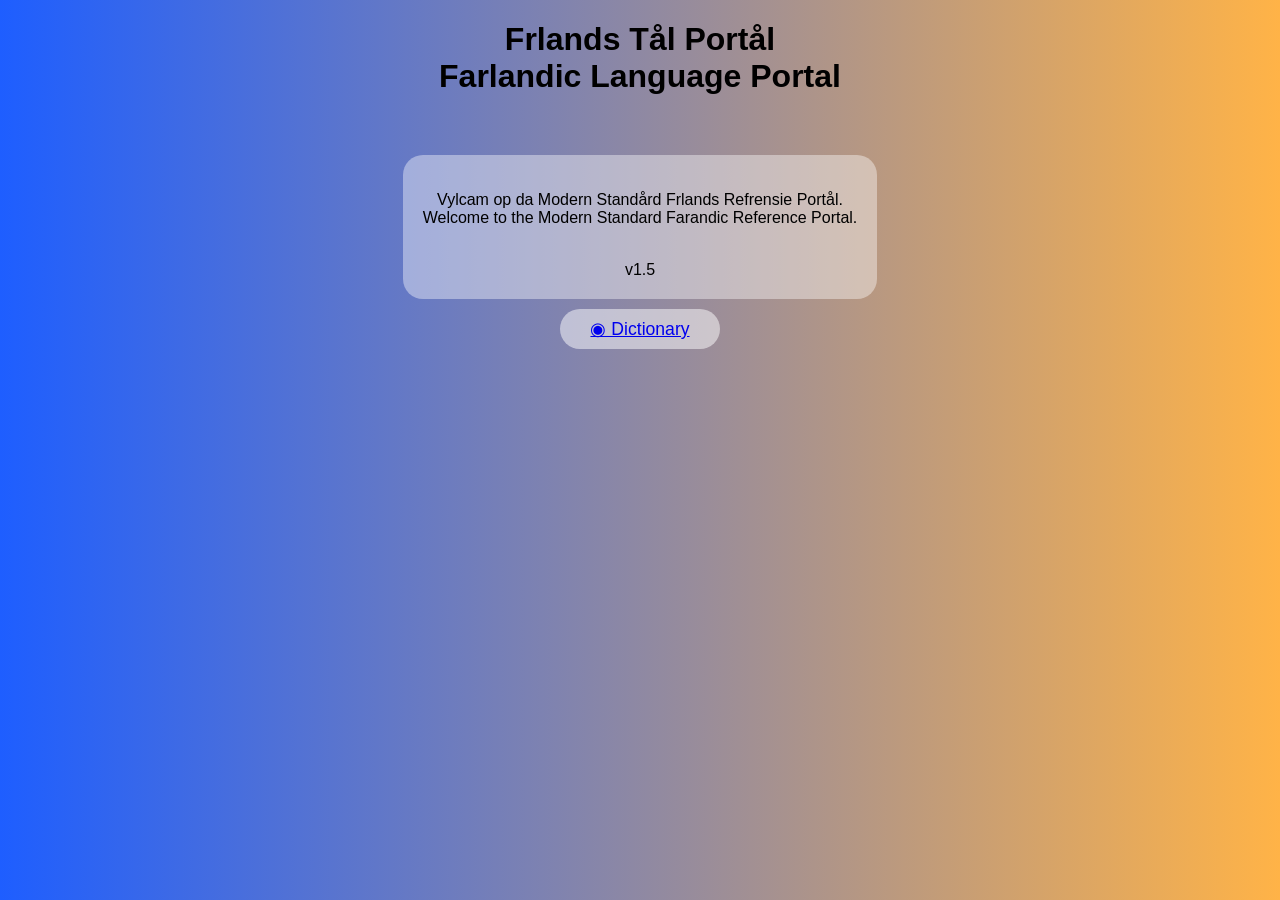
<file: index.html>
<!DOCTYPE html>
<html>
<head>
  <title>Farlandic</title>
  <link rel="stylesheet" href="style.css">
</head>

<body>
  <h1>Frlands Tål Portål<br> Farlandic Language Portal</h1><br>
  <div class="card">
  <p>Vylcam op da Modern Standård Frlands Refrensie Portål.<br>Welcome to the Modern Standard Farandic Reference Portal.</p>
<br>
v1.5
</div>
<div class="dictionary-menu">
    <a href="search.html" class="dictionary-button">
        ◉ Dictionary
    </a>
</div>

</div>

</body>
</html>
</file>
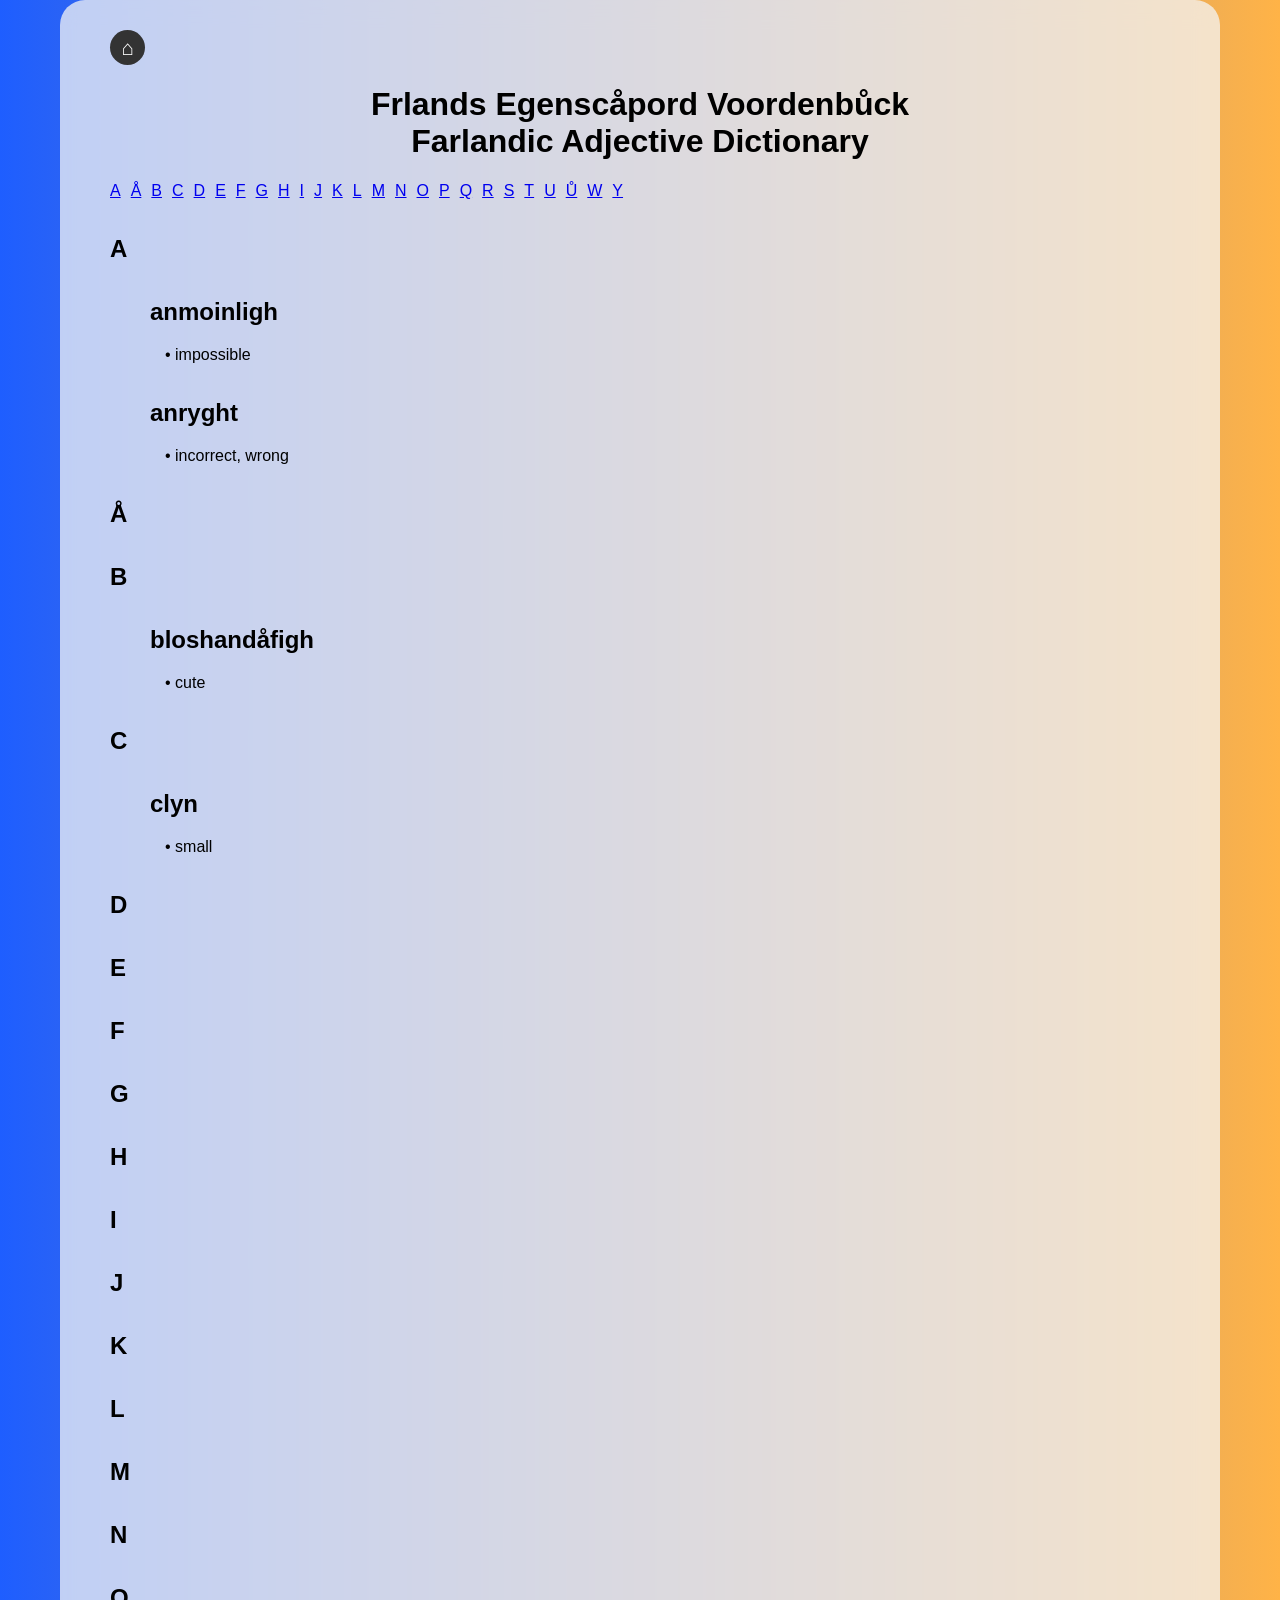
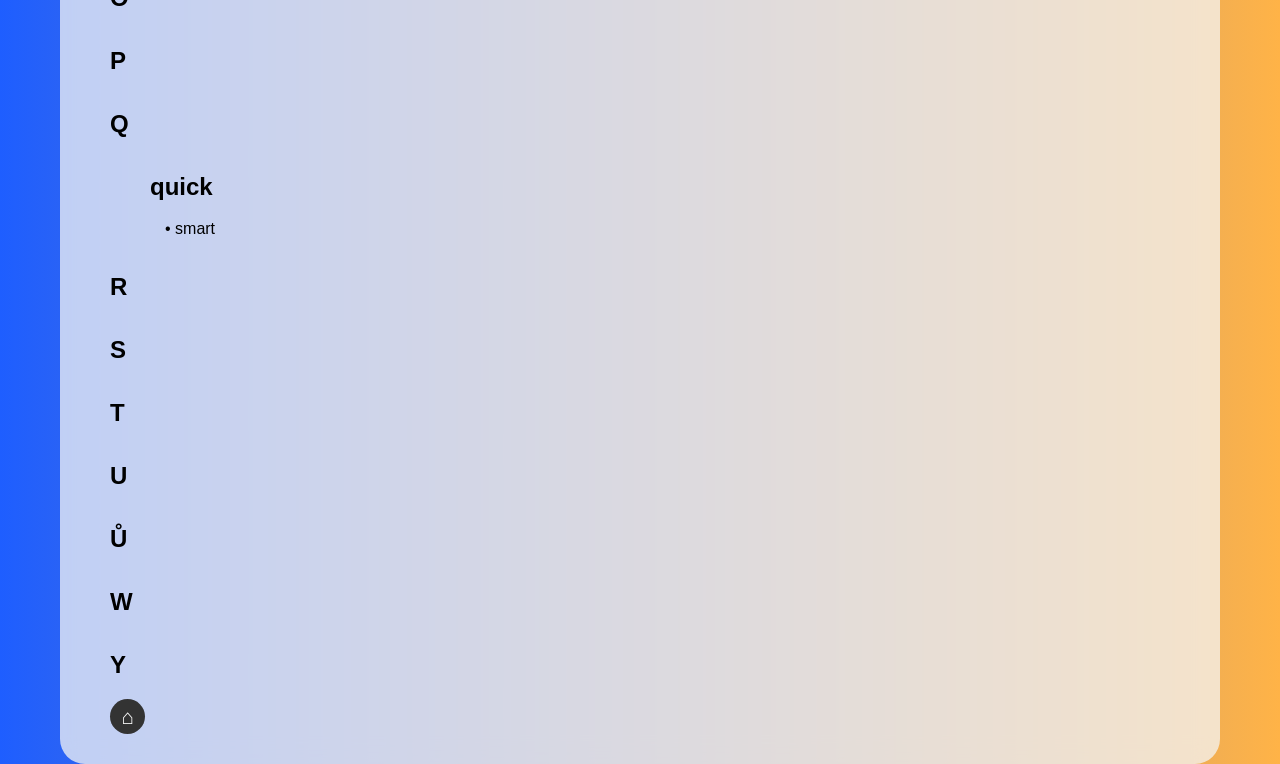
<file: adjective.html>
<!DOCTYPE html>
<html>
<head>
<title>Farlandic Adjective Dictionary</title>
<link rel="stylesheet" href="style.css">
</head>

<body id="top">

<div class="dictionary">

<div class="title-area">

<a href="index.html" class="nav-button">⌂</a>

<h1>
Frlands Egenscåpord Voordenbůck<br>
Farlandic Adjective Dictionary
</h1>

</div>


<nav class="alphabet">

<a href="#A">A</a>
<a href="#Å">Å</a>
<a href="#B">B</a>
<a href="#C">C</a>
<a href="#D">D</a>
<a href="#E">E</a>
<a href="#F">F</a>
<a href="#G">G</a>
<a href="#H">H</a>
<a href="#I">I</a>
<a href="#J">J</a>
<a href="#K">K</a>
<a href="#L">L</a>
<a href="#M">M</a>
<a href="#N">N</a>
<a href="#O">O</a>
<a href="#P">P</a>
<a href="#Q">Q</a>
<a href="#R">R</a>
<a href="#S">S</a>
<a href="#T">T</a>
<a href="#U">U</a>
<a href="#Ů">Ů</a>
<a href="#W">W</a>
<a href="#Y">Y</a>

</nav>

<h2 id="A">A</h2>
<div class="entry" id="aA001">

    <h2 class="word">
        anmoinligh
        <span class="ipa">[ʔɐ̃ŋˈmɔ̃ɪ̃ɲ.ʎɪj]</span>
    </h2>

    <p class="meaning">• impossible</p>

</div>
<div class="entry" id="aA002">

    <h2 class="word">
        anryght
        <span class="ipa">[ʔɐ̃ɳˈɻaɪʔ]</span>
    </h2>

    <p class="meaning">• incorrect, wrong</p>

</div>
<h2 id="Å">Å</h2>

<h2 id="B">B</h2>
<div class="entry" id="aB001">

    <h2 class="word">
        bloshandåfigh
        <span class="ipa">[ˈblɔsˌɦɐ̤̃n.dɒ.fɪj]</span>
    </h2>

    <p class="meaning">• cute</p>

</div>

<h2 id="C">C</h2>
<div class="entry" id="aC001">

    <h2 class="word">
        clyn
        <span class="ipa">[ˈkl̥ãŋ]</span>
    </h2>

    <p class="meaning">• small</p>

</div>

<h2 id="D">D</h2>

<h2 id="E">E</h2>

<h2 id="F">F</h2>

<h2 id="G">G</h2>

<h2 id="H">H</h2>

<h2 id="I">I</h2>

<h2 id="J">J</h2>

<h2 id="K">K</h2>

<h2 id="L">L</h2>

<h2 id="M">M</h2>

<h2 id="N">N</h2>

<h2 id="O">O</h2>

<h2 id="P">P</h2>

<h2 id="Q">Q</h2>
<div class="entry" id="aQ001">

    <h2 class="word">
        quick
        <span class="ipa">[kfɪk]</span>
    </h2>

    <p class="meaning">• smart</p>

</div>

<h2 id="R">R</h2>

<h2 id="S">S</h2>

<h2 id="T">T</h2>

<h2 id="U">U</h2>

<h2 id="Ů">Ů</h2>

<h2 id="W">W</h2>

<h2 id="Y">Y</h2>

<a href="#top" class="nav-button top-button">⌂</a>

</body>
</html>
</file>
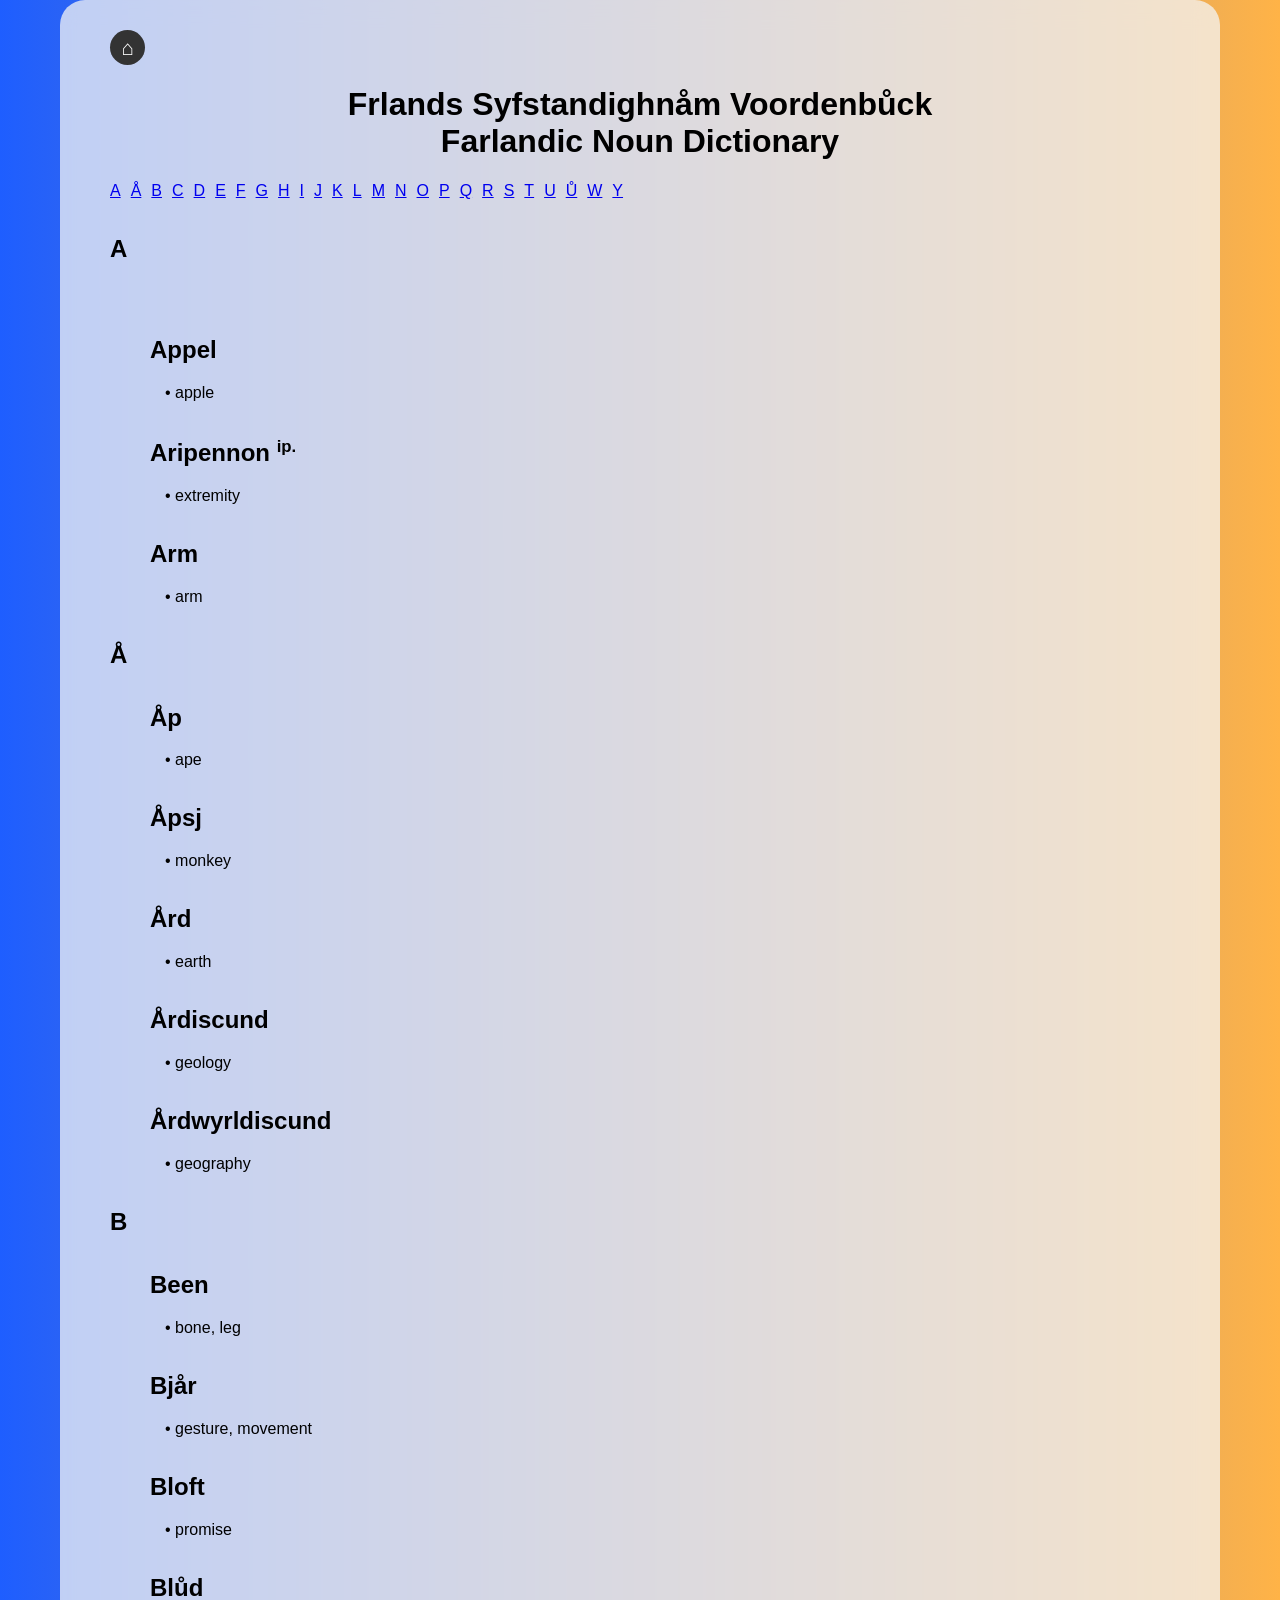
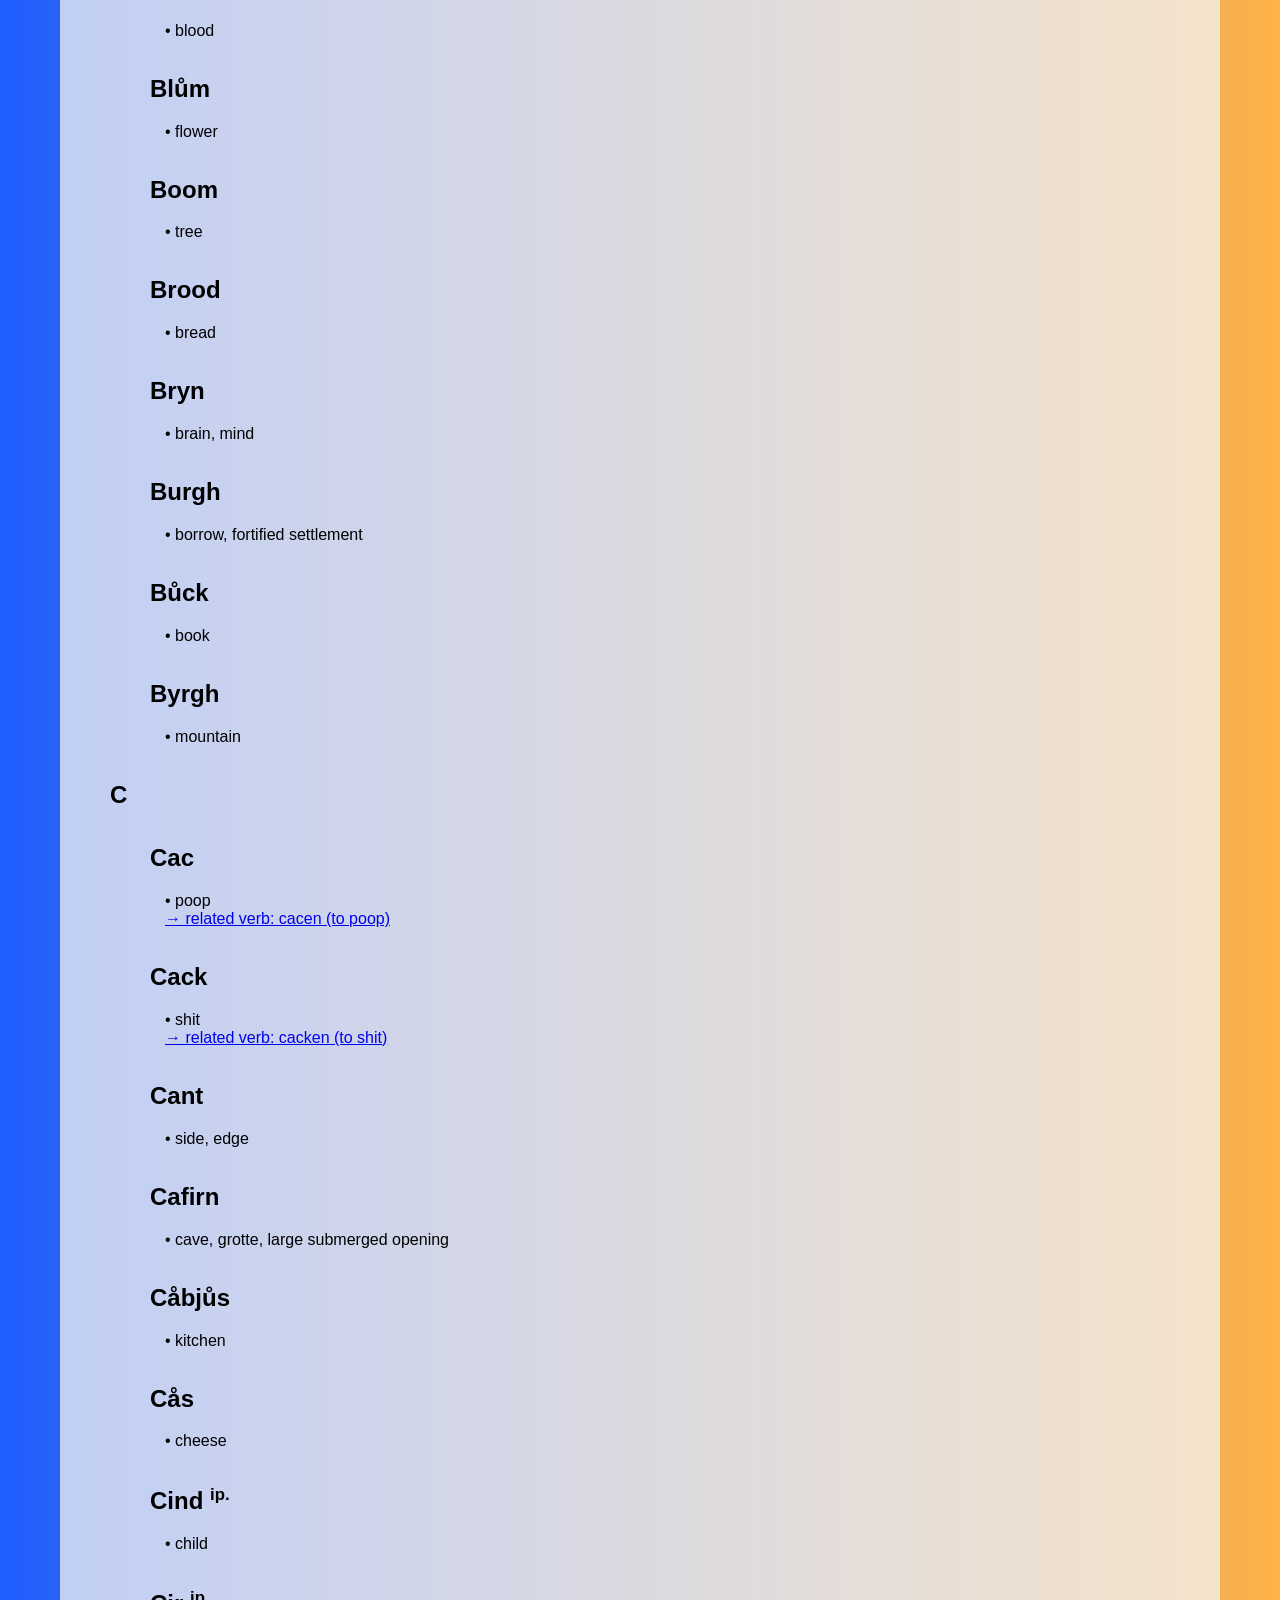
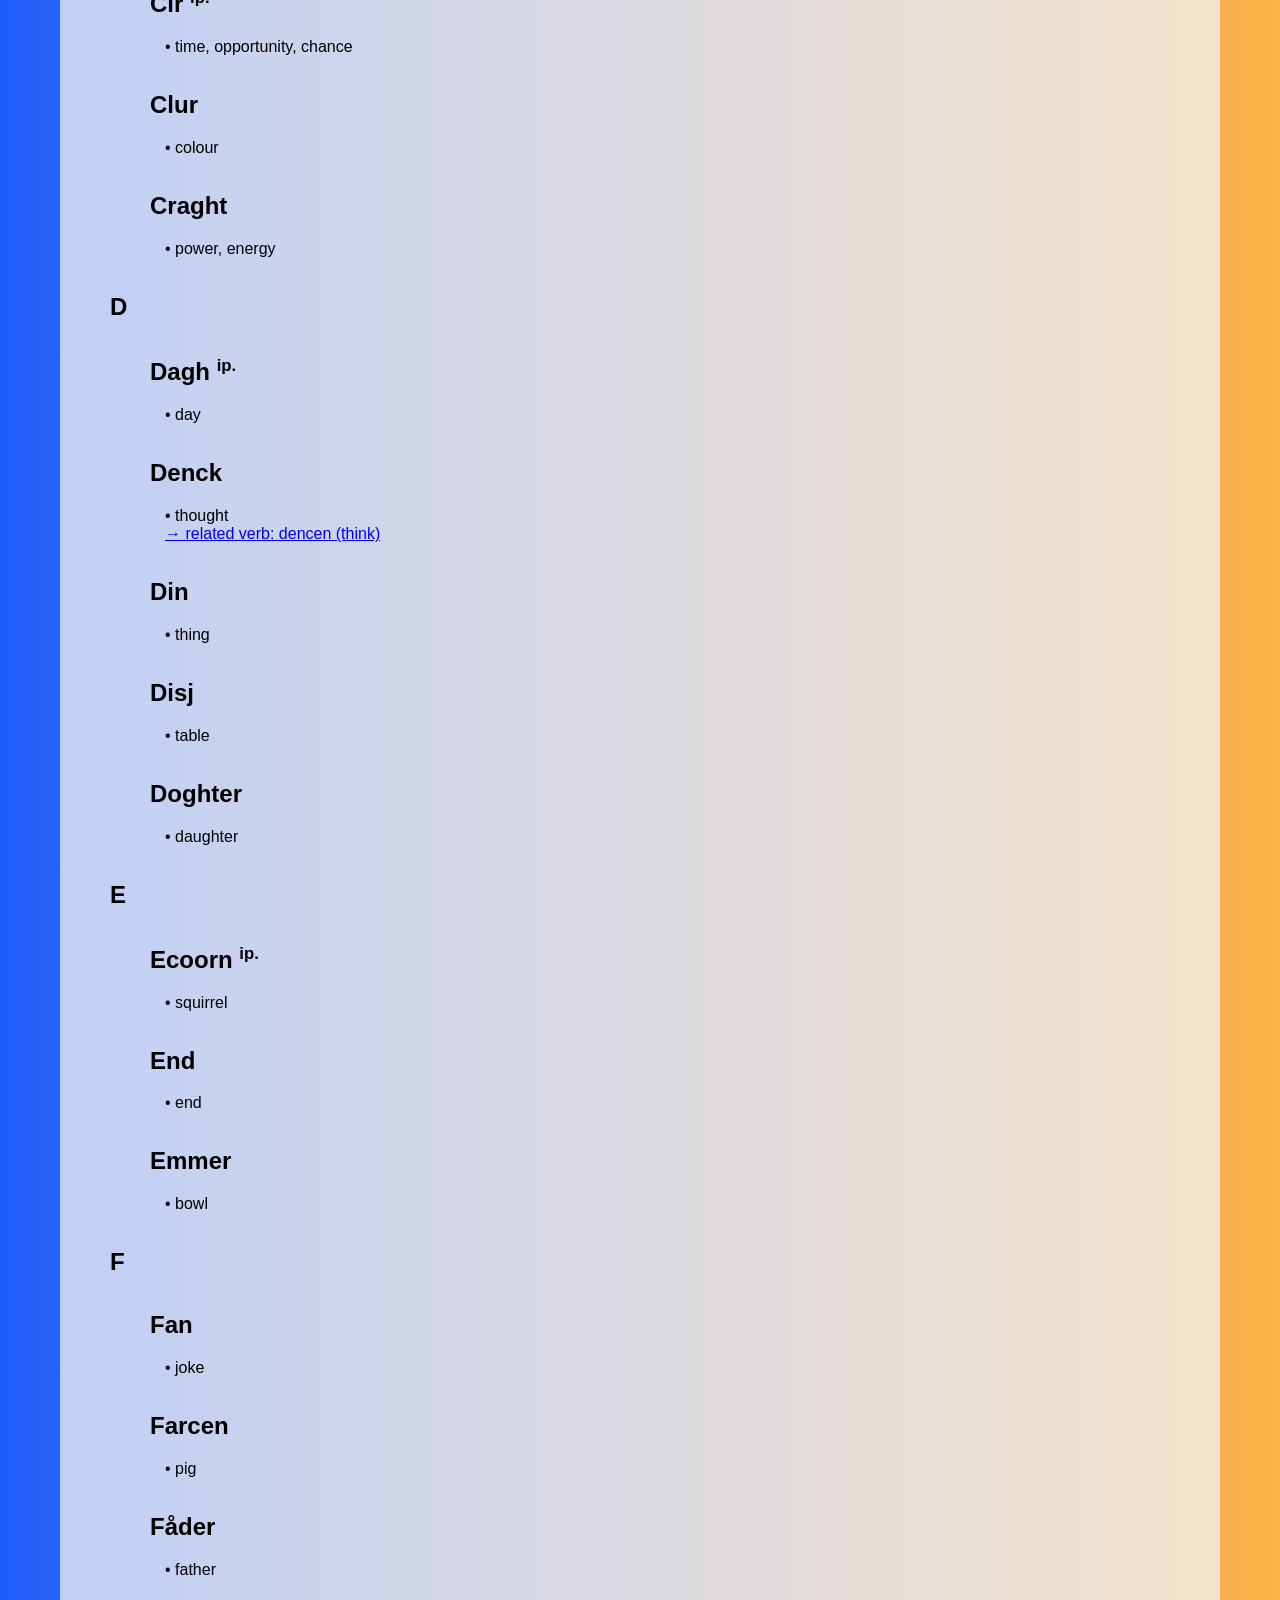
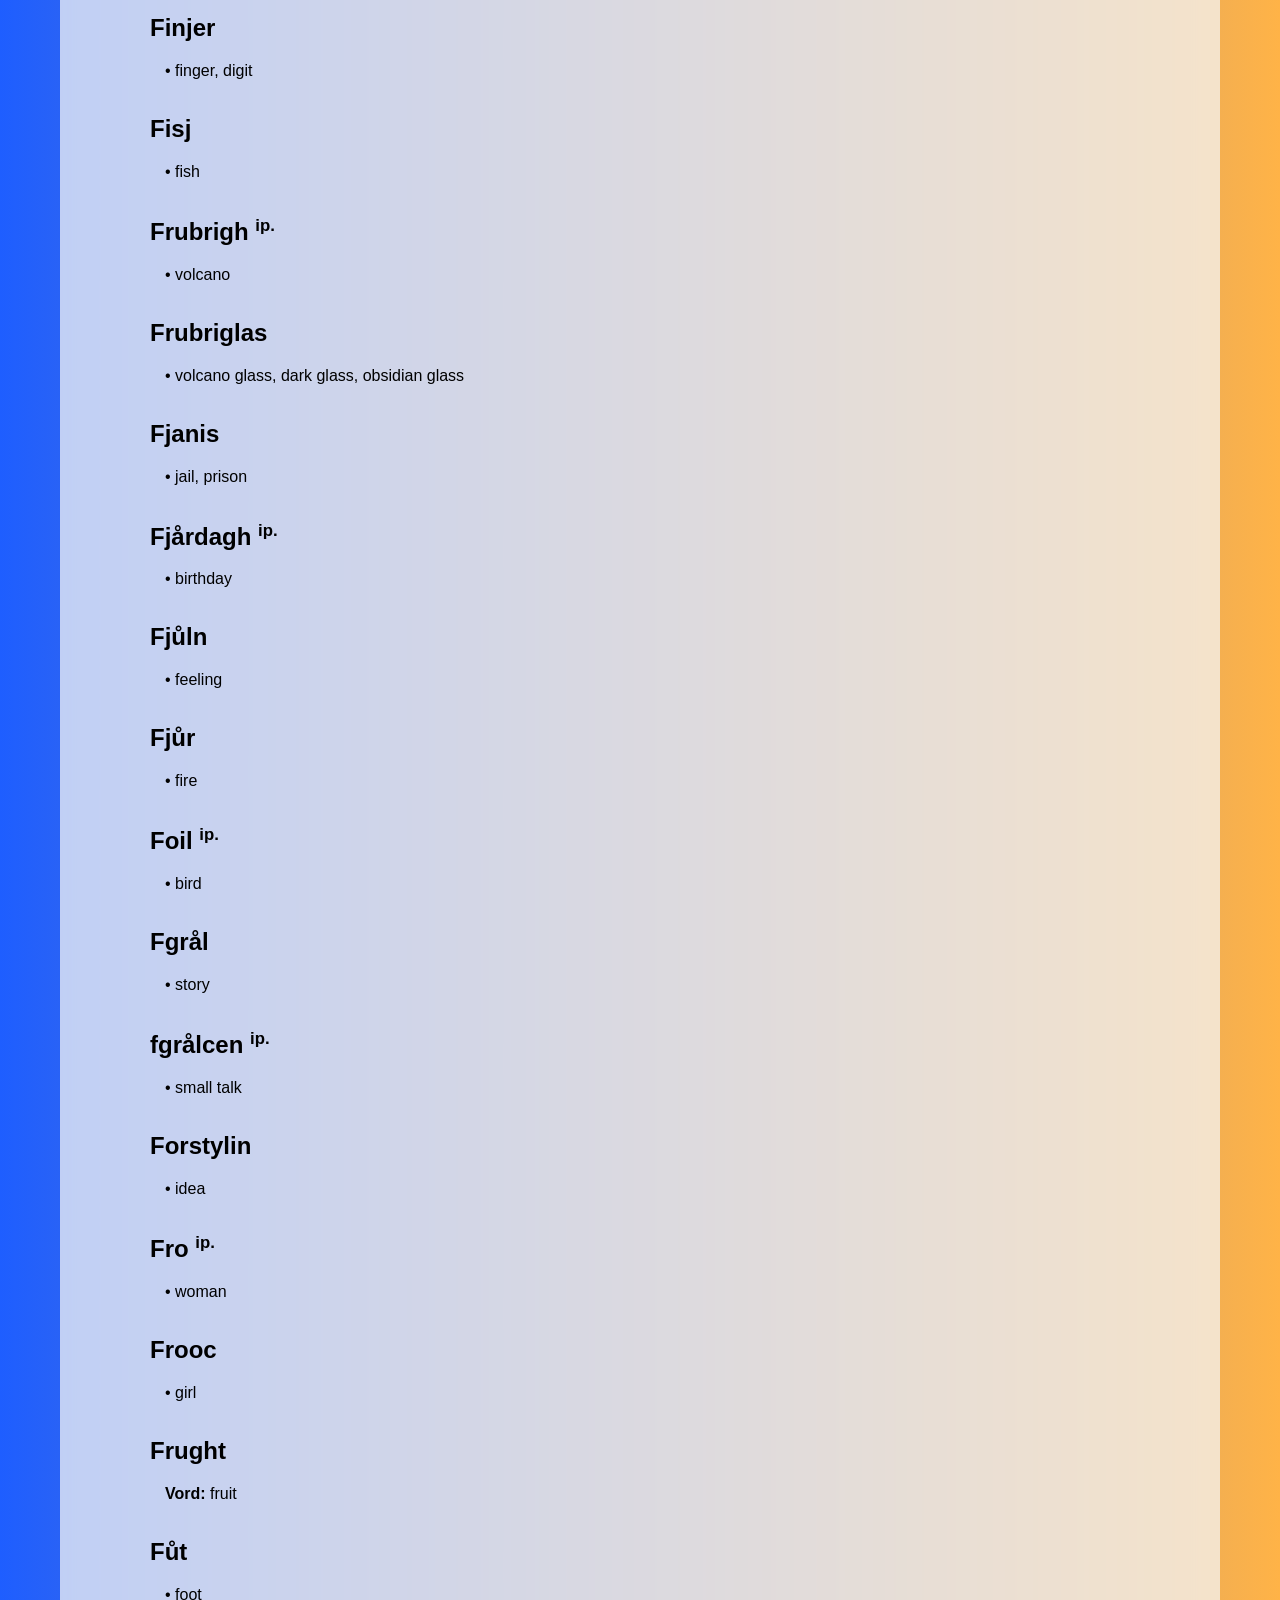
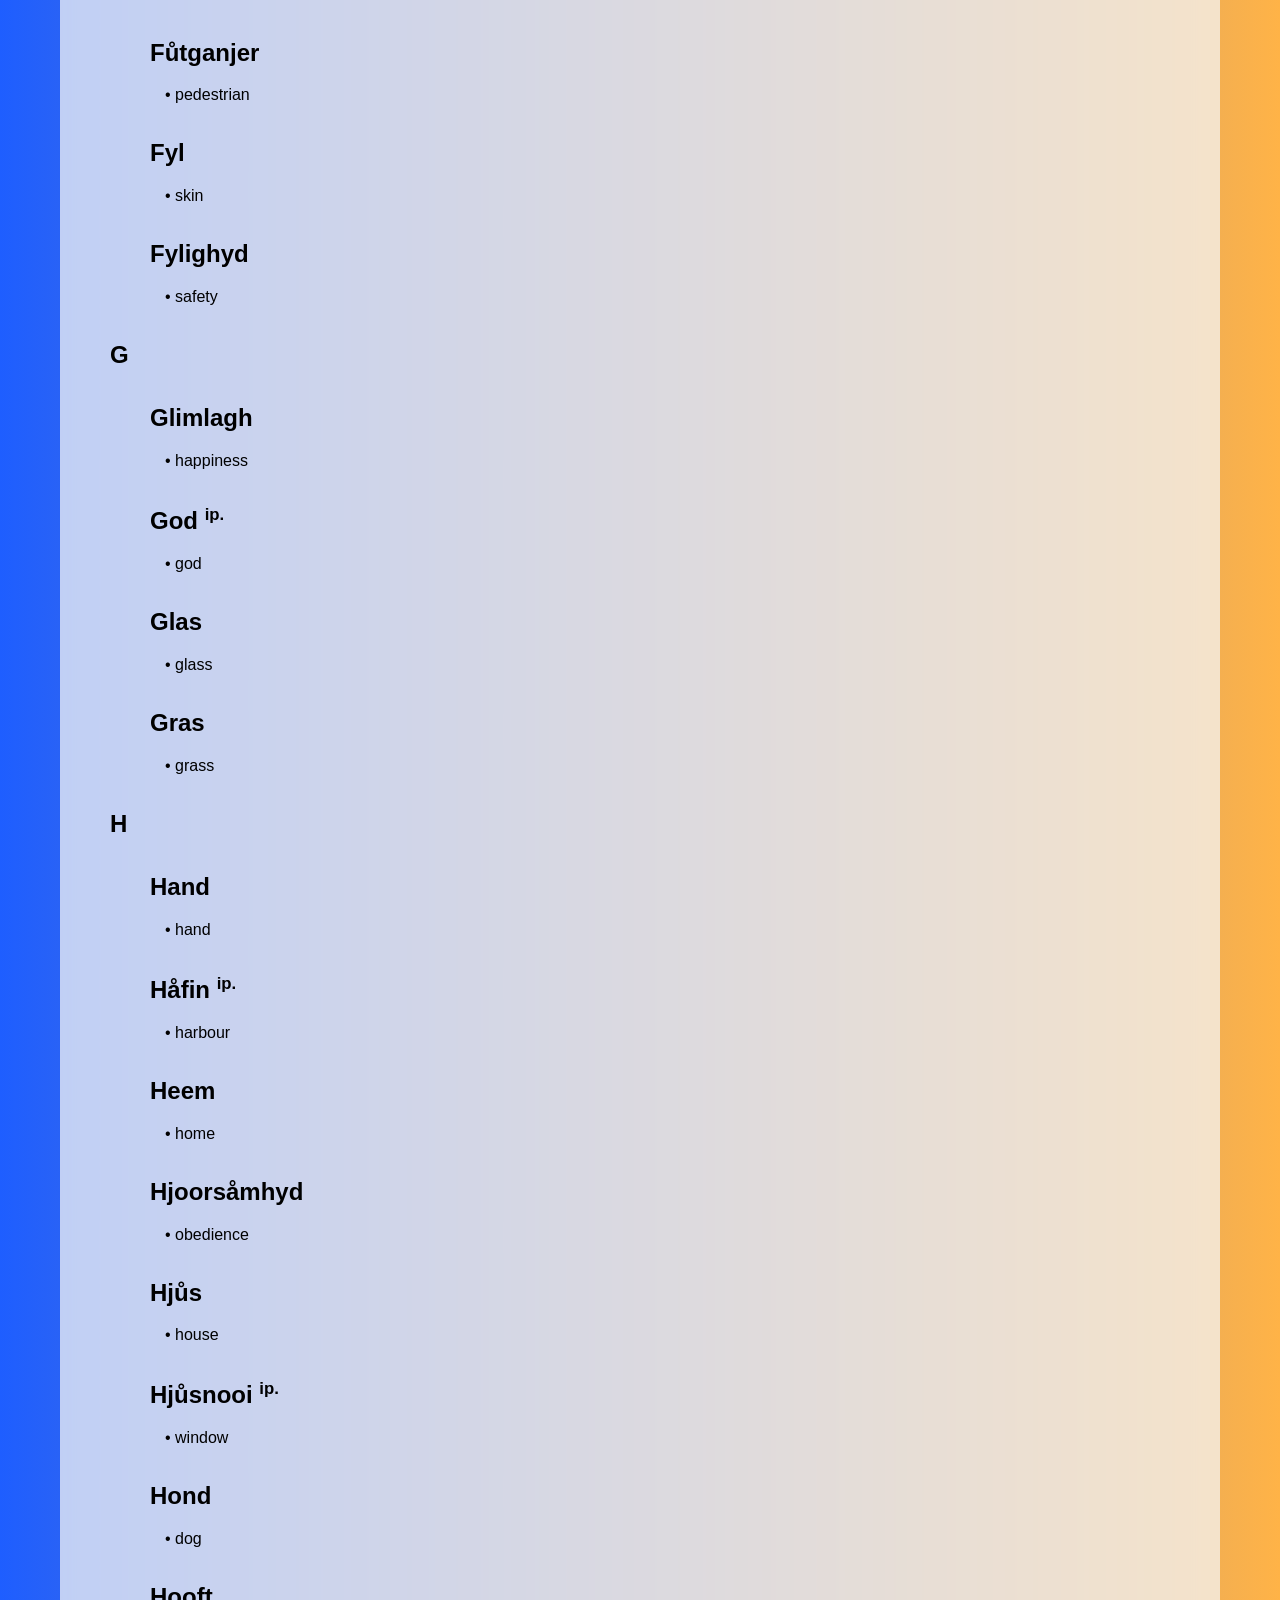
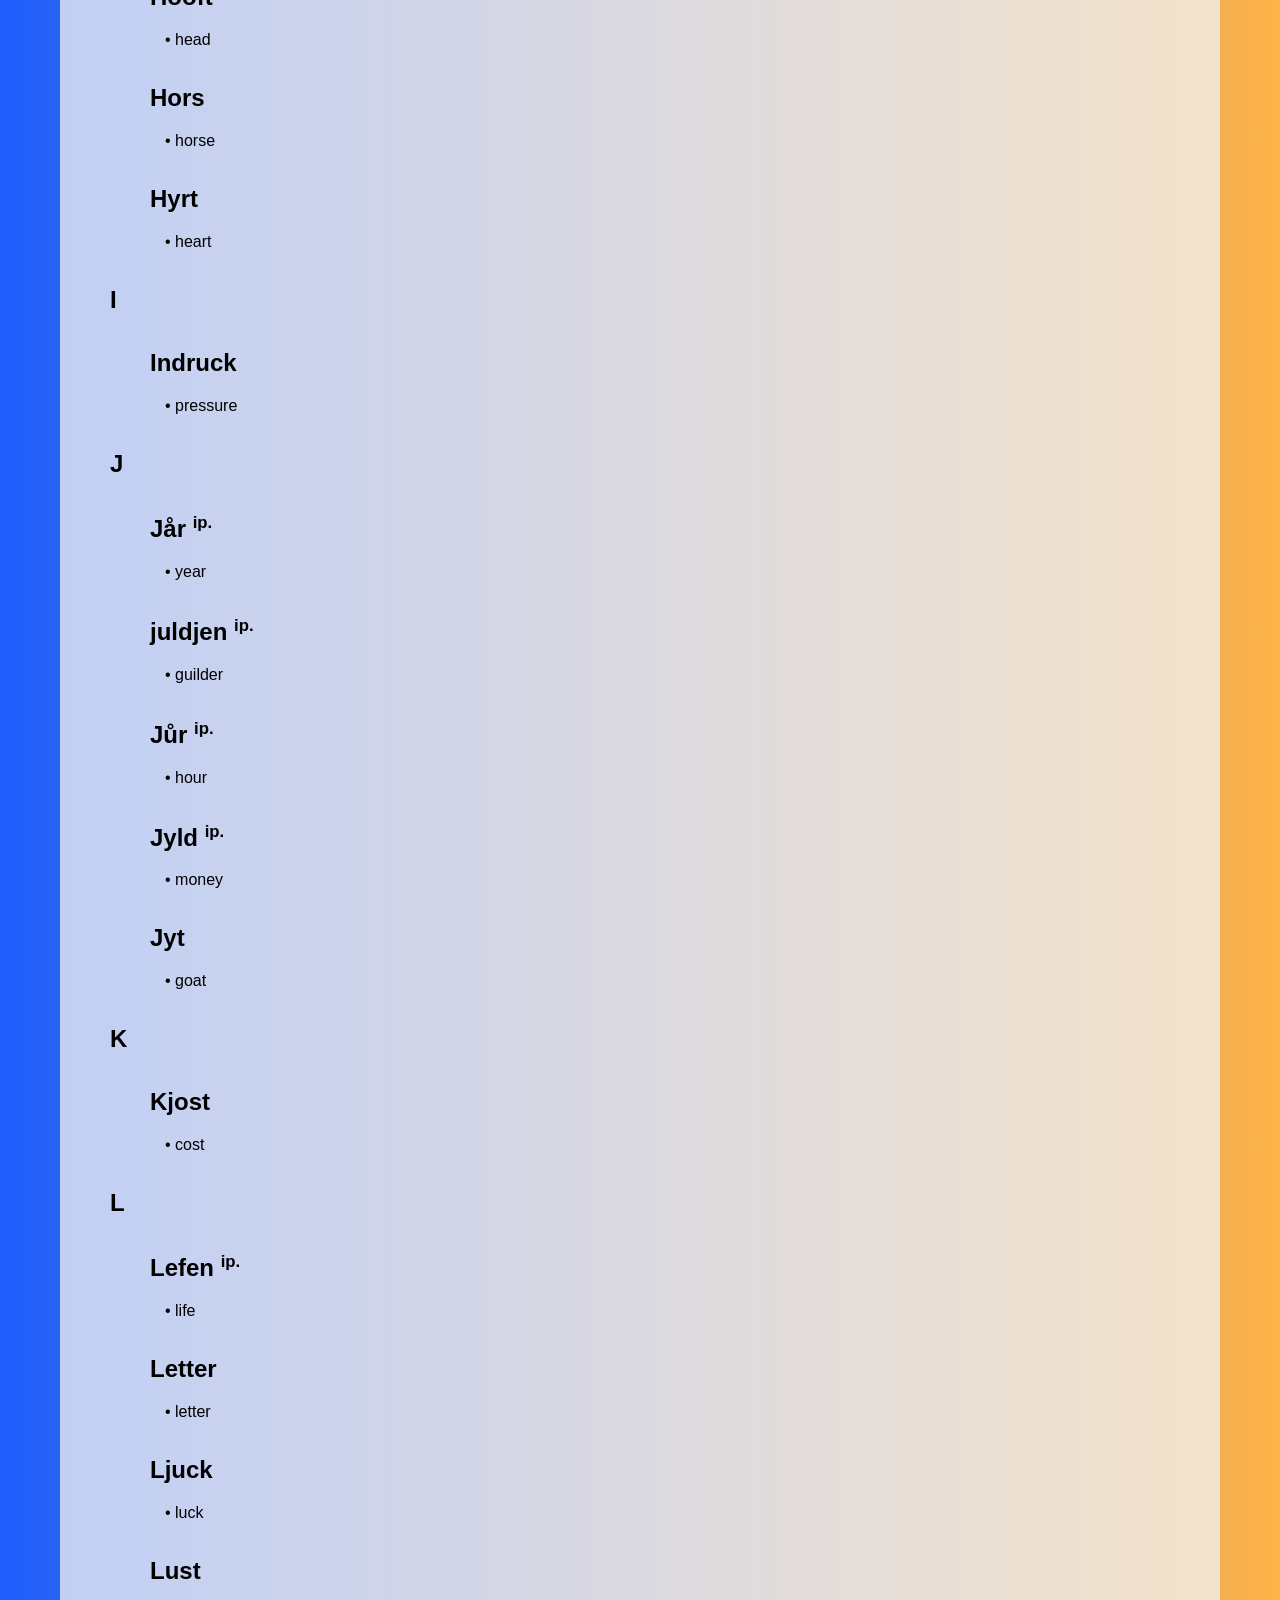
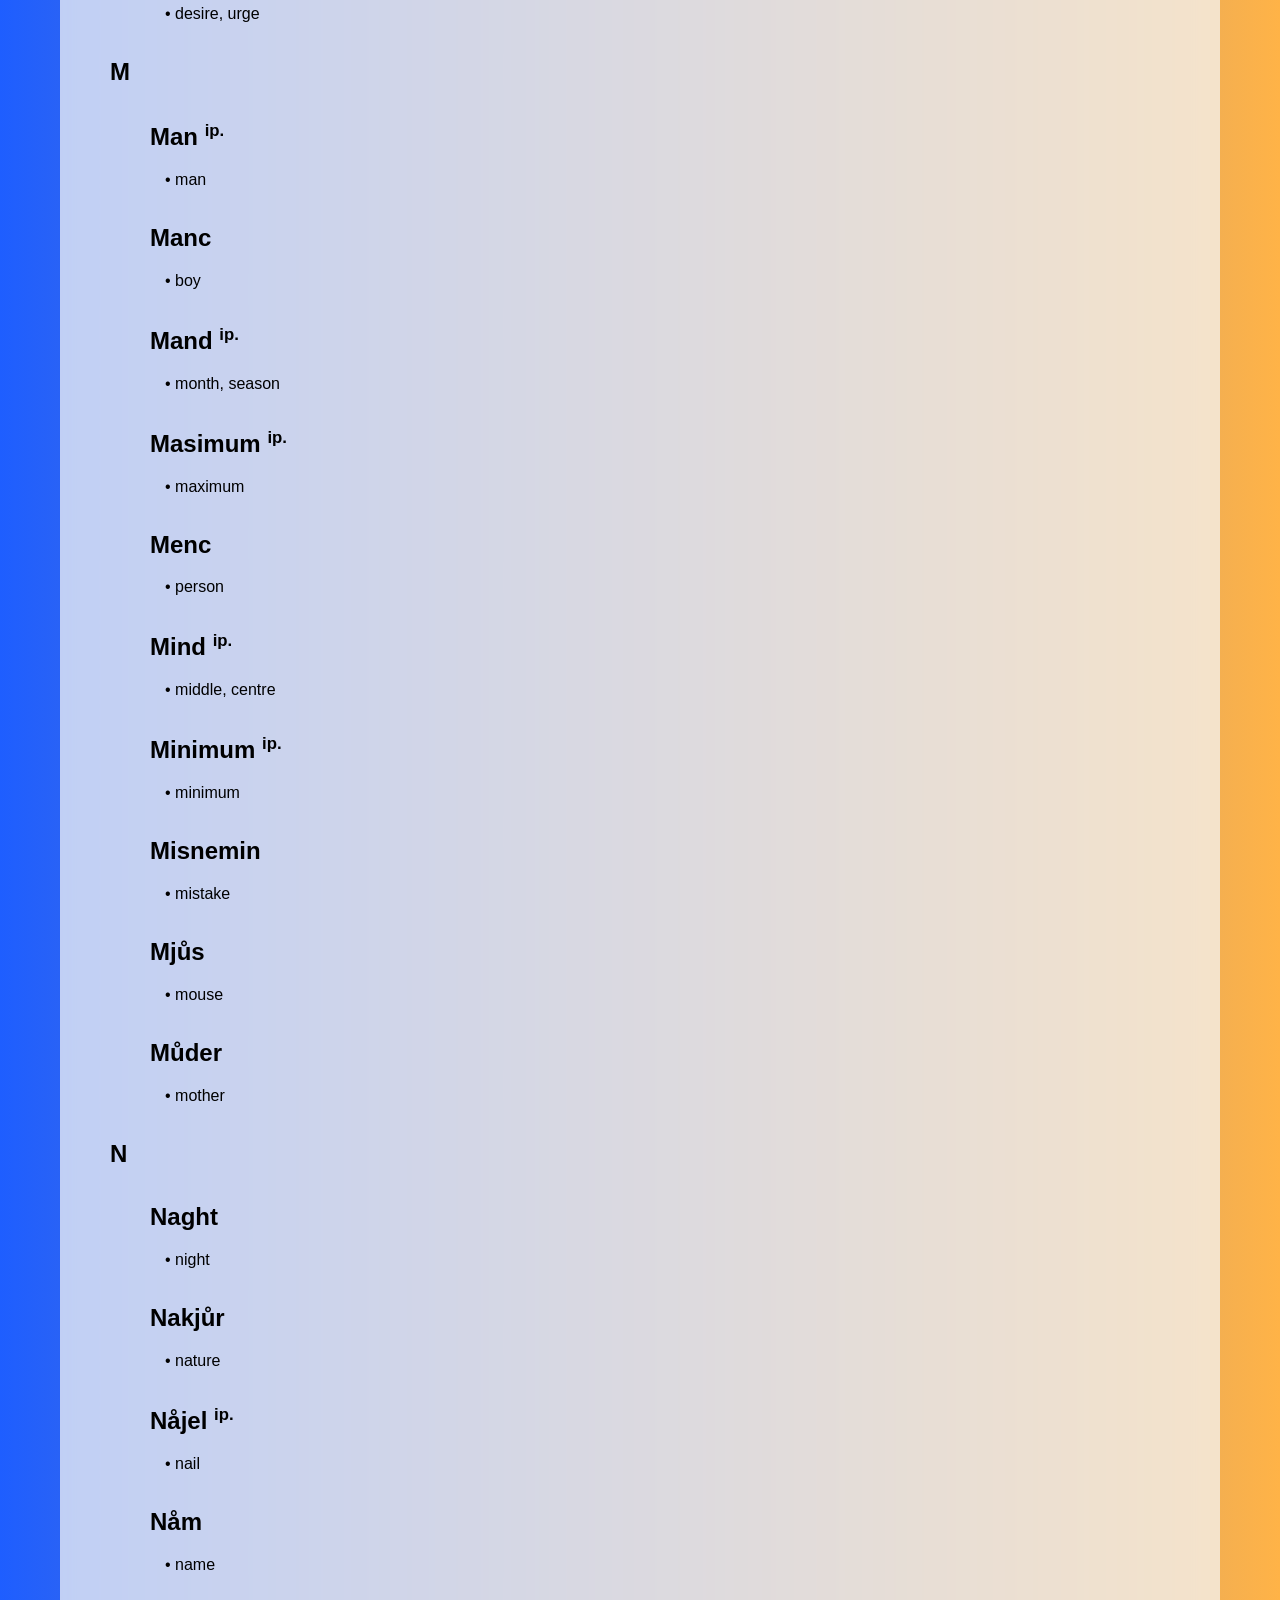
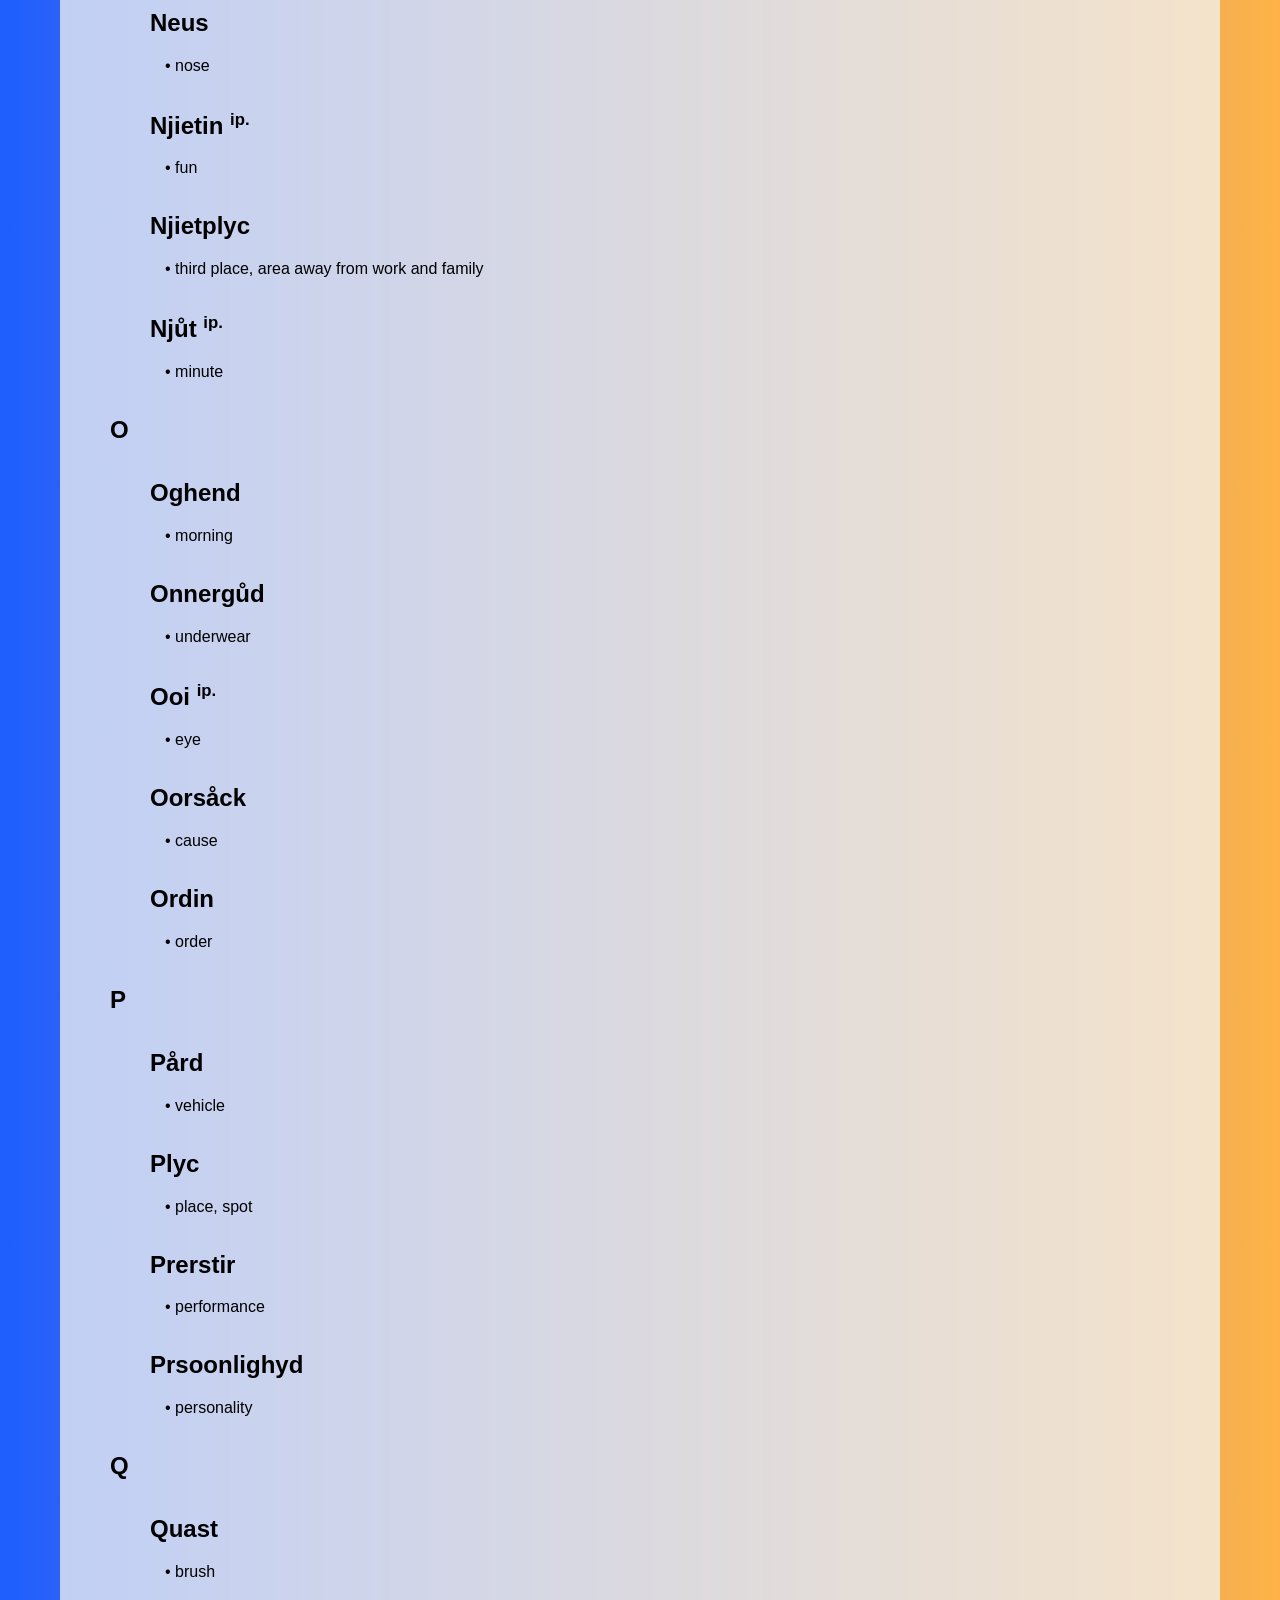
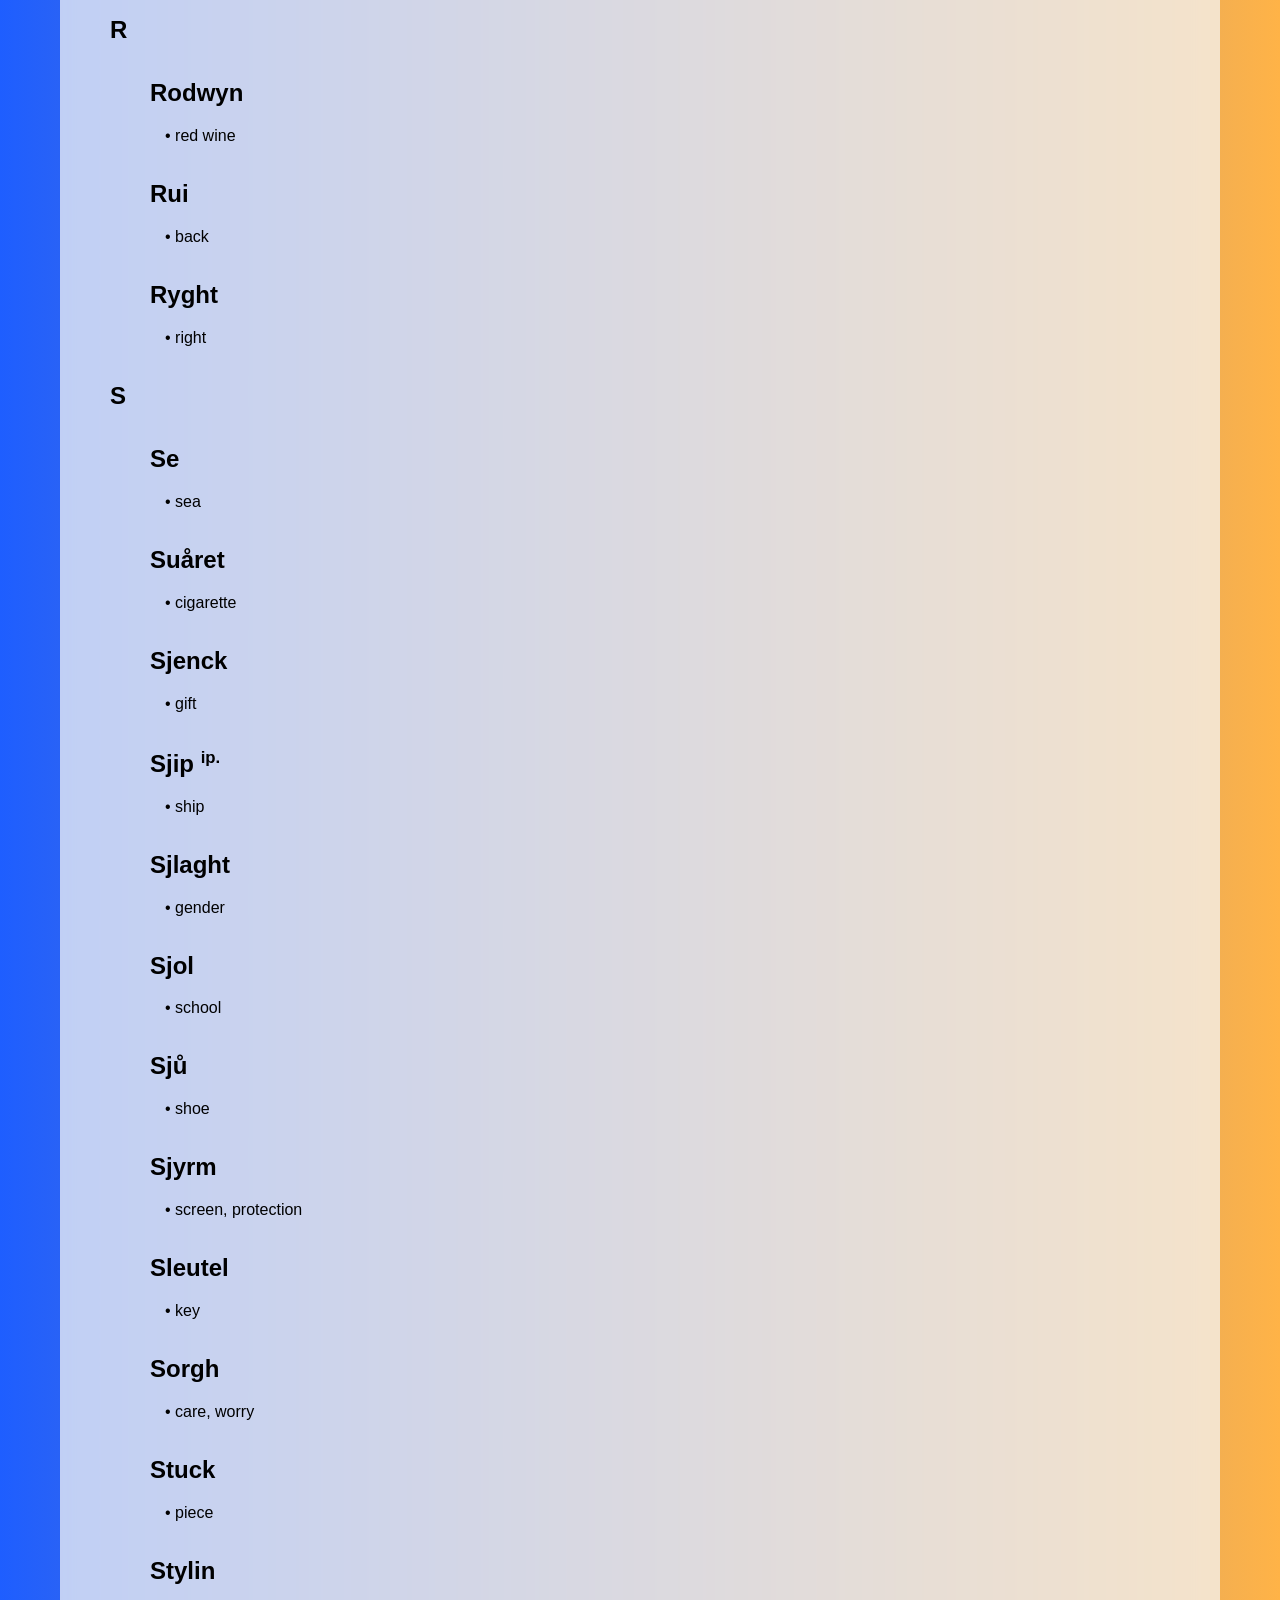
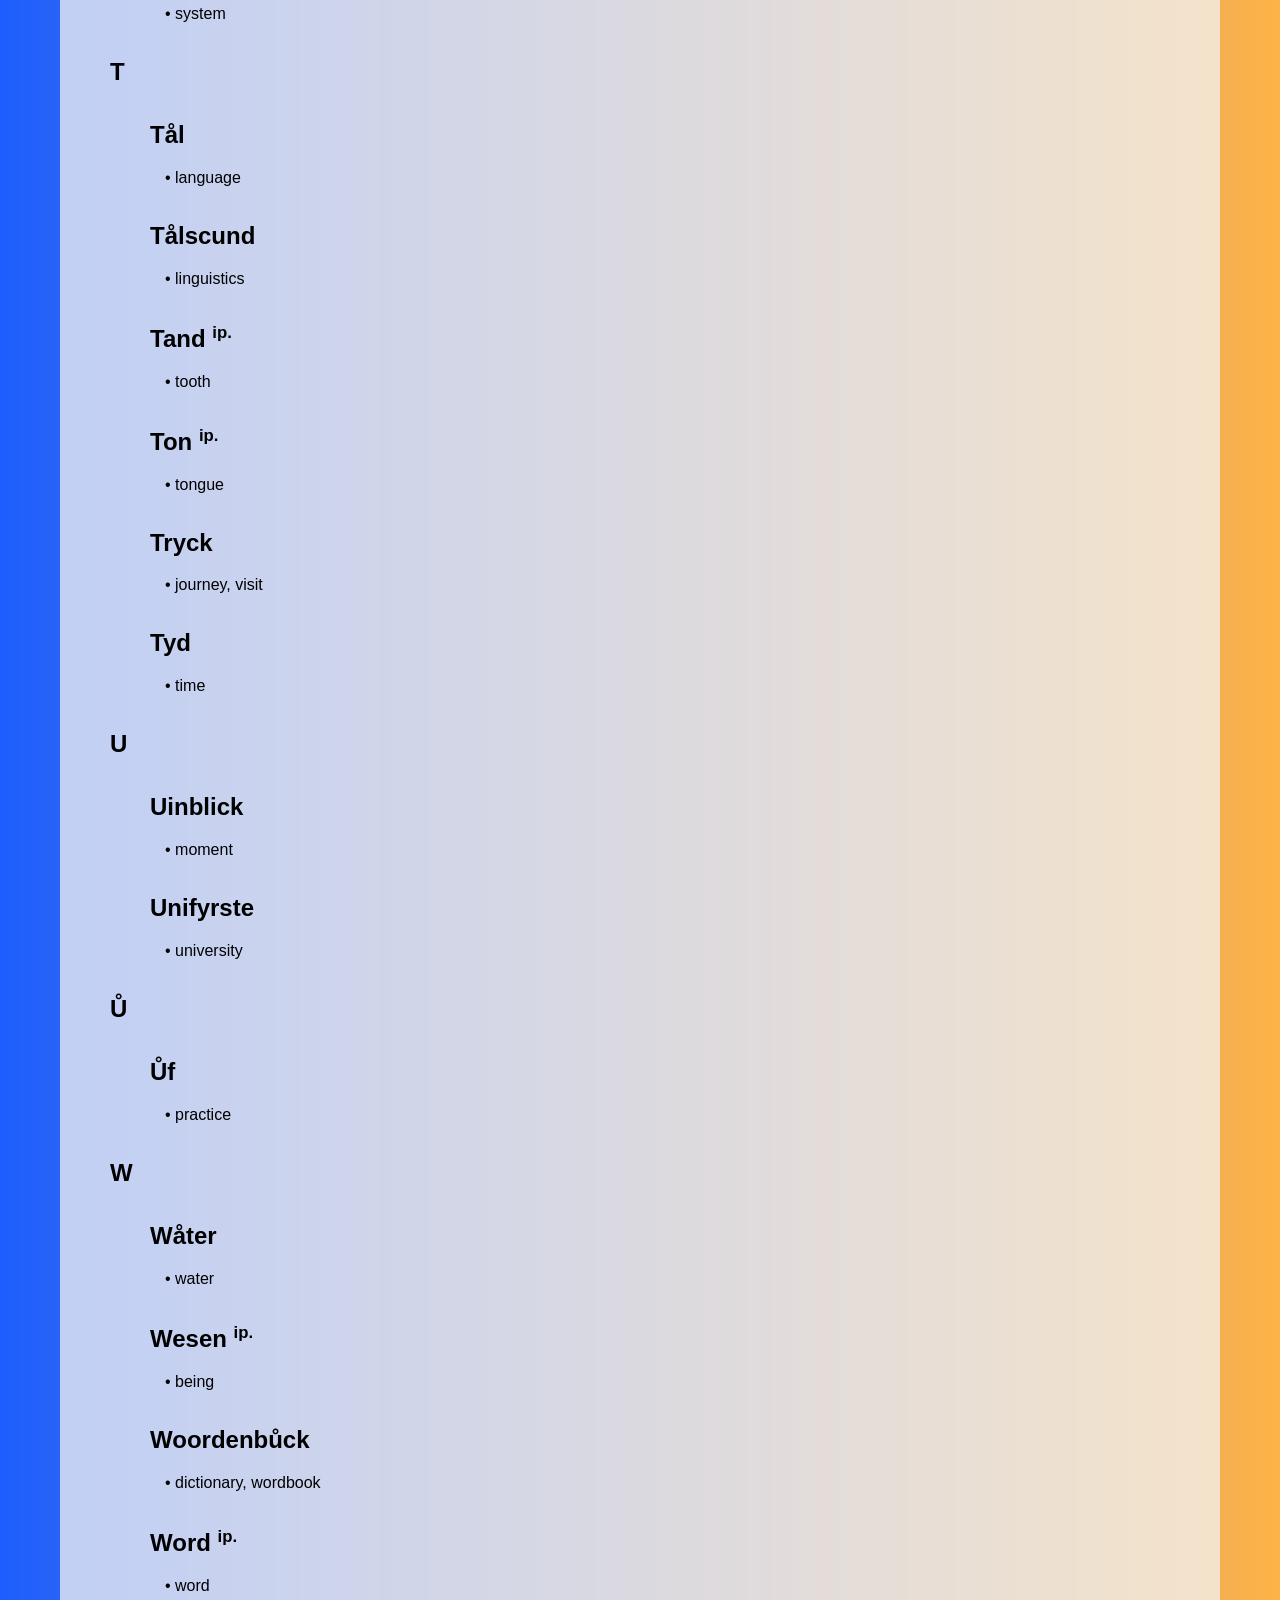
<file: dictionary.html>
<!DOCTYPE html>
<html>
<head>
    <title>Farlandic Dictionary</title>
    <link rel="stylesheet" href="style.css">
</head>

<body id="top">

<div class="dictionary">

<div class="title-area">
    <a href="index.html" class="nav-button">⌂</a>

    <h1>
        Frlands Syfstandighnåm Voordenbůck<br>
        Farlandic Noun Dictionary
    </h1>
</div>


<nav class="alphabet">
    <a href="#A">A</a>
    <a href="#Å">Å</a>
    <a href="#B">B</a>
    <a href="#C">C</a>
    <a href="#D">D</a>
    <a href="#E">E</a>
    <a href="#F">F</a>
    <a href="#G">G</a>
    <a href="#H">H</a>
    <a href="#I">I</a>
    <a href="#J">J</a>
    <a href="#K">K</a>
    <a href="#L">L</a>
    <a href="#M">M</a>
    <a href="#N">N</a>
    <a href="#O">O</a>
    <a href="#P">P</a>
    <a href="#Q">Q</a>
    <a href="#R">R</a>
    <a href="#S">S</a>
    <a href="#T">T</a>
    <a href="#U">U</a>
	<a href="#Ů">Ů</a>
    <a href="#W">W</a>
    <a href="#Y">Y</a>
</nav>


<h2 id="A">A</h2>
<br>
<div class="entry" id="nA001">
    <h2 class="word">
        Appel <span class="ipa">[ˈʔɐ.pɔ]</span>
    </h2>

    <p class="meaning">• apple</p>
</div>

<div class="entry" id="nA003">
    <h2 class="word">
        Aripennon <span class="plural-info">ip.
            <span class="plural-popup">
                <strong>Plural:</strong> Aripenna<br>
                <strong>IPA:</strong> [ʔɐ.ɻɪˈpʰɛ̃.nɐ]
            </span>
        </span>
        <span class="ipa">[ʔɐ.ɻɪˈpʰɛ̃.nɔ̃ŋ]</span>
    </h2>
    <p class="meaning">• extremity</p>
</div>

<div class="entry" id="nA002">
    <h2 class="word">
        Arm <span class="ipa">[ˈʔɒˑm]</span>
    </h2>

    <p class="meaning">• arm</p>
</div>
<h2 id="Å">Å</h2>

<div class="entry" id="nÅ004">
    <h2 class="word">
        Åp <span class="ipa">[ˈʔɒp]</span>
    </h2>
    <p class="meaning">• ape</p>
</div>

<div class="entry" id="nÅ005">
    <h2 class="word">
        Åpsj <span class="ipa">[ˈʔɒpɕ]</span>
    </h2>
    <p class="meaning">• monkey</p>
</div>

<div class="entry" id="nÅ001">
    <h2 class="word">
        Ård <span class="ipa">[ˈʔɒɘʔ]</span>
    </h2>
    <p class="meaning">• earth</p>
</div>
<div class="entry" id="nÅ002">
    <h2 class="word">
        Årdiscund <span class="ipa">[ˈʔɒ.ɖɪɕ.tɕʏ̃ˑʔ]</span>
    </h2>

    <p class="meaning">• geology</p>
</div>

<div class="entry" id="nÅ003">
    <h2 class="word">
        Årdwyrldiscund <span class="ipa">[ˈʔɒɖˌvaɭ.ɖɪɕ.tɕʏ̃ˑʔ]</span>
    </h2>

    <p class="meaning">• geography</p>
</div>
<h2 id="B">B</h2>
<div class="entry" id="nB001">
    <h2 class="word">
        Been <span class="ipa">[ˈbẽɪ̃ɲ]</span>
    </h2>
    <p class="meaning">• bone, leg</p>
</div>

<div class="entry" id="nB002">
    <h2 class="word">
        Bjår <span class="ipa">[ˈbjɒɘ]</span>
    </h2>
    <p class="meaning">• gesture, movement</p>
</div>

<div class="entry" id="nB003">
    <h2 class="word">
        Bloft <span class="ipa">[ˈblɔf(t)]</span>
    </h2>
    <p class="meaning">• promise</p>
</div>

<div class="entry" id="nB004">
    <h2 class="word">
        Blůd <span class="ipa">[ˈblɯʔ]</span>
    </h2>
    <p class="meaning">• blood</p>
</div>

<div class="entry" id="nB005">
    <h2 class="word">
        Blům <span class="ipa">[ˈblɯ̃m]</span>
    </h2>
    <p class="meaning">• flower</p>
</div>

<div class="entry" id="nB006">
    <h2 class="word">
        Boom <span class="ipa">[ˈbõʊ̃m]</span>
    </h2>
    <p class="meaning">• tree</p>
</div>

<div class="entry" id="nB007">
    <h2 class="word">
        Brood <span class="ipa">[bɻoʊʔ]</span>
    </h2>
    <p class="meaning">• bread</p>
</div>

<div class="entry" id="nB008">
    <h2 class="word">
        Bryn <span class="ipa">[ˈbɻãŋ]</span>
    </h2>
    <p class="meaning">• brain, mind</p>
</div>

<div class="entry" id="nB009">
    <h2 class="word">
        Burgh <span class="ipa">[ˈbʏ.ɻʏɥ]</span>
    </h2>
    <p class="meaning">• borrow, fortified settlement</p>
</div>

<div class="entry" id="nB010">
    <h2 class="word">
        Bůck <span class="ipa">[ˈbɯk]</span>
    </h2>
    <p class="meaning">• book</p>
</div>

<div class="entry" id="nB011">
    <h2 class="word">
        Byrgh <span class="ipa">[ˈba.ɻeɪ]</span>
    </h2>
    <p class="meaning">• mountain</p>
</div>
<h2 id="C">C</h2>

<div class="entry" id="nC001">
    <h2 class="word">
        Cac <span class="ipa">[ˈkʰɐtɕ]</span>
    </h2>

    <p class="meaning">
        • poop
        <br>
        <a href="verbuary.html#vC001">→ related verb: cacen (to poop)</a>
    </p>
</div>


<div class="entry" id="nC002">
    <h2 class="word">
        Cack <span class="ipa">[ˈkʰɐk]</span>
    </h2>

    <p class="meaning">
        • shit
        <br>
        <a href="verbuary.html#vC002">→ related verb: cacken (to shit)</a>
    </p>
</div>
<div class="entry" id="nC003">
    <h2 class="word">
        Cant <span class="ipa">[ˈkʰɒ̃ˑʔ]</span>
    </h2>
    <p class="meaning">• side, edge</p>
</div>

<div class="entry" id="nC004">
    <h2 class="word">
        Cafirn <span class="ipa">[ˈkʰɐ.vɪɳ]</span>
    </h2>
    <p class="meaning">• cave, grotte, large submerged opening</p>
</div>

<div class="entry" id="nC010">
    <h2 class="word">
        Cåbjůs <span class="ipa">[ˈkʰɒ.bjɯs]</span>
    </h2>
    <p class="meaning">• kitchen</p>
</div>

<div class="entry" id="nC005">
    <h2 class="word">
        Cås <span class="ipa">[ˈkʰɒs]</span>
    </h2>
    <p class="meaning">• cheese</p>
</div>

<div class="entry" id="nC006">
    <h2 class="word">
        Cind <span class="plural-info">ip.
            <span class="plural-popup">
                <strong>Plural:</strong> cindern<br>
                <strong>IPA:</strong> [ˈtɕɪ̃ɳ.ɖɘ̃ɳ]
            </span>
        </span>
        <span class="ipa">[ˈtɕɪ̃ˑʔ]</span>
    </h2>
    <p class="meaning">• child</p>
</div>

<div class="entry" id="nC007">
    <h2 class="word">
        Cir <span class="plural-info">ip.
            <span class="plural-popup">
                <strong>Plural:</strong> cir<br>
                <strong>IPA:</strong> [ˈtɕɪɘ]
            </span>
        </span>
        <span class="ipa">[ˈtɕɪɘ]</span>
    </h2>
    <p class="meaning">• time, opportunity, chance</p>
</div>

<div class="entry" id="nC008">
    <h2 class="word">
        Clur <span class="ipa">[ˈkl̥ʏɘ]</span>
    </h2>
    <p class="meaning">• colour</p>
</div>

<div class="entry" id="nC009">
    <h2 class="word">
        Craght <span class="ipa">[ˈkʰɻ̥ɐɘʔ]</span>
    </h2>
    <p class="meaning">• power, energy</p>
</div>
<h2 id="D">D</h2>
<div class="entry" id="nD001">
    <h2 class="word">
        Dagh <span class="plural-info">ip.
            <span class="plural-popup">
                <strong>Plural:</strong> dåin<br>
                <strong>IPA:</strong> [ˈdɒ̃ɪ̃ɲ]
            </span>
        </span>
        <span class="ipa">[ˈdɐɘ]</span>
    </h2>
    <p class="meaning">• day</p>
</div>

<div class="entry" id="nD002">
    <h2 class="word">
        Denck <span class="ipa">[dẽɪ̃k]</span>
    </h2>

    <p class="meaning">
        • thought
        <br>
        <a href="verbuary.html#vD001">→ related verb: dencen (think)</a>
    </p>
</div>

<div class="entry" id="nD003">
    <h2 class="word">
        Din <span class="ipa">[ˈdɪ̃ɲ]</span>
    </h2>
    <p class="meaning">• thing</p>
</div>

<div class="entry" id="nD005">
    <h2 class="word">
        Disj <span class="ipa">[ˈdɪɕ]</span>
    </h2>
    <p class="meaning">• table</p>
</div>

<div class="entry" id="nD004">
    <h2 class="word">
        Doghter <span class="ipa">[ˈdoʊ.ʈɘ]</span>
    </h2>
    <p class="meaning">• daughter</p>
</div>
<h2 id="E">E</h2>
<div class="entry" id="nE003">
    <h2 class="word">
        Ecoorn <span class="plural-info">ip.
            <span class="plural-popup">
                <strong>Plural:</strong> ecoorn<br>
                <strong>IPA:</strong> [ˈʔeɪ.kʰõʊ̃ɳ]
            </span>
        </span>
        <span class="ipa">[ˈʔeɪ.kʰõʊ̃ɳ]</span>
    </h2>
    <p class="meaning">• squirrel</p>
</div>
<div class="entry" id="nE001">
    <h2 class="word">
        End <span class="ipa">[ˈʔẽɪ̃ʔ]</span>
    </h2>
    <p class="meaning">• end</p>
</div>

<div class="entry" id="nE002">
    <h2 class="word">
        Emmer <span class="ipa">[ˈʔɛ̃.mɘ]</span>
    </h2>
    <p class="meaning">• bowl</p>
</div>

<h2 id="F">F</h2>
<div class="entry" id="nF001">
    <h2 class="word">
        Fan <span class="ipa">[ˈfɐ̃ŋ]</span>
    </h2>
    <p class="meaning">• joke</p>
</div>

<div class="entry" id="nF002">
    <h2 class="word">
        Farcen <span class="ipa">[ˈfɒˑ.tɕɲ̩]</span>
    </h2>
    <p class="meaning">• pig</p>
</div>

<div class="entry" id="nF003">
    <h2 class="word">
        Fåder <span class="ipa">[ˈfɒ.ɖɘ]</span>
    </h2>
    <p class="meaning">• father</p>
</div>

<div class="entry" id="nF004">
    <h2 class="word">
        Finjer <span class="ipa">[ˈfɪ̃.ɲɘ]</span>
    </h2>
    <p class="meaning">• finger, digit</p>
</div>

<div class="entry" id="nF005">
    <h2 class="word">
        Fisj <span class="ipa">[ˈfɪɕ]</span>
    </h2>
    <p class="meaning">• fish</p>
</div>

<div class="entry" id="nF006">
    <h2 class="word">
        Frubrigh <span class="plural-info">ip.
            <span class="plural-popup">
                <strong>Plural:</strong> fruibyrghn<br>
                <strong>IPA:</strong> [fɻ̥ʏɪˈba.ɻẽɪ̃ɲ]
            </span>
        </span>
        <span class="ipa">[ˈfɻ̥ʏ.bɻɪj]</span>
    </h2>
    <p class="meaning">• volcano</p>
</div>

<div class="entry" id="nF007">
    <h2 class="word">
        Frubriglas <span class="ipa">[ˈfɻ̥ʏ.bɻɪˌɔɐs]</span>
    </h2>
    <p class="meaning">• volcano glass, dark glass, obsidian glass</p>
</div>

<div class="entry" id="nF008">
    <h2 class="word">
        Fjanis <span class="ipa">[ˈfjɐ̃.nis]</span>
    </h2>
    <p class="meaning">• jail, prison</p>
</div>
<div class="entry" id="nF022">
    <h2 class="word">
        Fjårdagh <span class="plural-info">ip.
            <span class="plural-popup">
                <strong>Plural:</strong> fjårdåin<br>
                <strong>IPA:</strong> [ˈfjɒˌɖɒ̃ɪ̃ɲ]
            </span>
        </span>
        <span class="ipa">[ˈfjɒˌɖɐɘ]</span>
    </h2>
    <p class="meaning">• birthday</p>
</div>

<div class="entry" id="nF009">
    <h2 class="word">
        Fjůln <span class="ipa">[ˈfjɯɔn]</span>
    </h2>
    <p class="meaning">• feeling</p>
</div>

<div class="entry" id="nF010">
    <h2 class="word">
        Fjůr <span class="ipa">[ˈfjɯɘ]</span>
    </h2>
    <p class="meaning">• fire</p>
</div>

<div class="entry" id="nF011">
    <h2 class="word">
        Foil <span class="plural-info">ip.
            <span class="plural-popup">
                <strong>Plural:</strong> foljs<br>
                <strong>IPA:</strong> [ˈfɔʎɕ]
            </span>
        </span>
        <span class="ipa">[ˈfɔɪʎ]</span>
    </h2>
    <p class="meaning">• bird</p>
</div>

<div class="entry" id="nF012">
    <h2 class="word">
        Fgrål <span class="ipa">[ˈfɹ̥ˠʷɒɔ]</span>
    </h2>
    <p class="meaning">• story</p>
</div>

<div class="entry" id="nF013">
    <h2 class="word">
        fgrålcen <span class="plural-info">ip.
            <span class="plural-popup">
                <strong>Type:</strong> Plural noun<br>
            </span>
        </span>
        <span class="ipa">[ˈfɹ̥ˠʷɒʎ.tɕɲ̩]</span>
    </h2>
    <p class="meaning">• small talk</p>
</div>

<div class="entry" id="nF021">
    <h2 class="word">
        Forstylin <span class="ipa">[ˈfɔˌʂʈa.lɪ̃ɲ]</span>
    </h2>
    <p class="meaning">• idea</p>
</div>

<div class="entry" id="nF014">
    <h2 class="word">
        Fro <span class="plural-info">ip.
            <span class="plural-popup">
                <strong>Plural:</strong> froin<br>
                <strong>IPA:</strong> [ˈfɻ̥ɔ̃ɪ̃ɲ]
            </span>
        </span>
        <span class="ipa">[ˈfɻ̥oʊ]</span>
    </h2>
    <p class="meaning">• woman</p>
</div>

<div class="entry" id="nF015">
    <h2 class="word">
        Frooc <span class="ipa">[ˈfɻ̥oʊtɕ]</span>
    </h2>
    <p class="meaning">• girl</p> 
</div>

<div class="entry" id="nF016">
    <h2 class="word">
        Frught <span class="ipa">[ˈfɻ̥ʏɥʔ]</span>
    </h2>
    <p><strong>Vord:</strong> fruit</p>
</div>

<div class="entry" id="nF017">
    <h2 class="word">
        Fůt <span class="ipa">[ˈfɯʔ]</span>
    </h2>
    <p class="meaning">• foot</p>
</div>

<div class="entry" id="nF018">
    <h2 class="word">
        Fůtganjer <span class="ipa">[ˈfɯʔˌɰɐ̃.ɲɘ]</span>
    </h2>
    <p class="meaning">• pedestrian</p>
</div>

<div class="entry" id="nF019">
    <h2 class="word">
        Fyl <span class="ipa">[ˈfaɔ]</span>
    </h2>
    <p class="meaning">• skin</p>
</div>

<div class="entry" id="nF020">
    <h2 class="word">
        Fylighyd <span class="ipa">[ˈfa.lɪ.jaaʔ]</span>
    </h2>
    <p class="meaning">• safety</p>
</div>
<h2 id="G">G</h2>
<div class="entry" id="nG001">
    <h2 class="word">
        Glimlagh <span class="ipa">[ˈɔ̃ɪ̃m.lɐɘ]</span>
    </h2>
    <p class="meaning">• happiness</p>
</div>

<div class="entry" id="nG002">
    <h2 class="word">
        God <span class="plural-info">ip.
            <span class="plural-popup">
                <strong>Plural:</strong> goden<br>
                <strong>IPA:</strong> [ˈɰoʊ.dn̩]
            </span>
        </span>
        <span class="ipa">[ˈɰɔʔ]</span>
    </h2>
    <p class="meaning">• god</p>
</div>

<div class="entry" id="nG003">
    <h2 class="word">
        Glas <span class="ipa">[ˈɔɐs]</span>
    </h2>
    <p class="meaning">• glass</p>
</div>

<div class="entry" id="nG004">
    <h2 class="word">
        Gras <span class="ipa">[ˈɹʷˠɐs]</span>
    </h2>
    <p class="meaning">• grass</p>
</div>
<h2 id="H">H</h2>
<div class="entry" id="nH001">
    <h2 class="word">
        Hand <span class="ipa">[ˈɦɒ̤̃ˑʔ]</span>
    </h2>
    <p class="meaning">• hand</p>
</div>

<div class="entry" id="nH002">
    <h2 class="word">
        Håfin <span class="plural-info">ip.
            <span class="plural-popup">
                <strong>Plural:</strong> hafinnis<br>
                <strong>IPA:</strong> [ɦɐ̤ˈfɪ̃.nɪs]
            </span>
        </span>
        <span class="ipa">[ˈɦɒ̤.vɪ̃ɲ]</span>
    </h2>
    <p class="meaning">• harbour</p>
</div>

<div class="entry" id="nH003">
    <h2 class="word">
        Heem <span class="ipa">[ˈɦẽ̤ɪ̤̃m]</span>
    </h2>
    <p class="meaning">• home</p>
</div>

<div class="entry" id="nH004">
    <h2 class="word">
        Hjoorsåmhyd <span class="ipa">[ˈʝ̤o̤ʊ̤.ʂɒ̃m.ɦa̤ʔ]</span>
    </h2>
    <p class="meaning">• obedience</p>
</div>
<div class="entry" id="nH005">
    <h2 class="word">
        Hjůs <span class="ipa">[ˈʝ̤ɯ̤s]</span>
    </h2>
    <p class="meaning">• house</p>
</div>

<div class="entry" id="nH006">
    <h2 class="word">
        Hjůsnooi <span class="plural-info">ip.
            <span class="plural-popup">
                <strong>Plural:</strong> hjůsnuin<br>
                <strong>IPA:</strong> [ˈʝ̤ɯ̤zˌnʏ̃ɪ̃ɲ]
            </span>
        </span>
        <span class="ipa">[ˈʝ̤ɯ̤zˌnɔʏɥ]</span>
    </h2>
    <p class="meaning">• window</p>
</div>

<div class="entry" id="nH007">
    <h2 class="word">
        Hond <span class="ipa">[ˈɦõ̤ʊ̤̃ʔ]</span>
    </h2>
    <p class="meaning">• dog</p>
</div>

<div class="entry" id="nH008">
    <h2 class="word">
        Hooft <span class="ipa">[ˈɦo̤ʊ̤f(ʔ)]</span>
    </h2>
    <p class="meaning">• head</p>
</div>

<div class="entry" id="nH009">
    <h2 class="word">
        Hors <span class="ipa">[ˈɦɔ̤ʂ]</span>
    </h2>
    <p class="meaning">• horse</p>
</div>

<div class="entry" id="nH010">
    <h2 class="word">
        Hyrt <span class="ipa">[ˈɦa̤ɘ̤ʔ]</span>
    </h2>
    <p class="meaning">• heart</p>
</div>


<h2 id="I">I</h2>
<div class="entry" id="nI001">
    <h2 class="word">
        Indruck <span class="ipa">[ˈʔɪ̃ɳ.ɖʐɻʏk]</span>
    </h2>
    <p class="meaning">• pressure</p>
</div>
<h2 id="J">J</h2>

<div class="entry" id="nJ001">
    <h2 class="word">
        Jår <span class="plural-info">ip.
            <span class="plural-popup">
                <strong>Plural:</strong> jår<br>
                <strong>IPA:</strong> [ˈjɒɘ]
            </span>
        </span>
        <span class="ipa">[ˈjɒɘ]</span>
    </h2>
    <p class="meaning">• year</p>
</div>

<div class="entry" id="nJ002">
    <h2 class="word">
        juldjen <span class="plural-info">ip.
            <span class="plural-popup">
                <strong>Type:</strong> Plural noun
            </span>
        </span>
		 <span class="ipa">[ˈjʏʎ.dʑɲ̩]</span>
    </h2>
    <p class="meaning">• guilder</p>
</div>

<div class="entry" id="nJ003">
    <h2 class="word">
        Jůr <span class="plural-info">ip.
            <span class="plural-popup">
                <strong>Plural:</strong> jůr<br>
                <strong>IPA:</strong> [ˈjɯɘ]
            </span>
        </span>
        <span class="ipa">[ˈjɯɘ]</span>
    </h2>
    <p class="meaning">• hour</p>
</div>

<div class="entry" id="nJ004">
    <h2 class="word">
        Jyld <span class="plural-info">ip.
            <span class="plural-popup">
                <strong>Type:</strong> Singular noun
            </span>
        </span>
        <span class="ipa">[ˈjaɔʔ]</span>
    </h2>
    <p class="meaning">• money</p>
</div>

<div class="entry" id="nJ005">
    <h2 class="word">
        Jyt <span class="ipa">[ˈjaʔ]</span>
    </h2>
    <p class="meaning">• goat</p>
</div>

<h2 id="K">K</h2>

<div class="entry" id="nK001">
    <h2 class="word">
        Kjost <span class="ipa">[ˈtɕɔs(t)]</span>
    </h2>
    <p class="meaning">• cost</p>
</div>

<h2 id="L">L</h2>

<div class="entry" id="nL001">
    <h2 class="word">
        Lefen <span class="plural-info">ip.
            <span class="plural-popup">
                <strong>Plural:</strong> lifmin / lefmin<br>
                <strong>IPA:</strong> [ˈlɪv.mɪ̃ɲ] / [ˈlɛv.mɪ̃ɲ]
            </span>
        </span>
        <span class="ipa">[ˈleɪ.vɱ]</span>
    </h2>
    <p class="meaning">• life</p>
</div>

<div class="entry" id="nL002">
    <h2 class="word">
        Letter <span class="ipa">[ˈlɛ.ʈɘ]</span>
    </h2>
    <p class="meaning">• letter</p>
</div>

<div class="entry" id="nL003">
    <h2 class="word">
        Ljuck <span class="ipa">[ˈʎʏk]</span>
    </h2>
    <p class="meaning">• luck</p>
</div>

<div class="entry" id="nL004">
    <h2 class="word">
        Lust <span class="ipa">[ˈlʏs(t)]</span>
    </h2>
    <p class="meaning">• desire, urge</p>
</div>

<h2 id="M">M</h2>
<div class="entry" id="nM001">
    <h2 class="word">
        Man <span class="plural-info">ip.
            <span class="plural-popup">
                <strong>Plural:</strong> men / mend / manen<br>
                <strong>IPA:</strong> [ˈmɛ̃ɲ] / [ˈmẽɪ̃ʔ] / [ˈmɐ̃.nɘ̃ɲ]
            </span>
        </span>
        <span class="ipa">[ˈmɐ̃ŋ]</span>
    </h2>
    <p class="meaning">• man</p>
</div>

<div class="entry" id="nM002">
    <h2 class="word">
        Manc <span class="ipa">[ˈmɒ̃ˑtɕ]</span>
    </h2>
    <p class="meaning">• boy</p>
</div>

<div class="entry" id="nM003">
    <h2 class="word">
        Mand <span class="plural-info">ip.
            <span class="plural-popup">
                <strong>Month:</strong> Singular only<br>
                <strong>Season:</strong> Plural allowed
            </span>
        </span>
        <span class="ipa">[ˈmɒ̃ˑʔ]</span>
    </h2>
    <p class="meaning">• month, season</p>
</div>

<div class="entry" id="nM004">
    <h2 class="word">
        Masimum <span class="plural-info">ip.
            <span class="plural-popup">
                <strong>Plural:</strong> masjimums<br>
                <strong>IPA:</strong> [ˈmɐ.zɪ̃.mʏ̃ms]
            </span>
        </span>
        <span class="ipa">[ˈmɐ.zɪ̃.mʏ̃m]</span>
    </h2>
    <p class="meaning">• maximum</p>
</div>

<div class="entry" id="nM005">
    <h2 class="word">
        Menc <span class="ipa">[ˈmẽɪ̃tɕ]</span>
    </h2>
    <p class="meaning">• person</p>
</div>

<div class="entry" id="nM006">
    <h2 class="word">
        Mind <span class="plural-info">ip.
            <span class="plural-popup">
                <strong>Plural:</strong> miden / minden<br>
                <strong>IPA:</strong> [ˈmɪ.dn̩] / [ˈmɪ̃n.dn̩]
            </span>
        </span>
        <span class="ipa">[ˈmɪ̃ˑʔ]</span>
    </h2>
    <p class="meaning">• middle, centre</p>
</div>

<div class="entry" id="nM007">
    <h2 class="word">
        Minimum <span class="plural-info">ip.
            <span class="plural-popup">
                <strong>Plural:</strong> minimums<br>
                <strong>IPA:</strong> [ˈmɪ̃.nɪ̃.mʏ̃ms]
            </span>
        </span>
        <span class="ipa">[ˈmɪ̃.nɪ̃.mʏ̃m]</span>
    </h2>
    <p class="meaning">• minimum</p>
</div>

<div class="entry" id="nM008">
    <h2 class="word">
        Misnemin <span class="ipa">[ˈmɪsˌnẽɪ̃.mɪ̃ɲ]</span>
    </h2>
    <p class="meaning">• mistake</p>
</div>

<div class="entry" id="nM009">
    <h2 class="word">
        Mjůs <span class="ipa">[ˈmjɯs]</span>
    </h2>
    <p class="meaning">• mouse</p>
</div>

<div class="entry" id="nM010">
    <h2 class="word">
        Můder <span class="ipa">[ˈmɯ.ɖɘ]</span>
    </h2>
    <p class="meaning">• mother</p>
</div>

<h2 id="N">N</h2>

<div class="entry" id="nN001">
    <h2 class="word">
        Naght <span class="ipa">[ˈnɐɘʔ]</span>
    </h2>
    <p class="meaning">• night</p>
</div>

<div class="entry" id="nN002">
    <h2 class="word">
        Nakjůr <span class="ipa">[ˈnɐ.tɕɯɘ]</span>
    </h2>
    <p class="meaning">• nature</p>
</div>

<div class="entry" id="nN008">
    <h2 class="word">
        Nåjel <span class="plural-info">ip.
            <span class="plural-popup">
                <strong>Plural:</strong> naljs<br>
                <strong>IPA:</strong> [ˈnɐʎɕ]
            </span>
        </span>
        <span class="ipa">[ˈnɒ.jɔ]</span>
    </h2>
    <p class="meaning">• nail</p>
</div>

<div class="entry" id="nN007">
    <h2 class="word">
        Nåm <span class="ipa">[ˈnɒ̃m]</span>
    </h2>
    <p class="meaning">• name</p>
</div>

<div class="entry" id="nN003">
    <h2 class="word">
        Neus <span class="ipa">[ˈnɛʊs]</span>
    </h2>
    <p class="meaning">• nose</p>
</div>

<div class="entry" id="nN004">
    <h2 class="word">
        Njietin <span class="plural-info">ip.
            <span class="plural-popup">
                <strong>Type:</strong> Singular noun
            </span>
        </span>
        <span class="ipa">[ˈɲi.tɪ̃ɲ]</span>
    </h2>
    <p class="meaning">• fun</p>
</div>

<div class="entry" id="nN005">
    <h2 class="word">
        Njietplyc <span class="ipa">[ˈɲiʔˌplatɕ]</span>
    </h2>
    <p class="meaning">• third place, area away from work and family</p>
</div>

<div class="entry" id="nN006">
    <h2 class="word">
        Njůt <span class="plural-info">ip.
            <span class="plural-popup">
                <strong>Plural:</strong> njůt<br>
                <strong>IPA:</strong> [ˈɲɯʔ]
            </span>
        </span>
        <span class="ipa">[ˈɲɯʔ]</span>
    </h2>
    <p class="meaning">• minute</p>
</div>

<h2 id="O">O</h2>

<div class="entry" id="nO001">
    <h2 class="word">
        Oghend <span class="ipa">[ˈʔoʊ.n̩ʔ]</span>
    </h2>
    <p class="meaning">• morning</p>
</div>

<div class="entry" id="nO002">
    <h2 class="word">
        Onnergůd <span class="ipa">[ˈʔɔ̃.ɳɘ.wɯʔ]</span>
    </h2>
    <p class="meaning">• underwear</p>
</div>

<div class="entry" id="nO003">
    <h2 class="word">
        Ooi <span class="plural-info">ip.
            <span class="plural-popup">
                <strong>Plural:</strong> uin<br>
                <strong>IPA:</strong> [ˈʔʏ̃ɪ̃ɲ]
            </span>
        </span>
        <span class="ipa">[ˈʔɔʏɥ]</span>
    </h2>
    <p class="meaning">• eye</p>
</div>

<div class="entry" id="nO005">
    <h2 class="word">
        Oorsåck <span class="ipa">[ˈʔoʊˌʐɒk]</span>
    </h2>
    <p class="meaning">• cause</p>
</div>

<div class="entry" id="nO004">
    <h2 class="word">
        Ordin <span class="ipa">[ˈʔɔ.ɖɪ̃ɲ]</span>
    </h2>
    <p class="meaning">• order</p>
</div>


<h2 id="P">P</h2>

<div class="entry" id="nP001">
    <h2 class="word">
        Pård <span class="ipa">[ˈpʰɒɘʔ]</span>
    </h2>
    <p class="meaning">• vehicle</p>
</div>

<div class="entry" id="nP002">
    <h2 class="word">
        Plyc <span class="ipa">[pʰl̥atɕ]</span>
    </h2>
    <p class="meaning">• place, spot</p>
</div>

<div class="entry" id="nP003">
    <h2 class="word">
        Prerstir <span class="ipa">[ˈpɻ̥ɛ.ʂʈɪɘ]</span>
    </h2>
    <p class="meaning">• performance</p>
</div>

<div class="entry" id="nP004">
    <h2 class="word">
        Prsoonlighyd <span class="ipa">[ˈpʂõʊ̃n.lɪ.jaʔ]</span>
    </h2>
    <p class="meaning">• personality</p>
</div>

<h2 id="Q">Q</h2>
<div class="entry" id="nQ001">
    <h2 class="word">
        Quast <span class="ipa">[ˈkfɐs(t)]</span>
    </h2>
    <p class="meaning">• brush</p>
</div>
<h2 id="R">R</h2>

<div class="entry" id="nR001">
    <h2 class="word">
        Rodwyn <span class="ipa">[ˈɻɔʔˌvãŋ]</span>
    </h2>
    <p class="meaning">• red wine</p>
</div>

<div class="entry" id="nR002">
    <h2 class="word">
        Rui <span class="ipa">[ˈɻʏɪ]</span>
    </h2>
    <p class="meaning">• back</p>
</div>

<div class="entry" id="nR003">
    <h2 class="word">
        Ryght <span class="ipa">[ˈɻaɪʔ]</span>
    </h2>
    <p class="meaning">• right</p>
</div>

<h2 id="S">S</h2>

<div class="entry" id="nS001">
    <h2 class="word">
        Se <span class="ipa">[ˈseɪ]</span>
    </h2>
    <p class="meaning">• sea</p>
</div>

<div class="entry" id="nS002">
    <h2 class="word">
        Suåret <span class="ipa">[sʏɒˈɻɛʔ]</span>
    </h2>
    <p class="meaning">• cigarette</p>
</div>

<div class="entry" id="nS003">
    <h2 class="word">
        Sjenck <span class="ipa">[ˈɕẽɪ̃k]</span>
    </h2>
    <p class="meaning">• gift</p>
</div>

<div class="entry" id="nS004">
    <h2 class="word">
        Sjip <span class="plural-info">ip.
            <span class="plural-popup">
                <strong>Plural:</strong> sjepen<br>
                <strong>IPA:</strong> [ˈɕeɪ.ʔm̩]
            </span>
        </span>
        <span class="ipa">[ˈɕɪp]</span>
    </h2>
    <p class="meaning">• ship</p>
</div>

<div class="entry" id="nS006">
    <h2 class="word">
        Sjlaght <span class="ipa">[ɕʎ̥ɐɘʔ]</span>
    </h2>
    <p class="meaning">• gender</p>
</div>
<div class="entry" id="nS005">
    <h2 class="word">
        Sjol <span class="ipa">[ˈɕoʊ]</span>
    </h2>
    <p class="meaning">• school</p>
</div> 

<div class="entry" id="nS012">
    <h2 class="word">
        Sjů <span class="ipa">[ˈɕɯ]</span>
    </h2>
    <p class="meaning">• shoe</p>
</div>

<div class="entry" id="nS007">
    <h2 class="word">
        Sjyrm <span class="ipa">[ˈɕaɘm]</span>
    </h2>
    <p class="meaning">• screen, protection</p>
</div>

<div class="entry" id="nS008">
    <h2 class="word">
        Sleutel <span class="ipa">[ˈsl̥ɛʊ.ʔɔ]</span>
    </h2>
    <p class="meaning">• key</p>
</div>

<div class="entry" id="nS009">
    <h2 class="word">
        Sorgh <span class="ipa">[ˈsɔ.ɻoʊ]</span>
    </h2>
    <p class="meaning">• care, worry</p>
</div>

<div class="entry" id="nS010">
    <h2 class="word">
        Stuck <span class="ipa">[ˈstʏk]</span>
    </h2>
    <p class="meaning">• piece</p>
</div>

<div class="entry" id="nS011">
    <h2 class="word">
        Stylin <span class="ipa">[ˈsta.lɪɲ]</span>
    </h2>
    <p class="meaning">• system</p>
</div>


<h2 id="T">T</h2>

<div class="entry" id="nT001">
    <h2 class="word">
        Tål <span class="ipa">[ˈtʰɒɔ]</span>
    </h2>
    <p class="meaning">• language</p>
</div>

<div class="entry" id="nT002">
    <h2 class="word">
        Tålscund <span class="ipa">[ˈtʰɒɔs.tɕʏ̃ˑʔ]</span>
    </h2>
    <p class="meaning">• linguistics</p>
</div>

<div class="entry" id="nT003">
    <h2 class="word">
        Tand <span class="plural-info">ip.
            <span class="plural-popup">
                <strong>Plural:</strong> tend / tenden<br>
                <strong>IPA:</strong> [ˈtʰẽɪ̃ʔ] / [ˈtʰɛ̃n.dn̩]
            </span>
        </span>
        <span class="ipa">[ˈtʰɒ̃ˑʔ]</span>
    </h2>
    <p class="meaning">• tooth</p>
</div>

<div class="entry" id="nT004">
    <h2 class="word">
        Ton <span class="plural-info">ip.
            <span class="plural-popup">
                <strong>Plural:</strong> toin<br>
                <strong>IPA:</strong> [ˈtʰɔ̃ɪ̃ɲ]
            </span>
        </span>
        <span class="ipa">[ˈtʰɔ̃ŋ]</span>
    </h2>
    <p class="meaning">• tongue</p>
</div>

<div class="entry" id="nT005">
    <h2 class="word">
        Tryck <span class="ipa">[ˈʈʂɻak]</span>
    </h2>
    <p class="meaning">• journey, visit</p>
</div>

<div class="entry" id="nT006">
    <h2 class="word">
        Tyd <span class="ipa">[tʰaʔ]</span>
    </h2>
    <p class="meaning">• time</p>
</div>


<h2 id="U">U</h2>

<div class="entry" id="nU002">
    <h2 class="word">
        Uinblick <span class="ipa">[ˈʔʏ̃ɪ̃ɲ.blɪk]</span>
    </h2>
    <p class="meaning">• moment</p>
</div>

<div class="entry" id="nU001">
    <h2 class="word">
        Unifyrste <span class="ipa">[ʔʏ.nɪˈvaˌʂʈeɪ]</span>
    </h2>
    <p class="meaning">• university</p>
</div>


<h2 id="Ů">Ů</h2>

<div class="entry" id="nŮ001">
    <h2 class="word">
        Ůf <span class="ipa">[ˈʔɯf]</span>
    </h2>
    <p class="meaning">• practice</p>
</div>


<h2 id="W">W</h2>

<div class="entry" id="nW001">
    <h2 class="word">
        Wåter <span class="ipa">[ˈvɒ.ʔɘ]</span>
    </h2>
    <p class="meaning">• water</p>
</div>

<div class="entry" id="nW002">
    <h2 class="word">
        Wesen <span class="plural-info">ip.
            <span class="plural-popup">
                <strong>Plural:</strong> wisnis<br>
                <strong>IPA:</strong> [ˈvɪs.nɪs]
            </span>
        </span>
        <span class="ipa">[ˈveɪ.zn̩]</span>
    </h2>
    <p class="meaning">• being</p>
</div>
<div class="entry" id="nW007">
    <h2 class="word">
        Woordenbůck <span class="ipa">[ˈvoʊ.ɖɳˌbɯk]</span>
    </h2>
    <p class="meaning">• dictionary, wordbook</p>
</div>
<div class="entry" id="nW003">
 <h2 class="word">
        Word <span class="plural-info">ip.
            <span class="plural-popup">
                <strong>Plural:</strong> woorden<br>
                <strong>IPA:</strong> [ˈvoʊ.ɖɳ]
            </span>
        </span>
        <span class="ipa">[ˈvɔɘʔ]</span>
    </h2>

    <p class="meaning">• word</p>
</div>

<div class="entry" id="nW004">
    <h2 class="word">
        Wygh <span class="ipa">[ˈvaɪ]</span>
    </h2>
    <p class="meaning">• way, manner, path, away</p>
</div>

<div class="entry" id="nW005">
    <h2 class="word">
        Wyn <span class="ipa">[ˈvãŋ]</span>
    </h2>
    <p class="meaning">• wine</p>
</div>

<div class="entry" id="nW006">
    <h2 class="word">
        Wyrld <span class="ipa">[ˈvaɭʔ]</span>
    </h2>
    <p class="meaning">• world</p>
</div>


<h2 id="Y">Y</h2>

<div class="entry" id="nY001">
    <h2 class="word">
        Yngel <span class="ipa">[ˈʔa.ŋɔ]</span>
    </h2>
    <p class="meaning">• angel, loved one</p>
</div>

<div class="entry" id="nY002">
    <h2 class="word">
        Ys <span class="ipa">[ˈʔas]</span>
    </h2>
    <p class="meaning">• ice</p>
</div>
</div>
<a href="#top" class="nav-button top-button">⌂</a>
</body>
</file>
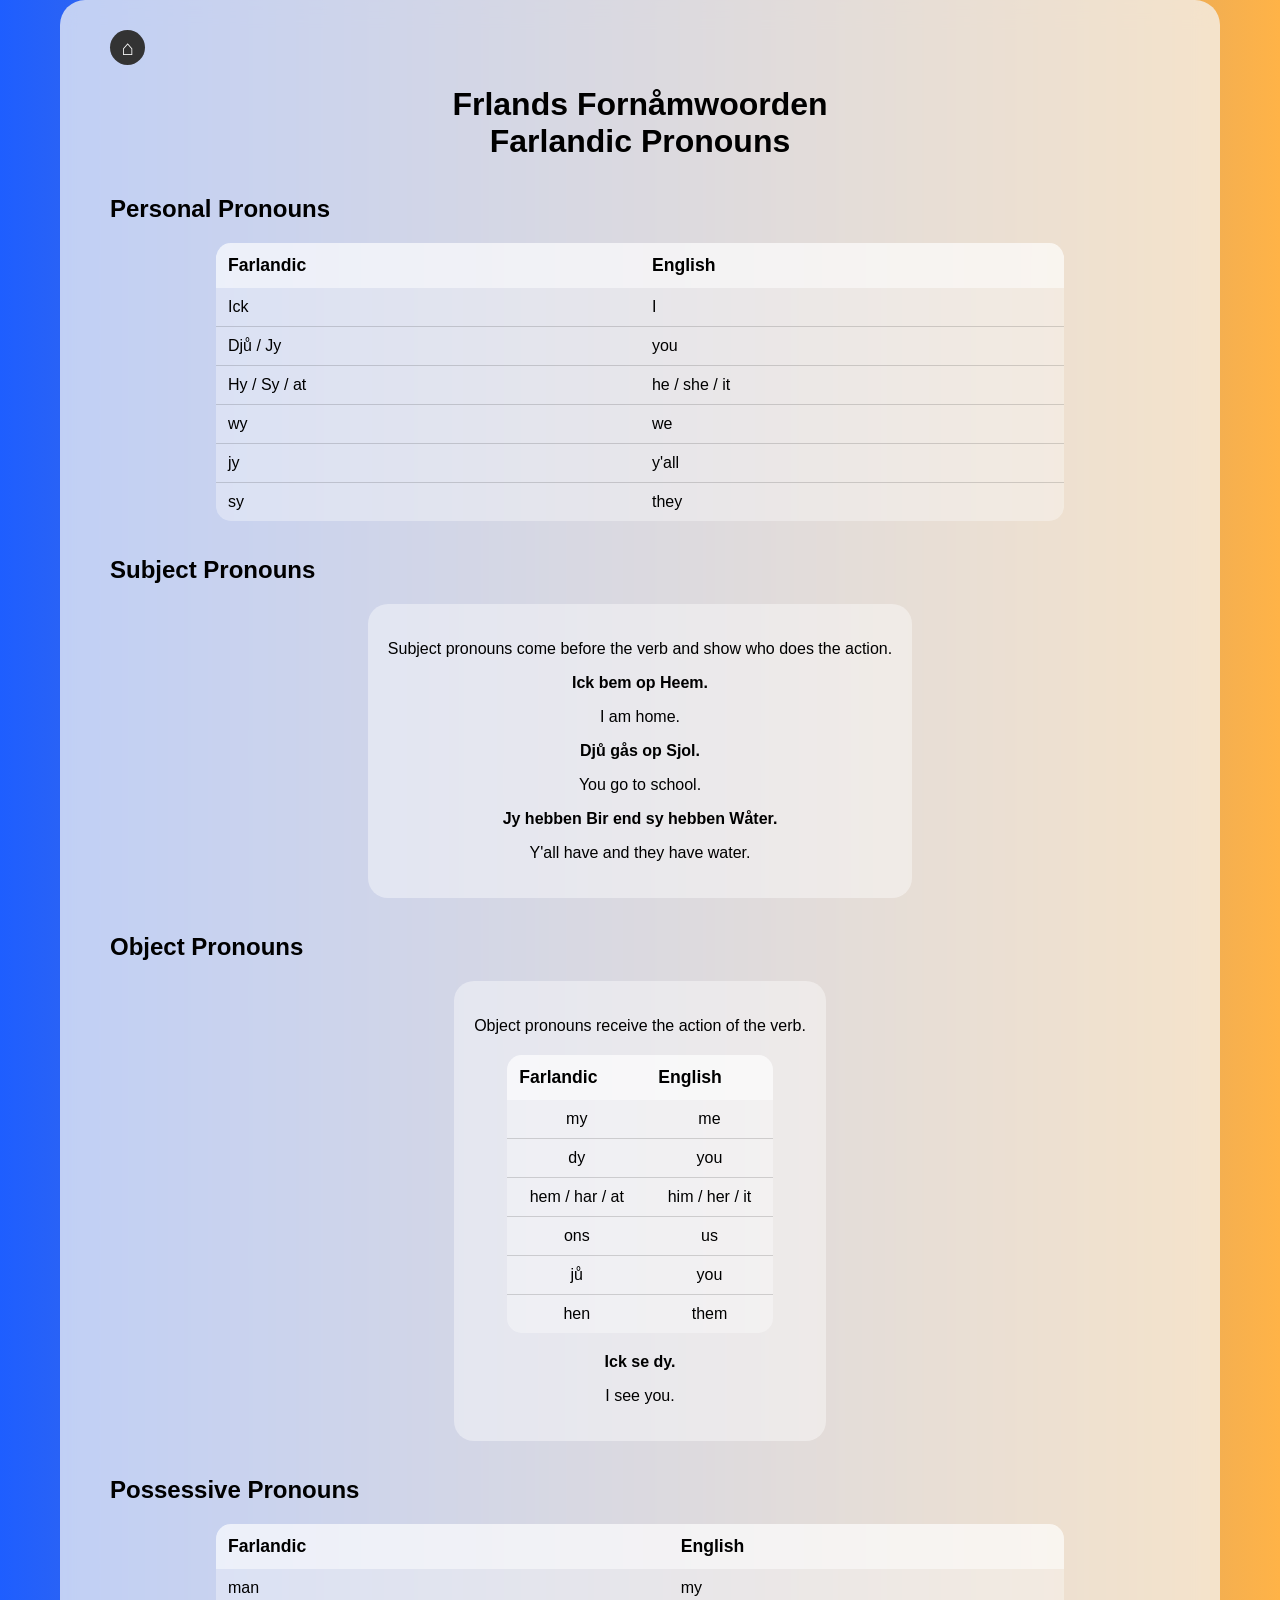
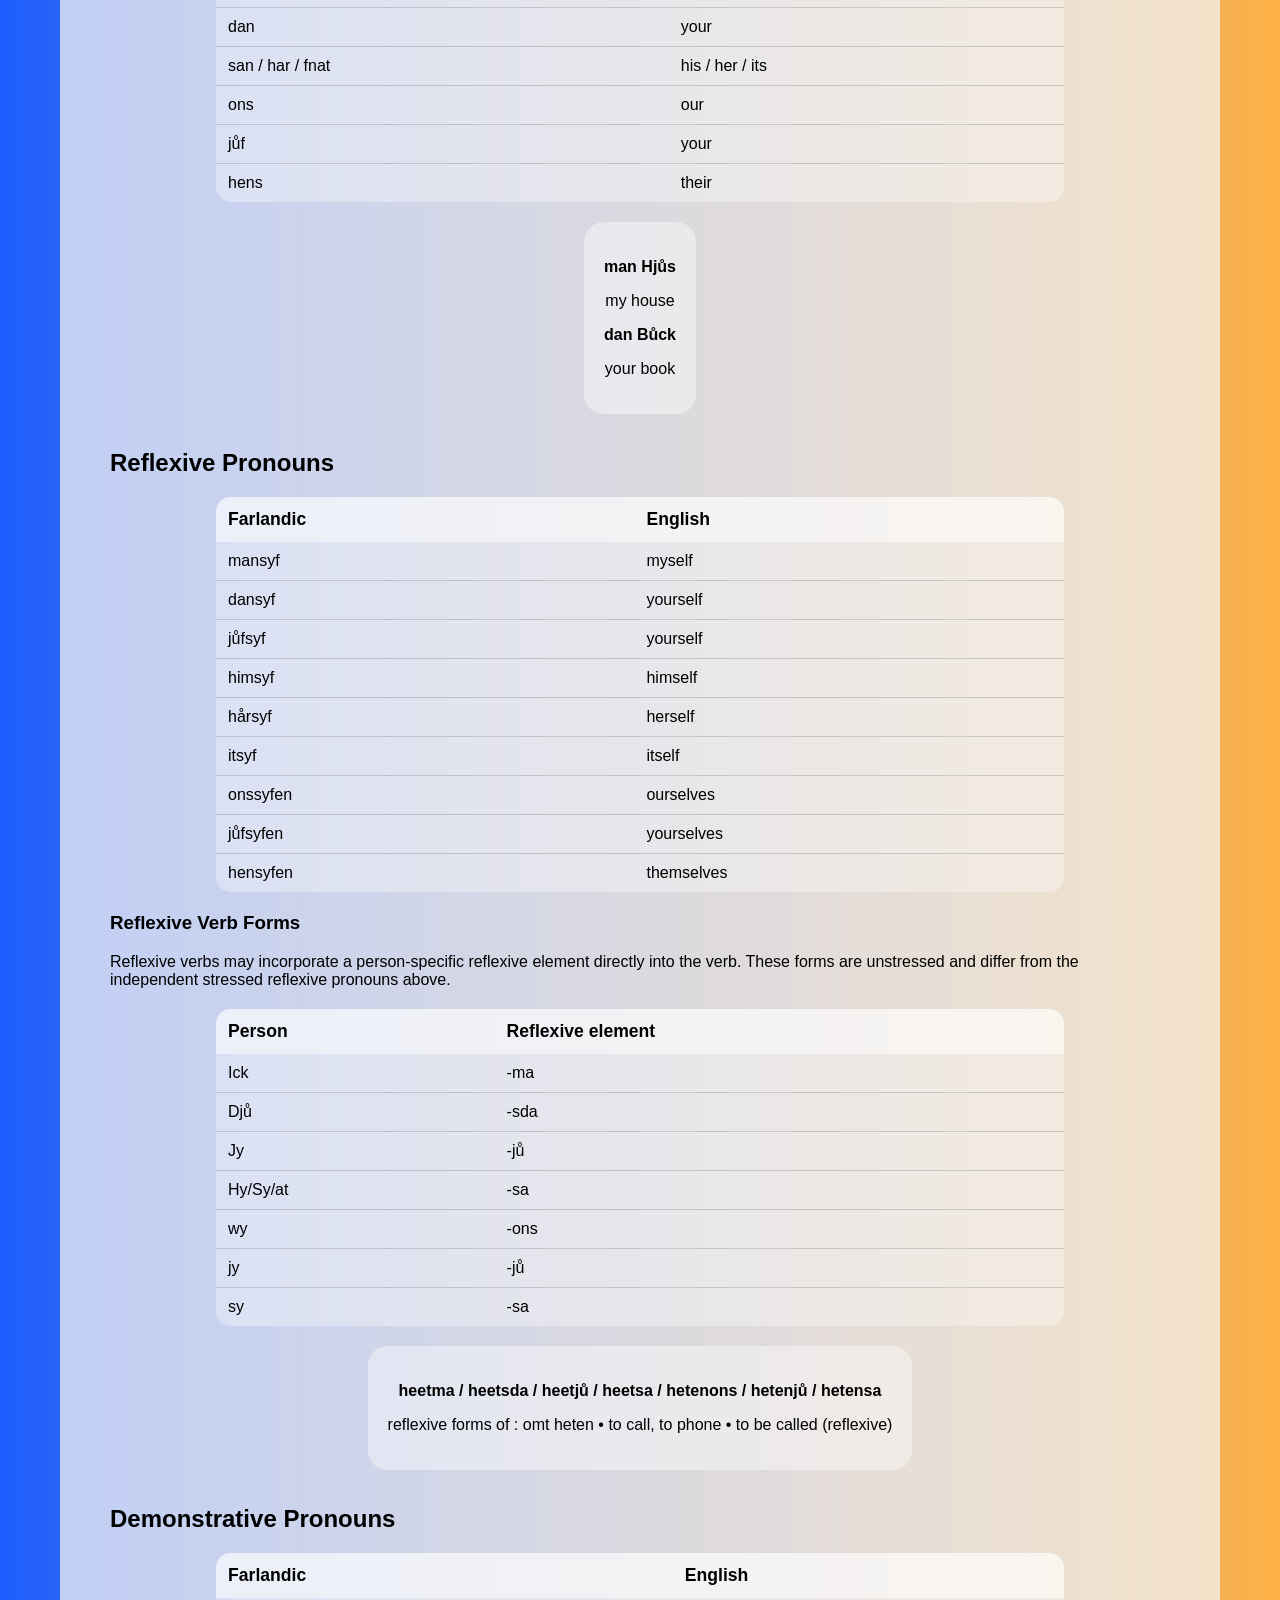
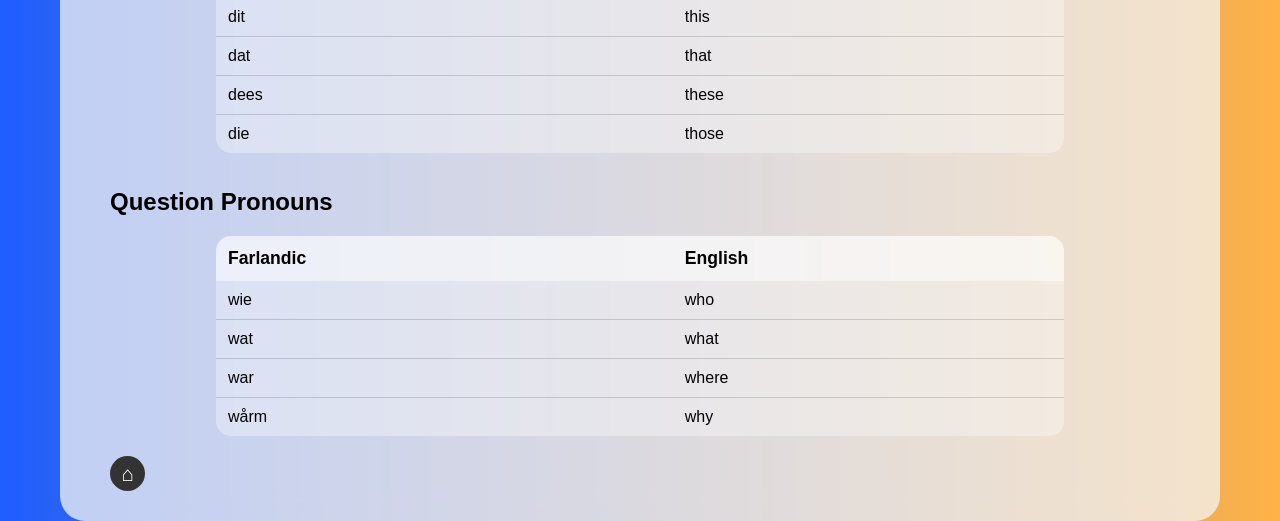
<file: pronoun.html>
<!DOCTYPE html>
<html>
<head>
    <title>Farlandic Pronouns</title>
    <link rel="stylesheet" href="style.css">
</head>

<body id="top">

<div class="dictionary">

<div class="title-area">

<a href="index.html" class="nav-button">⌂</a>

<h1>
Frlands Fornåmwoorden<br>
Farlandic Pronouns
</h1>

</div>


<h2>Personal Pronouns</h2>

<table>

<tr>
<th>Farlandic</th>
<th>English</th>
</tr>

<tr>
<td>Ick</td>
<td>I</td>
</tr>

<tr>
<td>Djů / Jy</td>
<td>you</td>
</tr>

<tr>
<td>Hy / Sy / at </td>
<td>he / she / it</td>
</tr>

<tr>
<td>wy</td>
<td>we</td>
</tr>

<tr>
<td>jy</td>
<td>y'all</td>
</tr>

<tr>
<td>sy</td>
<td>they</td>
</tr>

</table>



<h2>Subject Pronouns</h2>

<div class="card">

<p>
Subject pronouns come before the verb and show who does the action.
</p>


<p class="word">
Ick bem op Heem.
</p>

<p>
I am home.
</p>


<p class="word">
Djů gås op Sjol. 
</p>

<p>
You go to school.
</p>


<p class="word">
Jy hebben Bir end sy hebben Wåter.
</p>

<p>
Y'all have and they have water.
</p>

</div>




<h2>Object Pronouns</h2>

<div class="card">

<p>
Object pronouns receive the action of the verb.
</p>


<table>

<tr>
<th>Farlandic</th>
<th>English</th>
</tr>

<tr>
<td>my</td>
<td>me</td>
</tr>

<tr>
<td>dy</td>
<td>you</td>
</tr>

<tr>
<td>hem / har / at</td>
<td>him / her / it</td>
</tr>

<tr>
<td>ons</td>
<td>us</td>
</tr>

<tr>
<td>jů</td>
<td>you</td>
</tr>

<tr>
<td>hen</td>
<td>them</td>
</tr>

</table>


<p class="word">
Ick se dy. 
</p>

<p>
I see you.
</p>


</div>




<h2>Possessive Pronouns</h2>

<table>

<tr>
<th>Farlandic</th>
<th>English</th>
</tr>

<tr>
<td>man</td>
<td>my</td>
</tr>

<tr>
<td>dan</td>
<td>your</td>
</tr>

<tr>
<td>san / har / fnat</td>
<td>his / her / its</td>
</tr>

<tr>
<td>ons</td>
<td>our</td>
</tr>

<tr>
<td>jůf</td>
<td>your</td>
</tr>

<tr>
<td>hens</td>
<td>their</td>
</tr>

</table>


<div class="card">

<p class="word">
man Hjůs
</p>

<p>
my house
</p>


<p class="word">
dan Bůck
</p>

<p>
your book
</p>

</div>



<h2>Reflexive Pronouns</h2>

<table>

<tr>
<th>Farlandic</th>
<th>English</th>
</tr>

<tr>
<td>mansyf</td>
<td>myself</td>
</tr>

<tr>
<td>dansyf</td>
<td>yourself</td>
</tr>

<tr>
<td>jůfsyf</td>
<td>yourself</td>
</tr>

<tr>
<td>himsyf</td>
<td>himself</td>
</tr>

<tr>
<td>hårsyf</td>
<td>herself</td>
</tr>

<tr>
<td>itsyf</td>
<td>itself</td>
</tr>

<tr>
<td>onssyfen</td>
<td>ourselves</td>
</tr>

<tr>
<td>jůfsyfen</td>
<td>yourselves</td>
</tr>

<tr>
<td>hensyfen</td>
<td>themselves</td>
</tr>

</table>

<h3>Reflexive Verb Forms</h3>

<p>
Reflexive verbs may incorporate a person-specific reflexive element
directly into the verb. These forms are unstressed and differ from the
independent stressed reflexive pronouns above.
</p>

<table>

<tr>
<th>Person</th>
<th>Reflexive element</th>
</tr>

<tr>
<td>Ick</td>
<td>-ma</td>
</tr>

<tr>
<td>Djů</td>
<td>-sda</td>
</tr>

<tr>
<td>Jy</td>
<td>-jů</td>
</tr>

<tr>
<td>Hy/Sy/at</td>
<td>-sa</td>
</tr>

<tr>
<td>wy</td>
<td>-ons</td>
</tr>

<tr>
<td>jy</td>
<td>-jů</td>
</tr>

<tr>
<td>sy</td>
<td>-sa</td>
</tr>

</table>

<div class="card">

<p class="word">
heetma / heetsda / heetjů / heetsa / hetenons / hetenjů / hetensa
</p>

<p>
reflexive forms of : omt heten • to call, to phone • to be called (reflexive)
</p>

</div>



<h2>Demonstrative Pronouns</h2>

<table>

<tr>
<th>Farlandic</th>
<th>English</th>
</tr>

<tr>
<td>dit</td>
<td>this</td>
</tr>

<tr>
<td>dat</td>
<td>that</td>
</tr>

<tr>
<td>dees</td>
<td>these</td>
</tr>

<tr>
<td>die</td>
<td>those</td>
</tr>

</table>




<h2>Question Pronouns</h2>

<table>

<tr>
<th>Farlandic</th>
<th>English</th>
</tr>

<tr>
<td>wie</td>
<td>who</td>
</tr>

<tr>
<td>wat</td>
<td>what</td>
</tr>

<tr>
<td>war</td>
<td>where</td>
</tr>

<tr>
<td>wårm</td>
<td>why</td>
</tr>

</table>

<a href="#top" class="nav-button top-button">⌂</a>


</body>
</html>
</file>
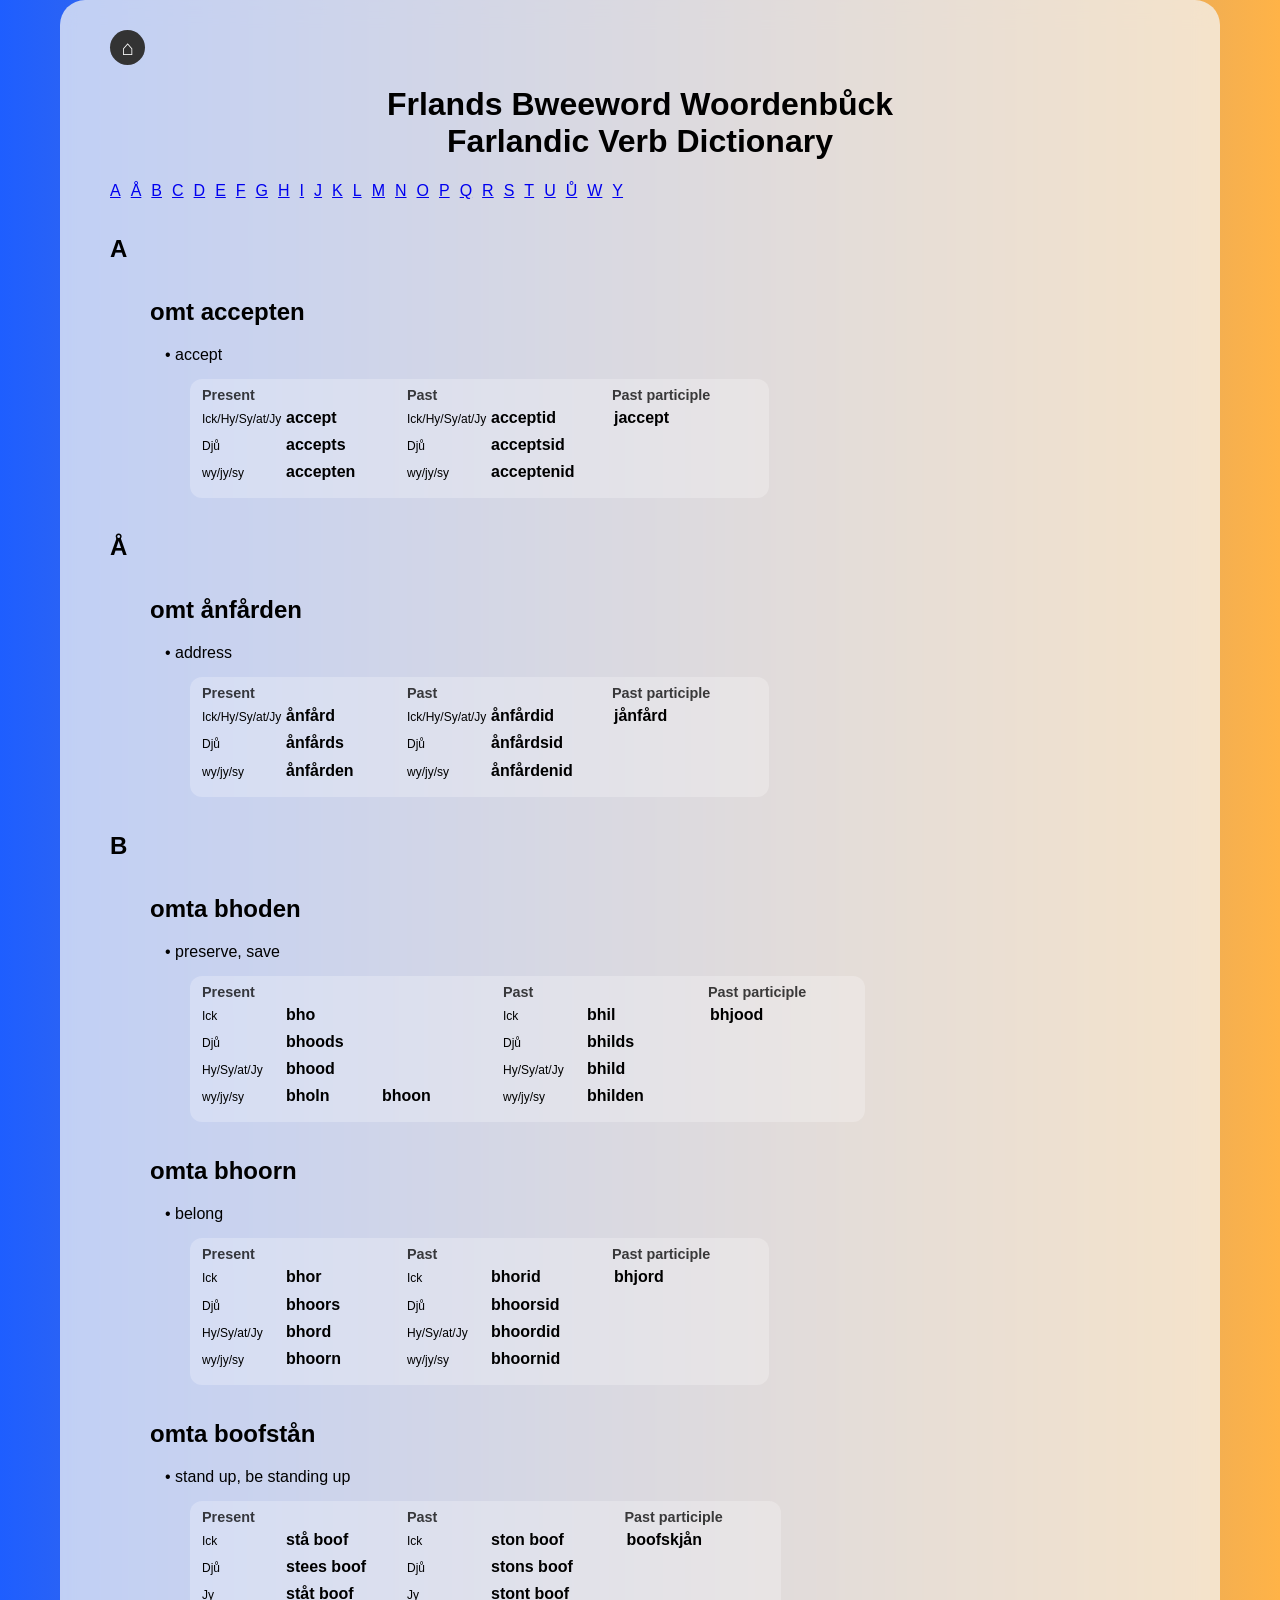
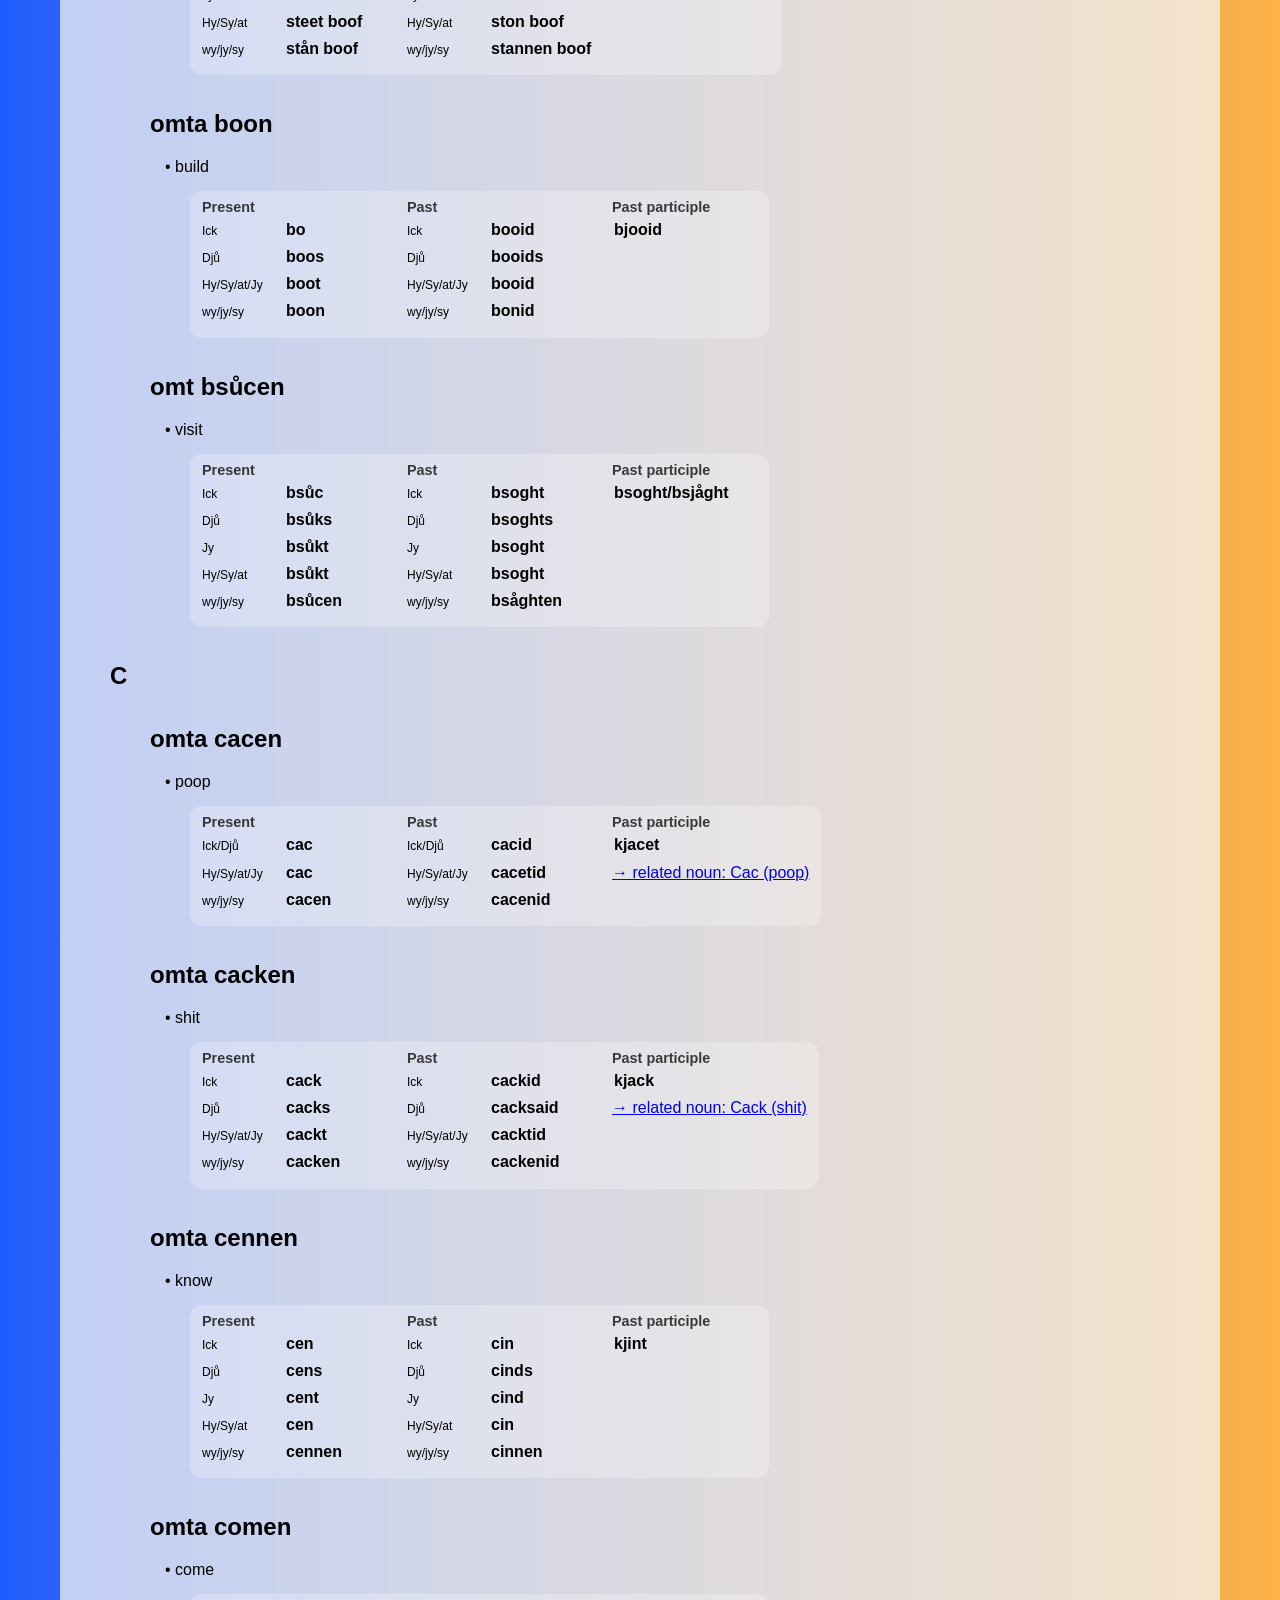
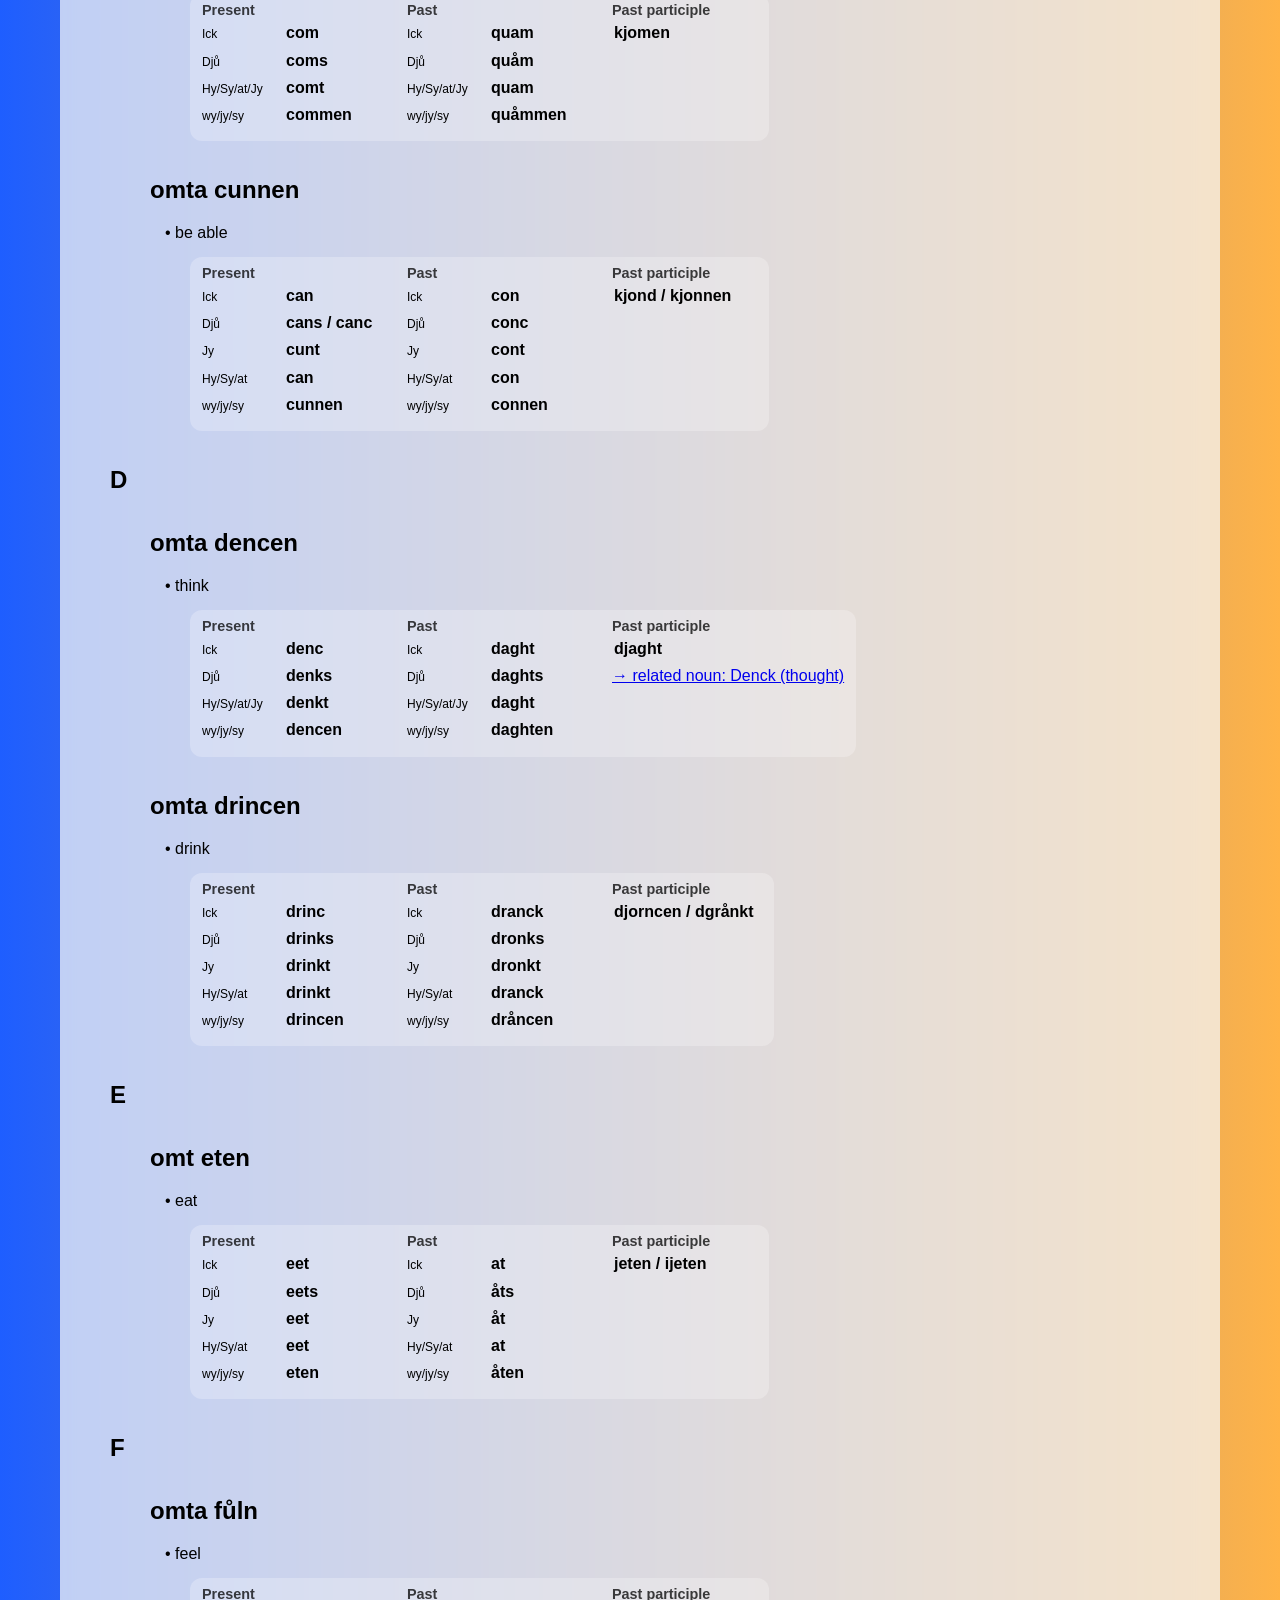
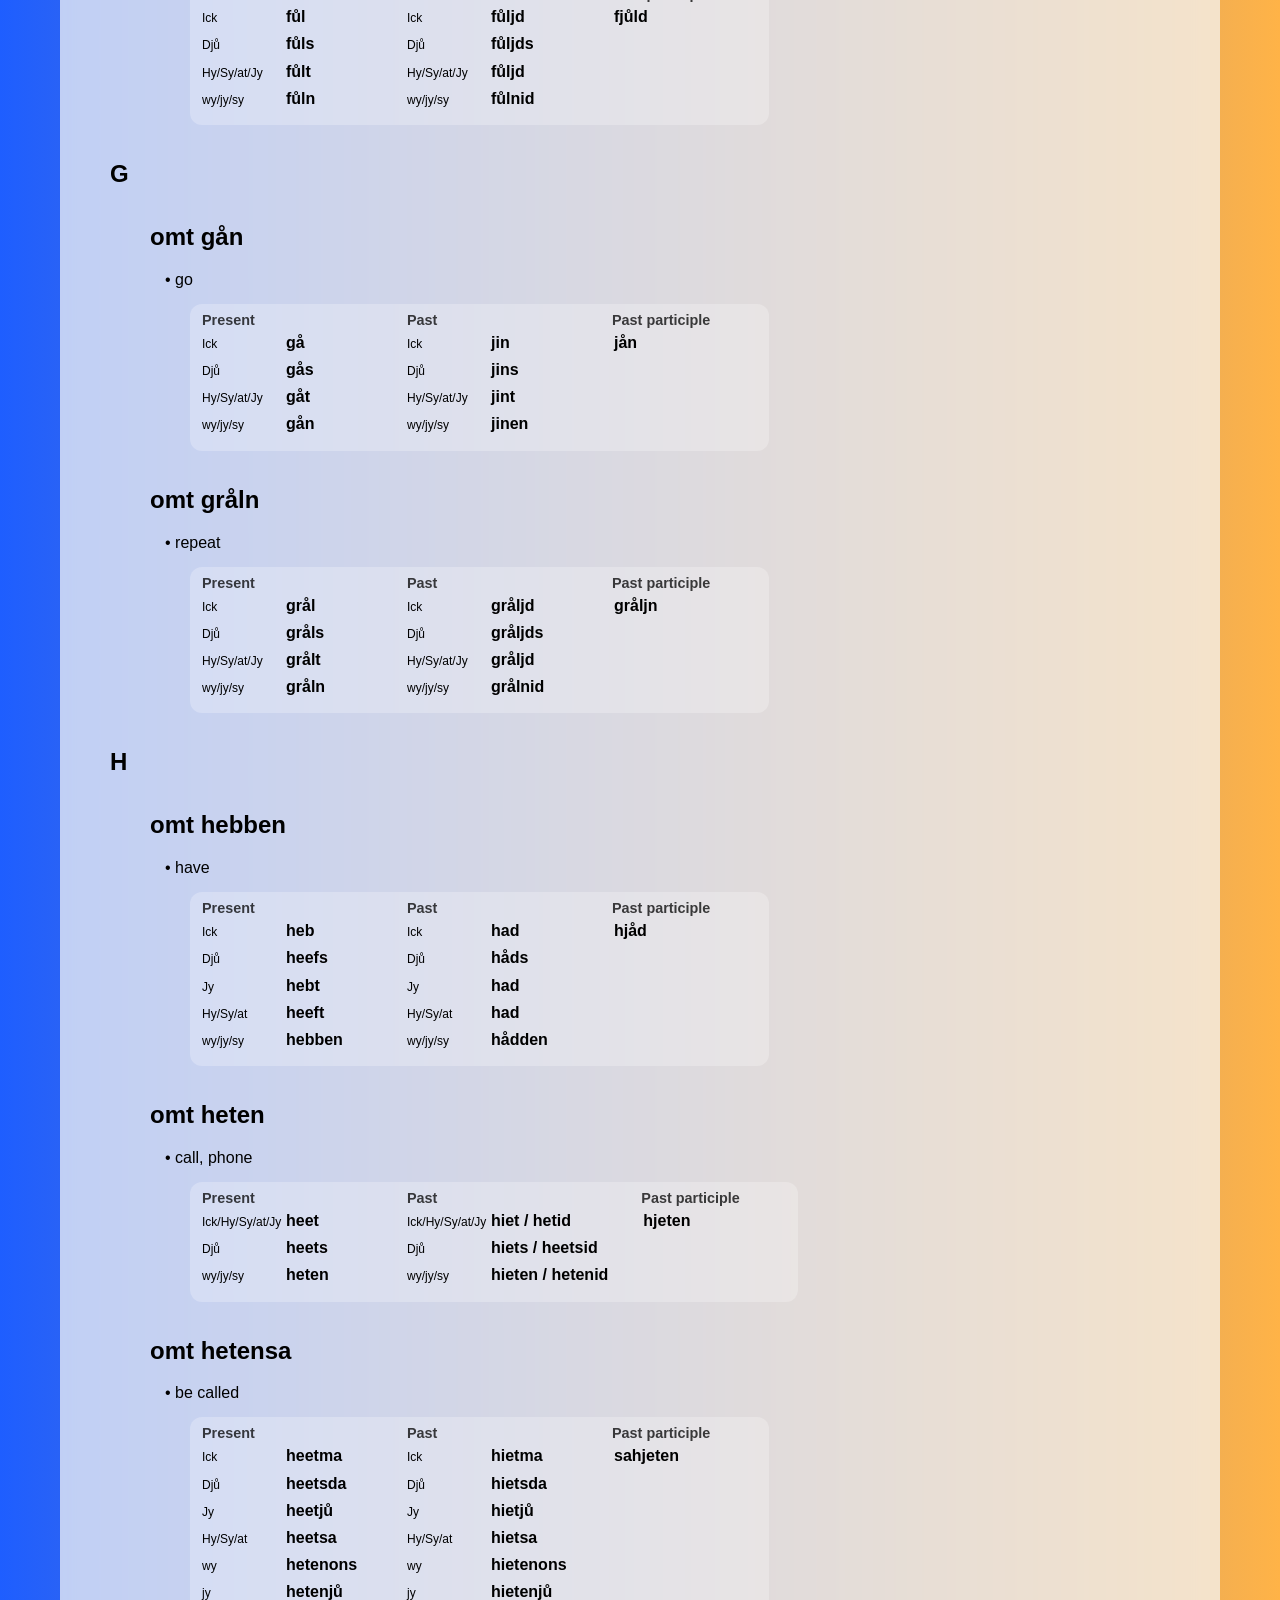
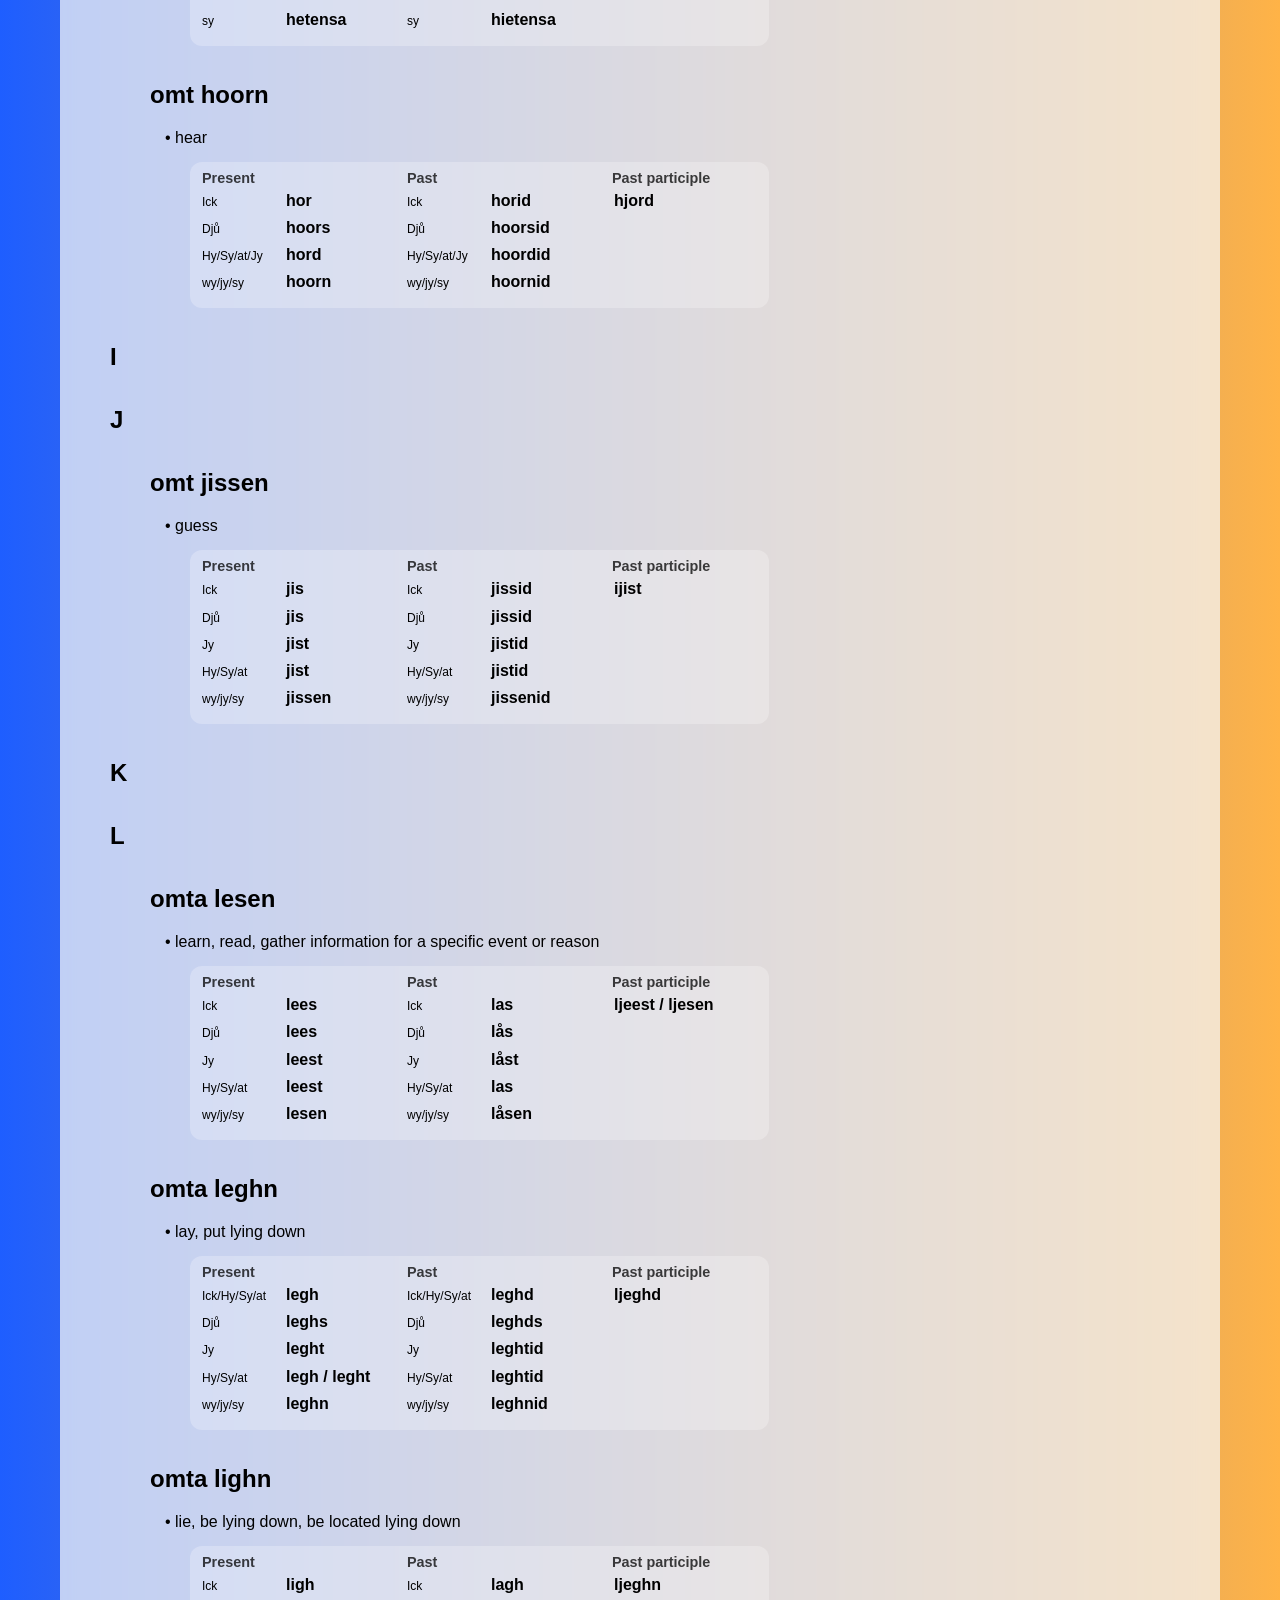
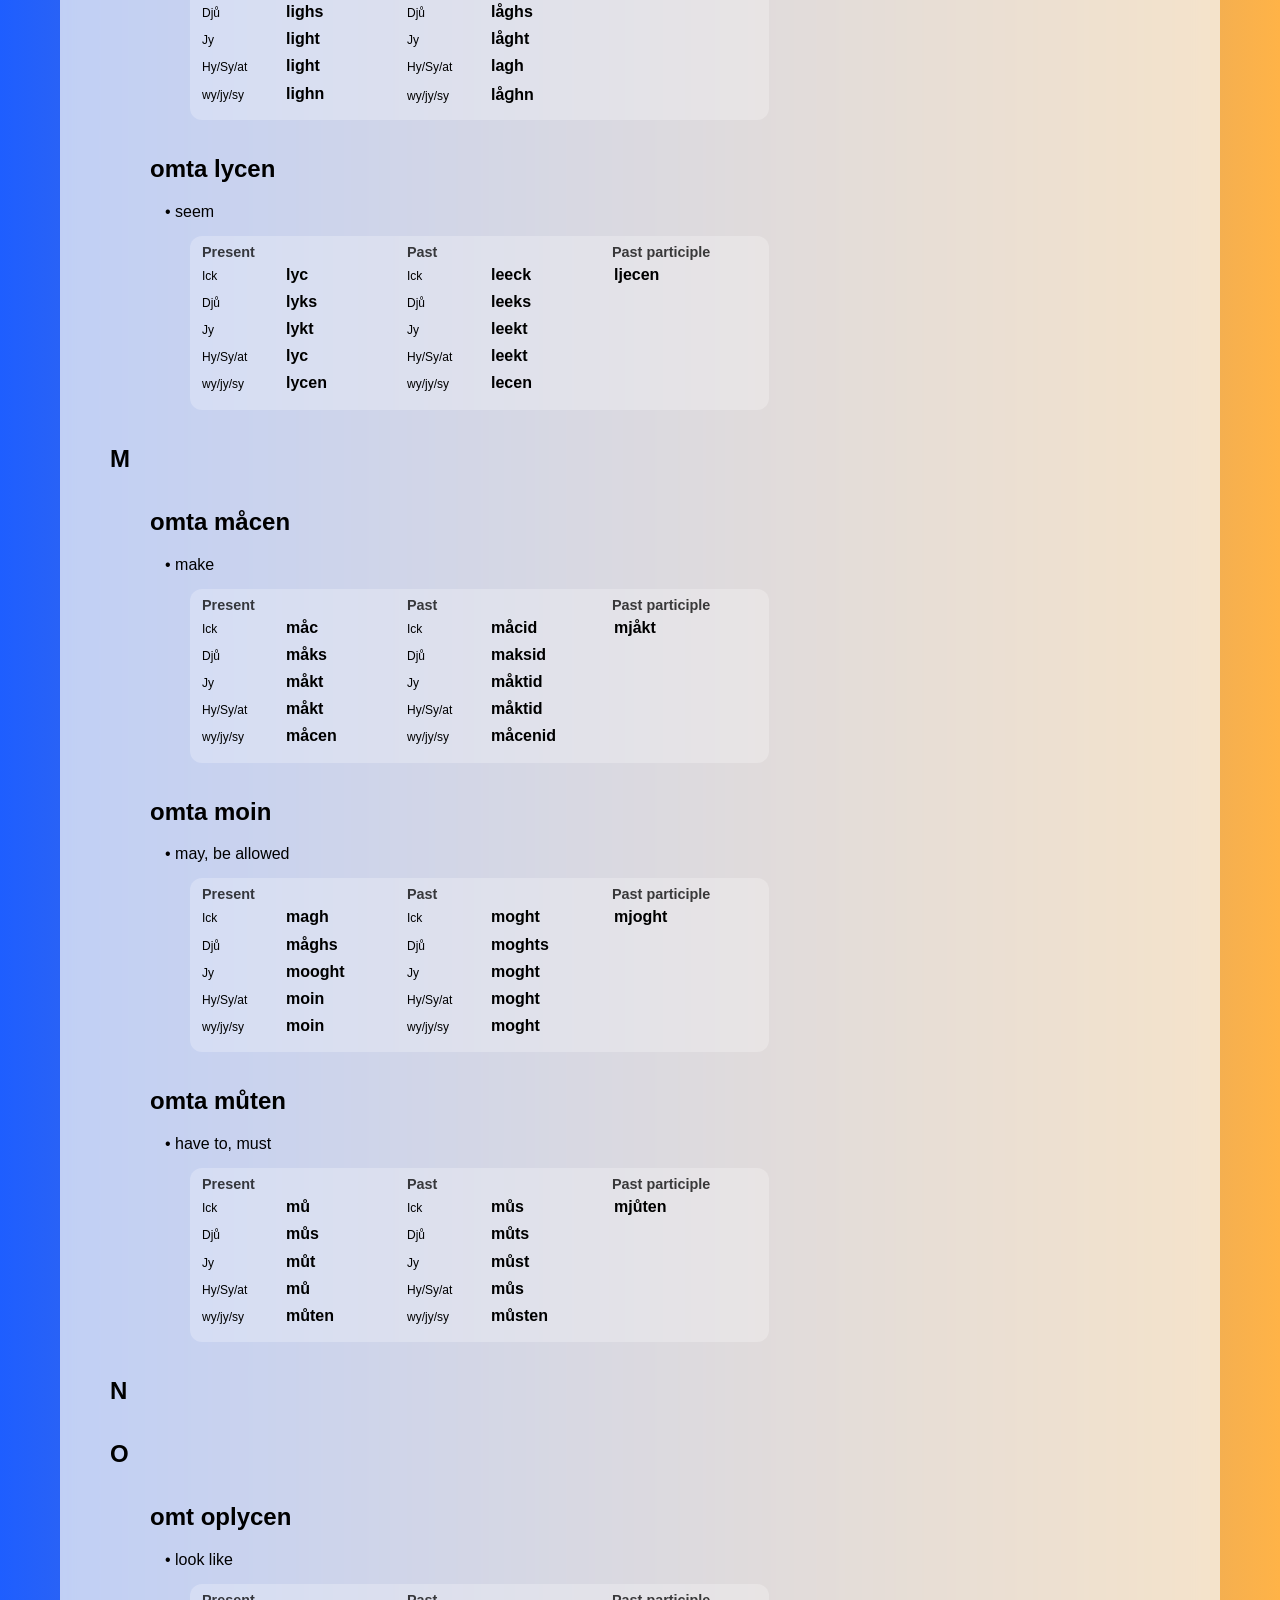
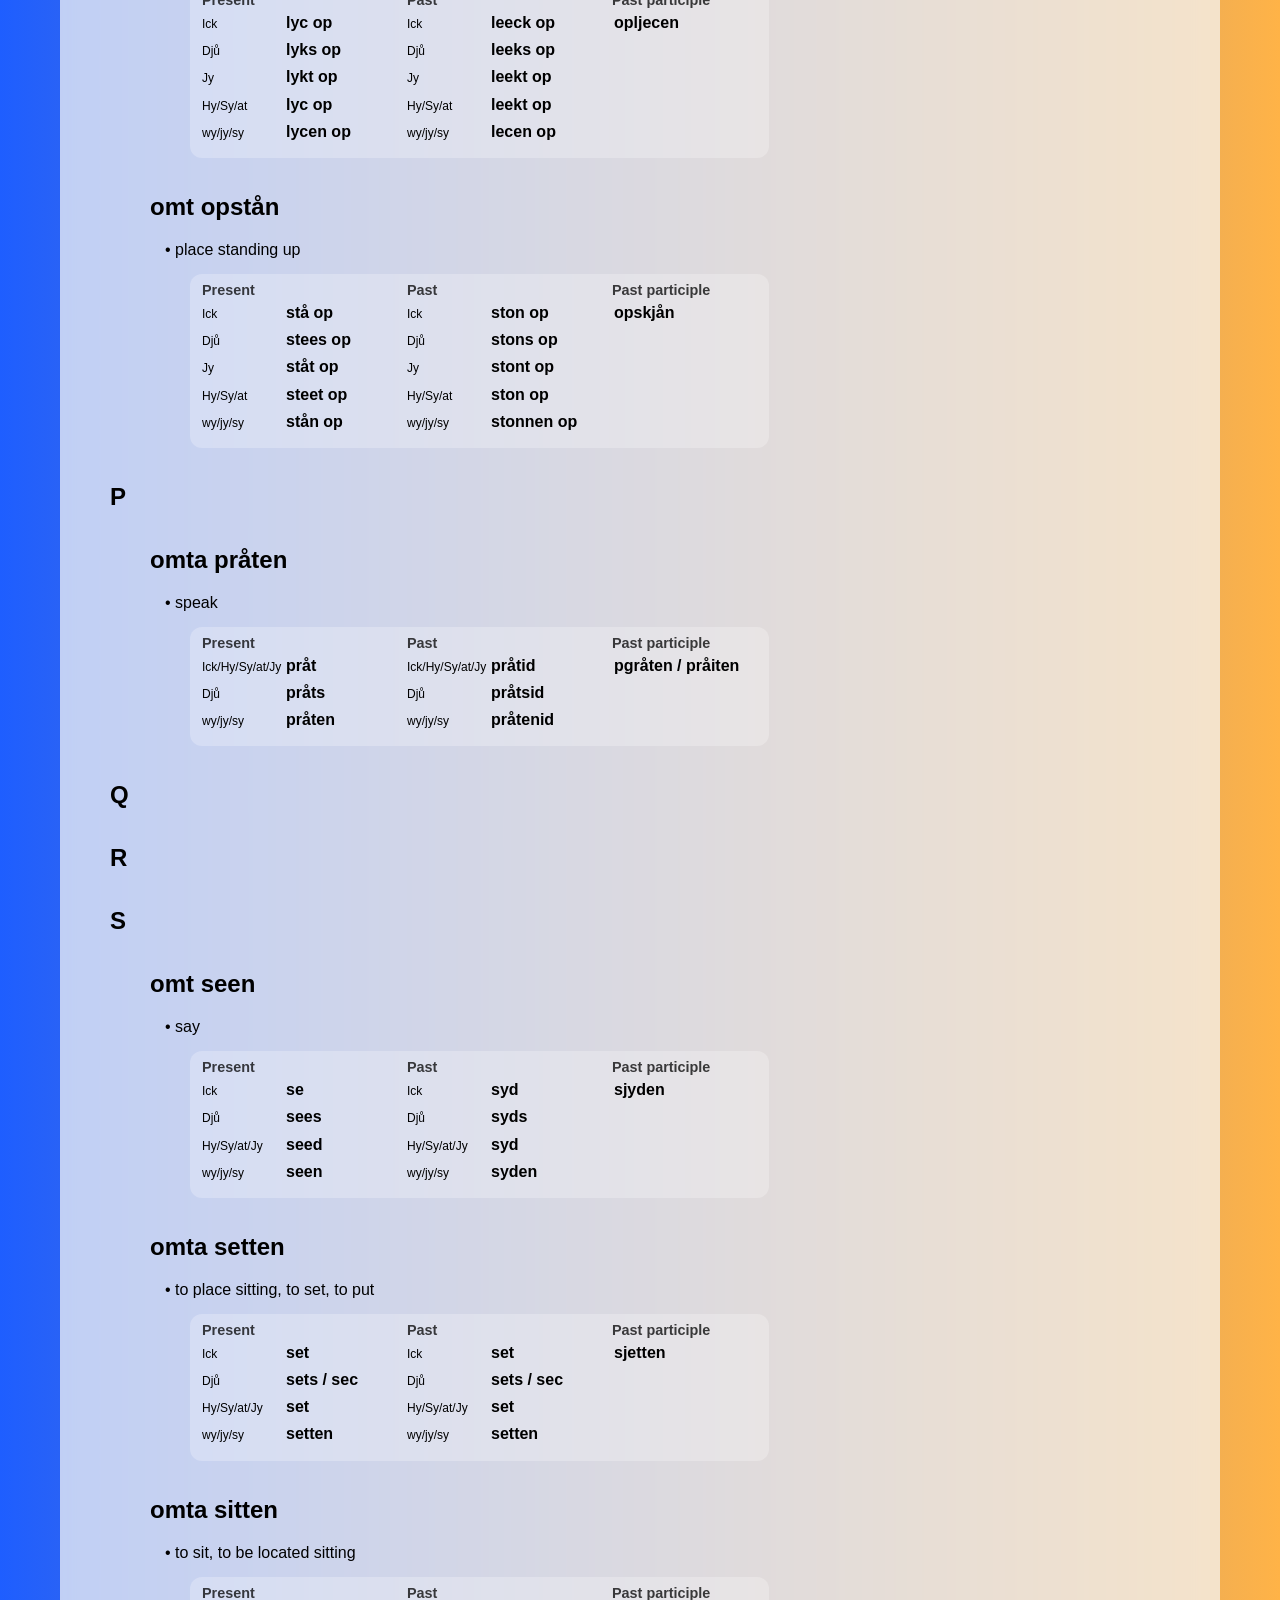
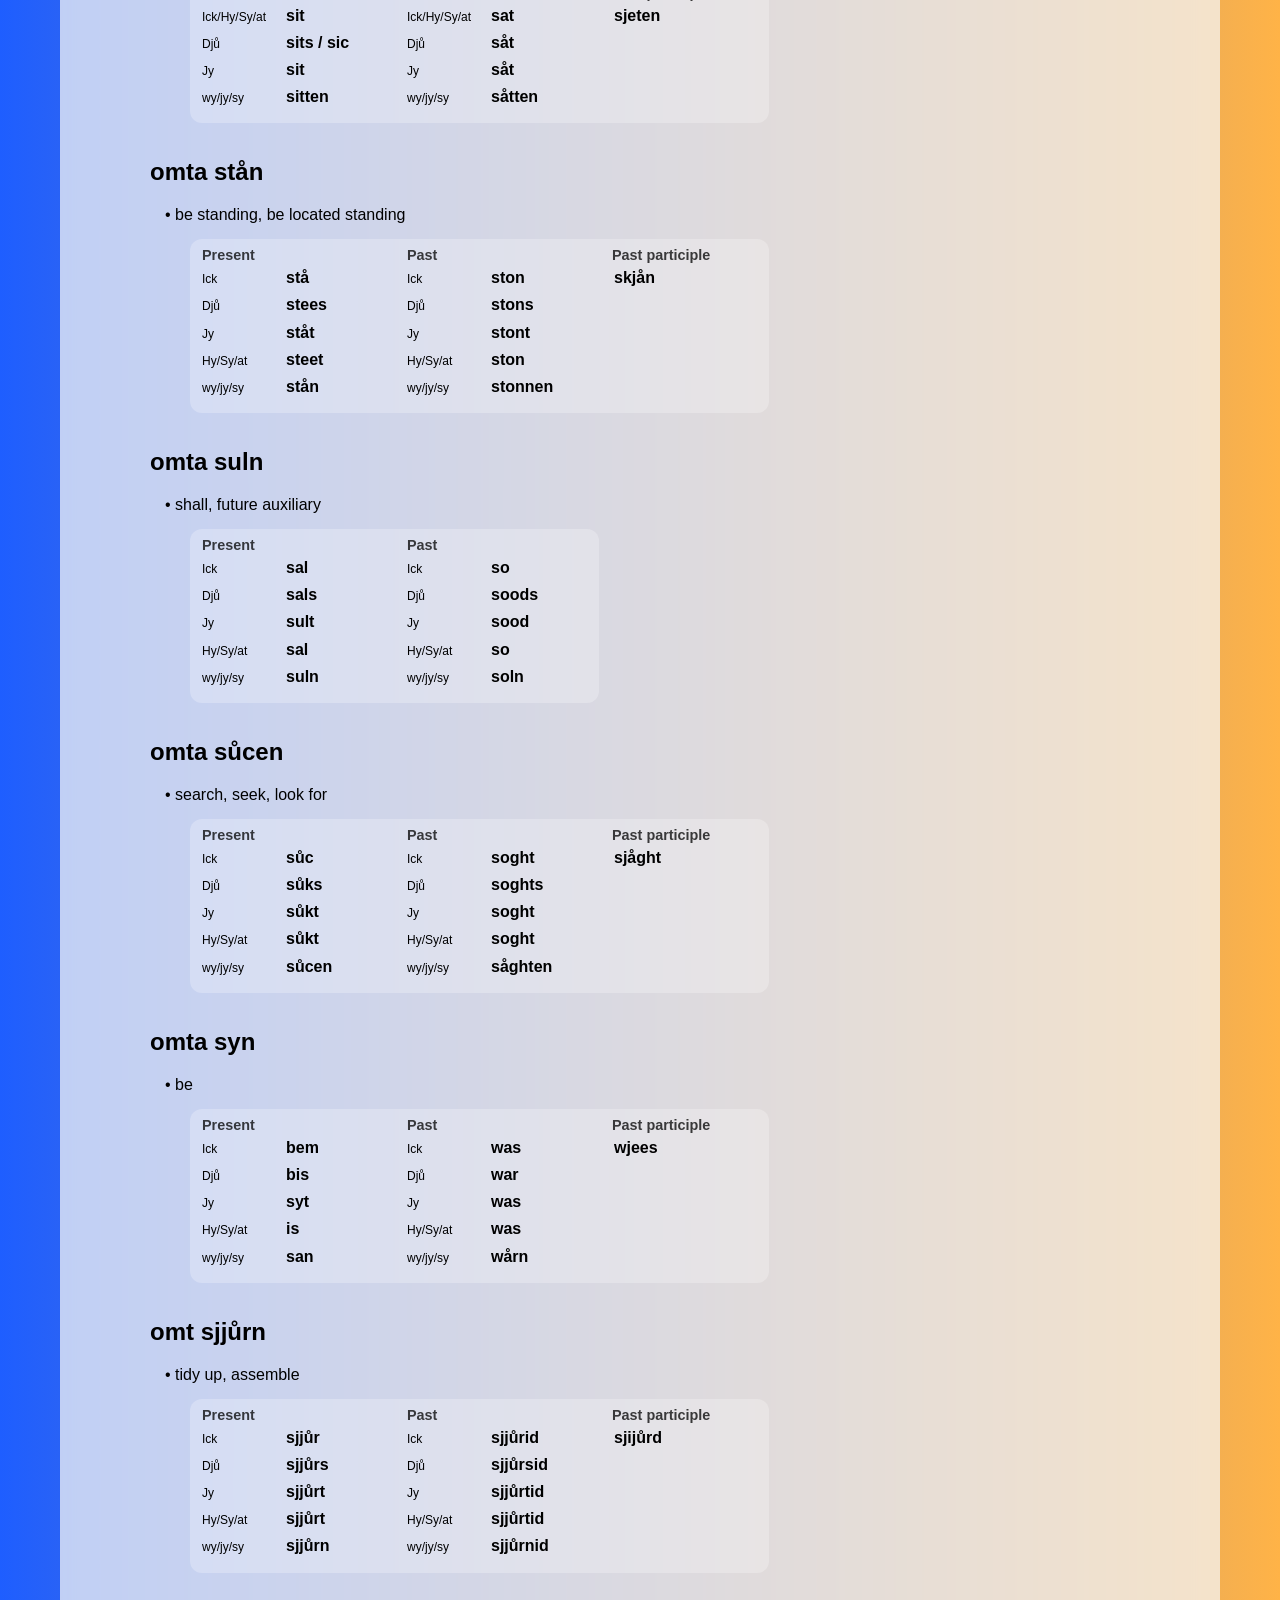
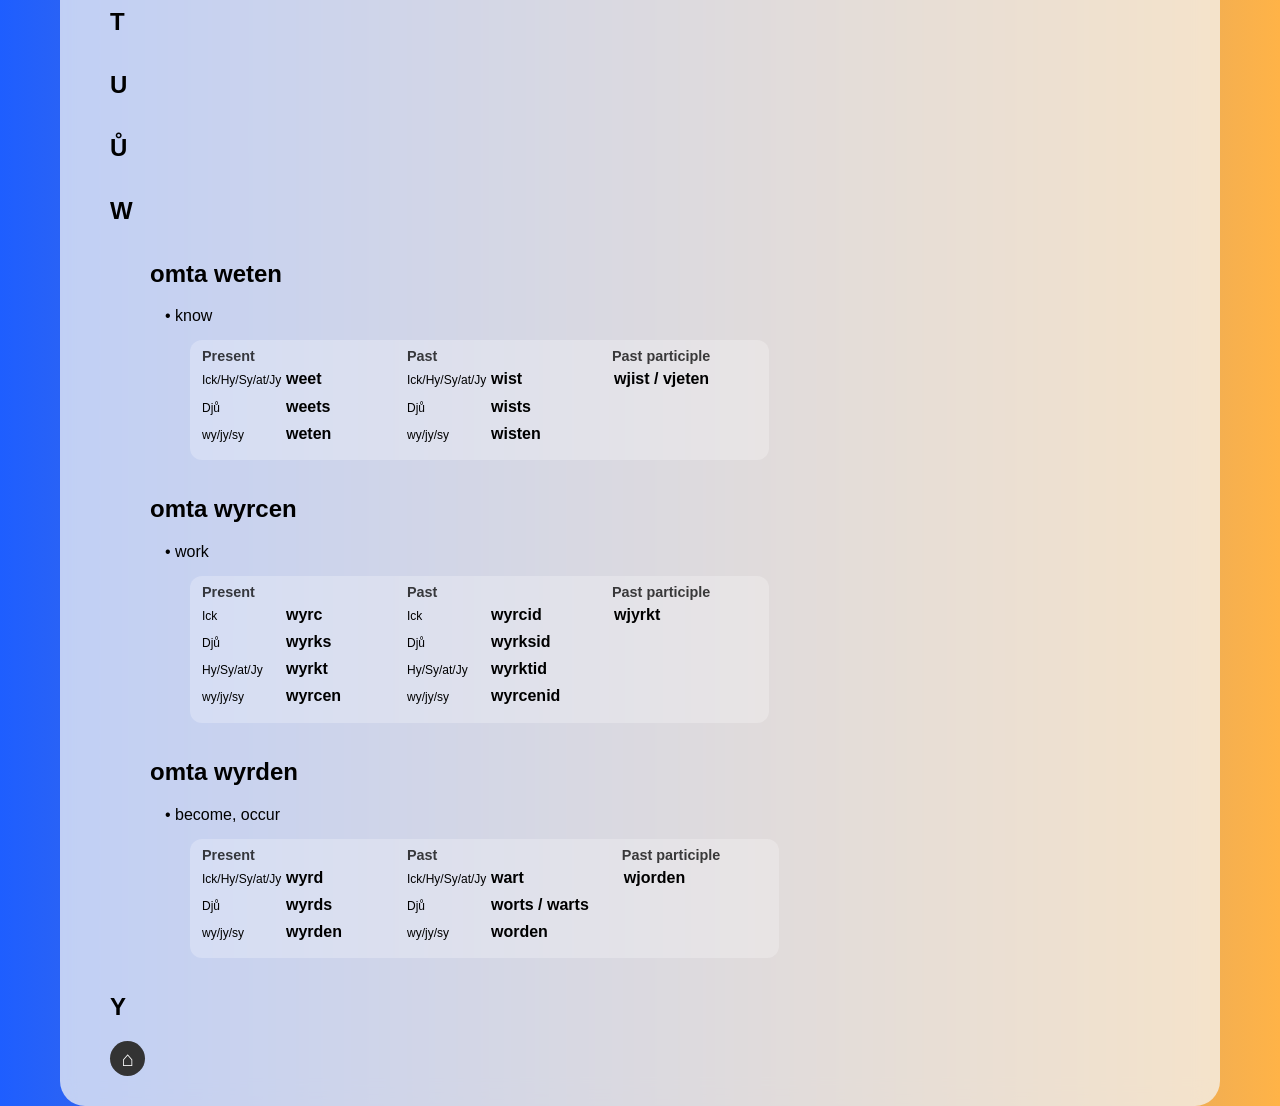
<file: verbuary.html>
<!DOCTYPE html>
<html>
<head>
    <title>Farlandic Verb Dictionary</title>
    <link rel="stylesheet" href="style.css">
</head>

<body id="top">

<div class="dictionary">

<div class="title-area">
    <a href="index.html" class="nav-button">⌂</a>

    <h1>
        Frlands Bweeword Woordenbůck<br>
        Farlandic Verb Dictionary
    </h1>
</div>


<nav class="alphabet">
    <a href="#A">A</a>
    <a href="#Å">Å</a>
    <a href="#B">B</a>
    <a href="#C">C</a>
    <a href="#D">D</a>
    <a href="#E">E</a>
    <a href="#F">F</a>
    <a href="#G">G</a>
    <a href="#H">H</a>
    <a href="#I">I</a>
    <a href="#J">J</a>
	<a href="#K">K</a>
    <a href="#L">L</a>
    <a href="#M">M</a>
    <a href="#N">N</a>
    <a href="#O">O</a>
    <a href="#P">P</a>
    <a href="#Q">Q</a>
    <a href="#R">R</a>
    <a href="#S">S</a>
    <a href="#T">T</a>
    <a href="#U">U</a>
	<a href="#Ů">Ů</a>
    <a href="#W">W</a>
    <a href="#Y">Y</a>
</nav>


 <h2 id="A">A</h2>

    <div class="entry" id="vA001">
        <h2 class="word">
            omt accepten
            <span class="ipa">[ʔɐˈtɕɛp.ʔn̩]</span>
        </h2>

        <p class="meaning">• accept</p>

        <div class="conjugation">
            <div class="tense">
                <div class="tense-label">Present</div>

                <div class="conjugation-row">
                    <span class="pronoun">Ick/Hy/Sy/at/Jy</span>
                    <span class="verb-form">
                        <span class="verb">accept</span>
                        <span class="ipa-hover">[ʔɐˈtɕɛp(t)]</span>
                    </span>
                </div>

                <div class="conjugation-row">
                    <span class="pronoun">Djů</span>
                    <span class="verb-form">
                        <span class="verb">accepts</span>
                        <span class="ipa-hover">[ʔɐˈtɕɛps]</span>
                    </span>
                </div>

                <div class="conjugation-row">
                    <span class="pronoun">wy/jy/sy</span>
                    <span class="verb-form">
                        <span class="verb">accepten</span>
                        <span class="ipa-hover">[ʔɐˈtɕɛp.ʔn̩]</span>
                    </span>
                </div>
            </div>

            <div class="tense">
                <div class="tense-label">Past</div>

                <div class="conjugation-row">
                    <span class="pronoun">Ick/Hy/Sy/at/Jy</span>
                    <span class="verb-form">
                        <span class="verb">acceptid</span>
                        <span class="ipa-hover">[ʔɐˈtɕɛp.tʰɪʔ]</span>
                    </span>
                </div>

                <div class="conjugation-row">
                    <span class="pronoun">Djů</span>
                    <span class="verb-form">
                        <span class="verb">acceptsid</span>
                        <span class="ipa-hover">[ʔɐˈtɕɛp.tsɪʔ]</span>
                    </span>
                </div>

                <div class="conjugation-row">
                    <span class="pronoun">wy/jy/sy</span>
                    <span class="verb-form">
                        <span class="verb">acceptenid</span>
                        <span class="ipa-hover">[ʔɐˈtɕɛp.nɪʔ]</span>
                    </span>
                </div>
            </div>

            <div class="tense participle">
                <div class="tense-label">Past participle</div>

                <div class="conjugation-row">
                    <span class="verb-form">
                        <span class="verb">jaccept</span>
                        <span class="ipa-hover">[jɐˈtɕɛp(t)]</span>
                    </span>
                </div>
            </div>
        </div>
    </div>

    <h2 id="Å">Å</h2>

    <div class="entry" id="vÅ001">
        <h2 class="word">
            omt ånfården
            <span class="ipa">[ˈʔɒ̃ɱ.fɒ.ɖɳ̩]</span>
        </h2>

        <p class="meaning">• address</p>

        <div class="conjugation">
            <div class="tense">
                <div class="tense-label">Present</div>

                <div class="conjugation-row">
                    <span class="pronoun">Ick/Hy/Sy/at/Jy</span>
                    <span class="verb-form">
                        <span class="verb">ånfård</span>
                        <span class="ipa-hover">[ˈʔɒ̃ɱ.fɒɘʔ]</span>
                    </span>
                </div>

                <div class="conjugation-row">
                    <span class="pronoun">Djů</span>
                    <span class="verb-form">
                        <span class="verb">ånfårds</span>
                        <span class="ipa-hover">[ˈʔɒ̃ɱ.fɒʈʂ]</span>
                    </span>
                </div>

                <div class="conjugation-row">
                    <span class="pronoun">wy/jy/sy</span>
                    <span class="verb-form">
                        <span class="verb">ånfården</span>
                        <span class="ipa-hover">[ˈʔɒ̃ɱ.fɒ.ɖɳ̩]</span>
                    </span>
                </div>
            </div>

            <div class="tense">
                <div class="tense-label">Past</div>

                <div class="conjugation-row">
                    <span class="pronoun">Ick/Hy/Sy/at/Jy</span>
                    <span class="verb-form">
                        <span class="verb">ånfårdid</span>
                        <span class="ipa-hover">[ˈʔɒ̃ɱ.fɒ.ɖɪʔ]</span>
                    </span>
                </div>

                <div class="conjugation-row">
                    <span class="pronoun">Djů</span>
                    <span class="verb-form">
                        <span class="verb">ånfårdsid</span>
                        <span class="ipa-hover">[ˈʔɒ̃ɱ.fɒ.ɖʐɪʔ]</span>
                    </span>
                </div>

                <div class="conjugation-row">
                    <span class="pronoun">wy/jy/sy</span>
                    <span class="verb-form">
                        <span class="verb">ånfårdenid</span>
                        <span class="ipa-hover">[ˈʔɒ̃ɱ.fɒɖ.ɳɪʔ]</span>
                    </span>
                </div>
            </div>

            <div class="tense participle">
                <div class="tense-label">Past participle</div>

                <div class="conjugation-row">
                    <span class="verb-form">
                        <span class="verb">jånfård</span>
                        <span class="ipa-hover">[ˈjɒ̃ɱ.fɒɘʔ]</span>
                    </span>
                </div>
            </div>
        </div>
    </div>

    <h2 id="B">B</h2>

    <div class="entry" id="vB001">
        <h2 class="word">
            omta bhoden
            <span class="ipa">[ˈbɦo̤ʊ̤.dn̩]</span>
        </h2>

        <p class="meaning">• preserve, save</p>

        <div class="conjugation">
            <div class="tense">
                <div class="tense-label">Present</div>

                <div class="conjugation-row">
                    <span class="pronoun">Ick</span>
                    <span class="verb-form">
                        <span class="verb">bho</span>
                        <span class="ipa-hover">[ˈbɦo̤ʊ̤]</span>
                    </span>
                </div>

                <div class="conjugation-row">
                    <span class="pronoun">Djů</span>
                    <span class="verb-form">
                        <span class="verb">bhoods</span>
                        <span class="ipa-hover">[ˈbɦo̤ʊ̤ts]</span>
                    </span>
                </div>

                <div class="conjugation-row">
                    <span class="pronoun">Hy/Sy/at/Jy</span>
                    <span class="verb-form">
                        <span class="verb">bhood</span>
                        <span class="ipa-hover">[ˈbɦo̤ʊ̤ʔ]</span>
                    </span>
                </div>

                <div class="conjugation-row">
                    <span class="pronoun">wy/jy/sy</span>
                    <span class="verb-form">
                        <span class="verb">bholn</span>
                        <span class="ipa-hover">[ˈbɦo̤ʊn]</span>
                    </span>
                    <span class="verb-form">
                        <span class="verb">bhoon</span>
                        <span class="ipa-hover">[ˈbɦõ̤ʊ̤̃ŋ]</span>
                    </span>
                </div>
            </div>

            <div class="tense">
                <div class="tense-label">Past</div>

                <div class="conjugation-row">
                    <span class="pronoun">Ick</span>
                    <span class="verb-form">
                        <span class="verb">bhil</span>
                        <span class="ipa-hover">[ˈbɦɪ̤ɔ]</span>
                    </span>
                </div>

                <div class="conjugation-row">
                    <span class="pronoun">Djů</span>
                    <span class="verb-form">
                        <span class="verb">bhilds</span>
                        <span class="ipa-hover">[ˈbɦɪ̤ɔts]</span>
                    </span>
                </div>

                <div class="conjugation-row">
                    <span class="pronoun">Hy/Sy/at/Jy</span>
                    <span class="verb-form">
                        <span class="verb">bhild</span>
                        <span class="ipa-hover">[ˈbɦɪ̤ɔʔ]</span>
                    </span>
                </div>

                <div class="conjugation-row">
                    <span class="pronoun">wy/jy/sy</span>
                    <span class="verb-form">
                        <span class="verb">bhilden</span>
                        <span class="ipa-hover">[ˈbɦɪ̤ɔ.dn̩]</span>
                    </span>
                </div>
            </div>

            <div class="tense participle">
                <div class="tense-label">Past participle</div>

                <div class="conjugation-row">
                    <span class="verb-form">
                        <span class="verb">bhjood</span>
                        <span class="ipa-hover">[ˈbʝ̤o̤ʊ̤ʔ]</span>
                    </span>
                </div>
            </div>
        </div>
    </div>

    <div class="entry" id="vB002">
        <h2 class="word">
            omta bhoorn
            <span class="ipa">[ˈbɦõ̤ʊ̤̃ɳ]</span>
        </h2>

        <p class="meaning">• belong</p>

        <div class="conjugation">
            <div class="tense">
                <div class="tense-label">Present</div>

                <div class="conjugation-row">
                    <span class="pronoun">Ick</span>
                    <span class="verb-form">
                        <span class="verb">bhor</span>
                        <span class="ipa-hover">[ˈbɦɔ̤ɘ̤]</span>
                    </span>
                </div>

                <div class="conjugation-row">
                    <span class="pronoun">Djů</span>
                    <span class="verb-form">
                        <span class="verb">bhoors</span>
                        <span class="ipa-hover">[ˈbɦo̤ʊ̤ʂ]</span>
                    </span>
                </div>

                <div class="conjugation-row">
                    <span class="pronoun">Hy/Sy/at/Jy</span>
                    <span class="verb-form">
                        <span class="verb">bhord</span>
                        <span class="ipa-hover">[ˈbɦɔ̤ɘ̤ʔ]</span>
                    </span>
                </div>

                <div class="conjugation-row">
                    <span class="pronoun">wy/jy/sy</span>
                    <span class="verb-form">
                        <span class="verb">bhoorn</span>
                        <span class="ipa-hover">[ˈbɦõ̤ʊ̤̃ɳ]</span>
                    </span>
                </div>
            </div>

            <div class="tense">
                <div class="tense-label">Past</div>

                <div class="conjugation-row">
                    <span class="pronoun">Ick</span>
                    <span class="verb-form">
                        <span class="verb">bhorid</span>
                        <span class="ipa-hover">[ˈbɦo̤ʊ̤.ɻɪʔ]</span>
                    </span>
                </div>

                <div class="conjugation-row">
                    <span class="pronoun">Djů</span>
                    <span class="verb-form">
                        <span class="verb">bhoorsid</span>
                        <span class="ipa-hover">[ˈbɦo̤ʊ̤.ʐɪʔ]</span>
                    </span>
                </div>

                <div class="conjugation-row">
                    <span class="pronoun">Hy/Sy/at/Jy</span>
                    <span class="verb-form">
                        <span class="verb">bhoordid</span>
                        <span class="ipa-hover">[ˈbɦo̤ʊ̤.ɖɪʔ]</span>
                    </span>
                </div>

                <div class="conjugation-row">
                    <span class="pronoun">wy/jy/sy</span>
                    <span class="verb-form">
                        <span class="verb">bhoornid</span>
                        <span class="ipa-hover">[ˈbɦõ̤ʊ̤̃.ɳɪʔ]</span>
                    </span>
                </div>
            </div>

            <div class="tense participle">
                <div class="tense-label">Past participle</div>

                <div class="conjugation-row">
                    <span class="verb-form">
                        <span class="verb">bhjord</span>
                        <span class="ipa-hover">[ˈbʝ̤ɔ̤ɘ̤ʔ]</span>
                    </span>
                </div>
            </div>
        </div>
    </div>

<div class="entry" id="vB005">

    <h2 class="word">
        omta boofstån
        <span class="ipa">[ˈboʊfˌstɒ̃ŋ]</span>
    </h2>

    <p class="meaning">• stand up, be standing up</p>

    <div class="conjugation">

        <div class="tense">
            <div class="tense-label">Present</div>

            <div class="conjugation-row">
                <span class="pronoun">Ick</span>
                <span class="verb-form">
                    <span class="verb">stå boof</span>
                    <span class="ipa-hover">[ˈstɒˌboʊf]</span>
                </span>
            </div>

            <div class="conjugation-row">
                <span class="pronoun">Djů</span>
                <span class="verb-form">
                    <span class="verb">stees boof</span>
                    <span class="ipa-hover">[ˈsteɪzˌboʊf]</span>
                </span>
            </div>

            <div class="conjugation-row">
                <span class="pronoun">Jy</span>
                <span class="verb-form">
                    <span class="verb">ståt boof</span>
                    <span class="ipa-hover">[ˈstɒʔ]</span>
                </span>
            </div>

            <div class="conjugation-row">
                <span class="pronoun">Hy/Sy/at</span>
                <span class="verb-form">
                    <span class="verb">steet boof</span>
                    <span class="ipa-hover">[ˈsteɪˌtʰɔp]</span>
                </span>
            </div>

            <div class="conjugation-row">
                <span class="pronoun">wy/jy/sy</span>
                <span class="verb-form">
                    <span class="verb">stån boof</span>
                    <span class="ipa-hover">[ˈstɒ̃mˌboʊf]</span>
                </span>
            </div>

        </div>

        <div class="tense">
            <div class="tense-label">Past</div>

            <div class="conjugation-row">
                <span class="pronoun">Ick</span>
                <span class="verb-form">
                    <span class="verb">ston boof</span>
                    <span class="ipa-hover">[ˈstɔ̃mˌboʊf]</span>
                </span>
            </div>

            <div class="conjugation-row">
                <span class="pronoun">Djů</span>
                <span class="verb-form">
                    <span class="verb">stons boof</span>
                    <span class="ipa-hover">[ˈstɔ̃nˌzɔp]</span>
                </span>
            </div>

            <div class="conjugation-row">
                <span class="pronoun">Jy</span>
                <span class="verb-form">
                    <span class="verb">stont boof</span>
                    <span class="ipa-hover">[ˈstõʊ̃ʔ]</span>
                </span>
            </div>

            <div class="conjugation-row">
                <span class="pronoun">Hy/Sy/at</span>
                <span class="verb-form">
                    <span class="verb">ston boof</span>
                    <span class="ipa-hover">[ˈstɔ̃ˌnɔp]</span>
                </span>
            </div>

            <div class="conjugation-row">
                <span class="pronoun">wy/jy/sy</span>
                <span class="verb-form">
                    <span class="verb">stannen boof</span>
                    <span class="ipa-hover">[ˈstɔ̃.nm̩ˌboʊf]</span>
                </span>
            </div>

        </div>

        <div class="tense participle">
            <div class="tense-label">Past participle</div>

            <div class="conjugation-row">
                <span class="verb-form">
                    <span class="verb">boofskjån</span>
                    <span class="ipa-hover">[ˈboʊfɕˌtɕɒ̃ŋ]</span>
                </span>
            </div>
        </div>

    </div>
</div>
    <div class="entry" id="vB003">
        <h2 class="word">
            omta boon
            <span class="ipa">[ˈbõʊ̃ŋ]</span>
        </h2>

        <p class="meaning">• build</p>

        <div class="conjugation">
            <div class="tense">
                <div class="tense-label">Present</div>

                <div class="conjugation-row">
                    <span class="pronoun">Ick</span>
                    <span class="verb-form">
                        <span class="verb">bo</span>
                        <span class="ipa-hover">[ˈboʊ]</span>
                    </span>
                </div>

                <div class="conjugation-row">
                    <span class="pronoun">Djů</span>
                    <span class="verb-form">
                        <span class="verb">boos</span>
                        <span class="ipa-hover">[ˈboʊs]</span>
                    </span>
                </div>

                <div class="conjugation-row">
                    <span class="pronoun">Hy/Sy/at/Jy</span>
                    <span class="verb-form">
                        <span class="verb">boot</span>
                        <span class="ipa-hover">[ˈboʊʔ]</span>
                    </span>
                </div>

                <div class="conjugation-row">
                    <span class="pronoun">wy/jy/sy</span>
                    <span class="verb-form">
                        <span class="verb">boon</span>
                        <span class="ipa-hover">[ˈbõʊ̃ŋ]</span>
                    </span>
                </div>
            </div>

            <div class="tense">
                <div class="tense-label">Past</div>

                <div class="conjugation-row">
                    <span class="pronoun">Ick</span>
                    <span class="verb-form">
                        <span class="verb">booid</span>
                        <span class="ipa-hover">[ˈboʏɥʔ]</span>
                    </span>
                </div>

                <div class="conjugation-row">
                    <span class="pronoun">Djů</span>
                    <span class="verb-form">
                        <span class="verb">booids</span>
                        <span class="ipa-hover">[ˈboʏɥts]</span>
                    </span>
                </div>

                <div class="conjugation-row">
                    <span class="pronoun">Hy/Sy/at/Jy</span>
                    <span class="verb-form">
                        <span class="verb">booid</span>
                        <span class="ipa-hover">[ˈboʏɥʔ]</span>
                    </span>
                </div>

                <div class="conjugation-row">
                    <span class="pronoun">wy/jy/sy</span>
                    <span class="verb-form">
                        <span class="verb">bonid</span>
                        <span class="ipa-hover">[ˈbõʊ̃.nɪʔ]</span>
                    </span>
                </div>
            </div>

            <div class="tense participle">
                <div class="tense-label">Past participle</div>

                <div class="conjugation-row">
                    <span class="verb-form">
                        <span class="verb">bjooid</span>
                        <span class="ipa-hover">[ˈbjoʏɥʔ]</span>
                    </span>
                </div>
            </div>
        </div>
    </div>
<div class="entry" id="vB004">

    <h2 class="word">
        omt bsůcen
        <span class="ipa">[ˈbzɯ.tɕɲ̩]</span>
    </h2>

    <p class="meaning">• visit</p>

    <div class="conjugation">

        <!-- PRESENT -->
        <div class="tense">
            <div class="tense-label">Present</div>

            <div class="conjugation-row">
                <span class="pronoun">Ick</span>
                <span class="verb-form">
                    <span class="verb">bsůc</span>
                    <span class="ipa-hover">[ˈbzɯtɕ]</span>
                </span>
            </div>

            <div class="conjugation-row">
                <span class="pronoun">Djů</span>
                <span class="verb-form">
                    <span class="verb">bsůks</span>
                    <span class="ipa-hover">[ˈbzɯks]</span>
                </span>
            </div>

            <div class="conjugation-row">
                <span class="pronoun">Jy</span>
                <span class="verb-form">
                    <span class="verb">bsůkt</span>
                    <span class="ipa-hover">[ˈbzɯk(t)]</span>
                </span>
            </div>

            <div class="conjugation-row">
                <span class="pronoun">Hy/Sy/at</span>
                <span class="verb-form">
                    <span class="verb">bsůkt</span>
                    <span class="ipa-hover">[ˈbzɯk(t)]</span>
                </span>
            </div>

            <div class="conjugation-row">
                <span class="pronoun">wy/jy/sy</span>
                <span class="verb-form">
                    <span class="verb">bsůcen</span>
                    <span class="ipa-hover">[ˈbzɯ.tɕɲ̩]</span>
                </span>
            </div>
        </div>

        <!-- PAST -->
        <div class="tense">
            <div class="tense-label">Past</div>

            <div class="conjugation-row">
                <span class="pronoun">Ick</span>
                <span class="verb-form">
                    <span class="verb">bsoght</span>
                    <span class="ipa-hover">[ˈbzoʊʔ]</span>
                </span>
            </div>

            <div class="conjugation-row">
                <span class="pronoun">Djů</span>
                <span class="verb-form">
                    <span class="verb">bsoghts</span>
                    <span class="ipa-hover">[ˈbzoʊts]</span>
                </span>
            </div>

            <div class="conjugation-row">
                <span class="pronoun">Jy</span>
                <span class="verb-form">
                    <span class="verb">bsoght</span>
                    <span class="ipa-hover">[ˈbzoʊʔ]</span>
                </span>
            </div>

            <div class="conjugation-row">
                <span class="pronoun">Hy/Sy/at</span>
                <span class="verb-form">
                    <span class="verb">bsoght</span>
                    <span class="ipa-hover">[ˈbzoʊʔ]</span>
                </span>
            </div>

            <div class="conjugation-row">
                <span class="pronoun">wy/jy/sy</span>
                <span class="verb-form">
                    <span class="verb">bsåghten</span>
                    <span class="ipa-hover">[ˈbzɒf.ʔn̩]</span>
                </span>
            </div>
        </div>

        <!-- PAST PARTICIPLE -->
        <div class="tense participle">
            <div class="tense-label">Past participle</div>

            <div class="conjugation-row">
                <span class="verb-form">
                    <span class="verb">bsoght/bsjåght</span>
                    <span class="ipa-hover">[ˈbsoʊʔ / ˈbʑɒf(t)]</span>
                </span>
            </div>
        </div>

    </div>
</div>
    <h2 id="C">C</h2>

    <div class="entry" id="vC001">
        <h2 class="word">
            omta cacen
            <span class="ipa">[ˈkʰɐ.tɕɲ̩]</span>
        </h2>

        <p class="meaning">• poop</p>

        <div class="conjugation">
            <div class="tense">
                <div class="tense-label">Present</div>

                <div class="conjugation-row">
                    <span class="pronoun">Ick/Djů</span>
                    <span class="verb-form">
                        <span class="verb">cac</span>
                        <span class="ipa-hover">[ˈkʰɐtɕ]</span>
                    </span>
                </div>

                <div class="conjugation-row">
                    <span class="pronoun">Hy/Sy/at/Jy</span>
                    <span class="verb-form">
                        <span class="verb">cac</span>
                        <span class="ipa-hover">[ˈkʰɐtɕ]</span>
                    </span>
                </div>

                <div class="conjugation-row">
                    <span class="pronoun">wy/jy/sy</span>
                    <span class="verb-form">
                        <span class="verb">cacen</span>
                        <span class="ipa-hover">[ˈkʰɐ.tɕɲ̩]</span>
                    </span>
                </div>
            </div>

            <div class="tense">
                <div class="tense-label">Past</div>

                <div class="conjugation-row">
                    <span class="pronoun">Ick/Djů</span>
                    <span class="verb-form">
                        <span class="verb">cacid</span>
                        <span class="ipa-hover">[ˈkʰɐ.tɕɪʔ]</span>
                    </span>
                </div>

                <div class="conjugation-row">
                    <span class="pronoun">Hy/Sy/at/Jy</span>
                    <span class="verb-form">
                        <span class="verb">cacetid</span>
                        <span class="ipa-hover">[ˈkʰɐtɕ.tʰɪʔ]</span>
                    </span>
                </div>

                <div class="conjugation-row">
                    <span class="pronoun">wy/jy/sy</span>
                    <span class="verb-form">
                        <span class="verb">cacenid</span>
                        <span class="ipa-hover">[ˈkʰɐtɕ.ɲɪʔ]</span>
                    </span>
                </div>
            </div>

            <div class="tense participle">
                <div class="tense-label">Past participle</div>

                <div class="conjugation-row">
                    <span class="verb-form">
                        <span class="verb">kjacet</span>
                        <span class="ipa-hover">[ˈtɕɐtɕ(t)]</span>
                    </span>
                </div>

                <a href="dictionary.html#nC001">→ related noun: Cac (poop)</a>
            </div>
        </div>
    </div>

    <div class="entry" id="vC002">
        <h2 class="word">
            omta cacken
            <span class="ipa">[ˈkʰɐ.ʔŋ̩]</span>
        </h2>

        <p class="meaning">• shit</p>

        <div class="conjugation">
            <div class="tense">
                <div class="tense-label">Present</div>

                <div class="conjugation-row">
                    <span class="pronoun">Ick</span>
                    <span class="verb-form">
                        <span class="verb">cack</span>
                        <span class="ipa-hover">[ˈkʰɐk]</span>
                    </span>
                </div>

                <div class="conjugation-row">
                    <span class="pronoun">Djů</span>
                    <span class="verb-form">
                        <span class="verb">cacks</span>
                        <span class="ipa-hover">[ˈkʰɐks]</span>
                    </span>
                </div>

                <div class="conjugation-row">
                    <span class="pronoun">Hy/Sy/at/Jy</span>
                    <span class="verb-form">
                        <span class="verb">cackt</span>
                        <span class="ipa-hover">[ˈkʰɐk(t)]</span>
                    </span>
                </div>

                <div class="conjugation-row">
                    <span class="pronoun">wy/jy/sy</span>
                    <span class="verb-form">
                        <span class="verb">cacken</span>
                        <span class="ipa-hover">[ˈkʰɐ.ʔŋ̩]</span>
                    </span>
                </div>
            </div>

            <div class="tense">
                <div class="tense-label">Past</div>

                <div class="conjugation-row">
                    <span class="pronoun">Ick</span>
                    <span class="verb-form">
                        <span class="verb">cackid</span>
                        <span class="ipa-hover">[ˈkʰɐ.kɪʔ]</span>
                    </span>
                </div>

                <div class="conjugation-row">
                    <span class="pronoun">Djů</span>
                    <span class="verb-form">
                        <span class="verb">cacksaid</span>
                        <span class="ipa-hover">[ˈkʰɐ.ksɪʔ]</span>
                    </span>
                </div>

                <div class="conjugation-row">
                    <span class="pronoun">Hy/Sy/at/Jy</span>
                    <span class="verb-form">
                        <span class="verb">cacktid</span>
                        <span class="ipa-hover">[ˈkʰɐk.tʰɪʔ]</span>
                    </span>
                </div>

                <div class="conjugation-row">
                    <span class="pronoun">wy/jy/sy</span>
                    <span class="verb-form">
                        <span class="verb">cackenid</span>
                        <span class="ipa-hover">[ˈkʰɐk.nɪʔ]</span>
                    </span>
                </div>
            </div>

            <div class="tense participle">
                <div class="tense-label">Past participle</div>

                <div class="conjugation-row">
                    <span class="verb-form">
                        <span class="verb">kjack</span>
                        <span class="ipa-hover">[ˈtɕɐk]</span>
                    </span>
                </div>

                <a href="dictionary.html#nC002">→ related noun: Cack (shit)</a>
            </div>
        </div>
    </div>
<div class="entry" id="vC004">

    <h2 class="word">
        omta cennen
        <span class="ipa">[ˈtɕɛ̃.nŋ̩]</span>
    </h2>

    <p class="meaning">• know</p>

    <div class="conjugation">

        <div class="tense">
            <div class="tense-label">Present</div>

            <div class="conjugation-row">
                <span class="pronoun">Ick</span>
                <span class="verb-form">
                    <span class="verb">cen</span>
                    <span class="ipa-hover">[ˈtɕɛ̃ɲ]</span>
                </span>
            </div>

            <div class="conjugation-row">
                <span class="pronoun">Djů</span>
                <span class="verb-form">
                    <span class="verb">cens</span>
                    <span class="ipa-hover">[ˈtɕẽɪ̃s]</span>
                </span>
            </div>

            <div class="conjugation-row">
                <span class="pronoun">Jy</span>
                <span class="verb-form">
                    <span class="verb">cent</span>
                    <span class="ipa-hover">[ˈtɕẽɪ̃ʔ]</span>
                </span>
            </div>

            <div class="conjugation-row">
                <span class="pronoun">Hy/Sy/at</span>
                <span class="verb-form">
                    <span class="verb">cen</span>
                    <span class="ipa-hover">[ˈtɕɛ̃ɲ]</span>
                </span>
            </div>

            <div class="conjugation-row">
                <span class="pronoun">wy/jy/sy</span>
                <span class="verb-form">
                    <span class="verb">cennen</span>
                    <span class="ipa-hover">[ˈtɕɛ̃.nŋ̩]</span>
                </span>
            </div>
        </div>

        <div class="tense">
            <div class="tense-label">Past</div>

            <div class="conjugation-row">
                <span class="pronoun">Ick</span>
                <span class="verb-form">
                    <span class="verb">cin</span>
                    <span class="ipa-hover">[ˈtɕɪ̃ɲ]</span>
                </span>
            </div>

            <div class="conjugation-row">
                <span class="pronoun">Djů</span>
                <span class="verb-form">
                    <span class="verb">cinds</span>
                    <span class="ipa-hover">[ˈtɕɪ̃ˑts]</span>
                </span>
            </div>

            <div class="conjugation-row">
                <span class="pronoun">Jy</span>
                <span class="verb-form">
                    <span class="verb">cind</span>
                    <span class="ipa-hover">[ˈtɕɪ̃ˑʔ]</span>
                </span>
            </div>

            <div class="conjugation-row">
                <span class="pronoun">Hy/Sy/at</span>
                <span class="verb-form">
                    <span class="verb">cin</span>
                    <span class="ipa-hover">[ˈtɕɪ̃ɲ]</span>
                </span>
            </div>

            <div class="conjugation-row">
                <span class="pronoun">wy/jy/sy</span>
                <span class="verb-form">
                    <span class="verb">cinnen</span>
                    <span class="ipa-hover">[ˈtɕɪ̃.nŋ̩]</span>
                </span>
            </div>
        </div>

        <div class="tense participle">
            <div class="tense-label">Past participle</div>

            <div class="conjugation-row">
                <span class="verb-form">
                    <span class="verb">kjint</span>
                    <span class="ipa-hover">[ˈtɕjɪ̃ˑʔ]</span>
                </span>
            </div>
        </div>

    </div>
</div>
    <div class="entry" id="vC003">
        <h2 class="word">
            omta comen
            <span class="ipa">[ˈkʰõʊ̃.mŋ̩]</span>
        </h2>

        <p class="meaning">• come</p>

        <div class="conjugation">
            <div class="tense">
                <div class="tense-label">Present</div>

                <div class="conjugation-row">
                    <span class="pronoun">Ick</span>
                    <span class="verb-form">
                        <span class="verb">com</span>
                        <span class="ipa-hover">[ˈkʰɔ̃m]</span>
                    </span>
                </div>

                <div class="conjugation-row">
                    <span class="pronoun">Djů</span>
                    <span class="verb-form">
                        <span class="verb">coms</span>
                        <span class="ipa-hover">[ˈkʰõʊ̃s]</span>
                    </span>
                </div>

                <div class="conjugation-row">
                    <span class="pronoun">Hy/Sy/at/Jy</span>
                    <span class="verb-form">
                        <span class="verb">comt</span>
                        <span class="ipa-hover">[ˈkʰõʊ̃ʔ]</span>
                    </span>
                </div>

                <div class="conjugation-row">
                    <span class="pronoun">wy/jy/sy</span>
                    <span class="verb-form">
                        <span class="verb">commen</span>
                        <span class="ipa-hover">[ˈkʰɔ̃.mŋ̩]</span>
                    </span>
                </div>
            </div>

            <div class="tense">
                <div class="tense-label">Past</div>

                <div class="conjugation-row">
                    <span class="pronoun">Ick</span>
                    <span class="verb-form">
                        <span class="verb">quam</span>
                        <span class="ipa-hover">[ˈkfɐ̃m]</span>
                    </span>
                </div>

                <div class="conjugation-row">
                    <span class="pronoun">Djů</span>
                    <span class="verb-form">
                        <span class="verb">quåm</span>
                        <span class="ipa-hover">[ˈkfɒ̃m]</span>
                    </span>
                </div>

                <div class="conjugation-row">
                    <span class="pronoun">Hy/Sy/at/Jy</span>
                    <span class="verb-form">
                        <span class="verb">quam</span>
                        <span class="ipa-hover">[ˈkfɐ̃m]</span>
                    </span>
                </div>

                <div class="conjugation-row">
                    <span class="pronoun">wy/jy/sy</span>
                    <span class="verb-form">
                        <span class="verb">quåmmen</span>
                        <span class="ipa-hover">[ˈkfɒ̃.mŋ̩]</span>
                    </span>
                </div>
            </div>

            <div class="tense participle">
                <div class="tense-label">Past participle</div>

                <div class="conjugation-row">
                    <span class="verb-form">
                        <span class="verb">kjomen</span>
                        <span class="ipa-hover">[tɕõʊ̃.mŋ̩]</span>
                    </span>
                </div>
            </div>
        </div>
    </div>
<div class="entry" id="vC005">

    <h2 class="word">
        omta cunnen
        <span class="ipa">[ˈtɕʏ̃.nŋ̩]</span>
    </h2>

    <p class="meaning">• be able</p>

    <div class="conjugation">

        <div class="tense">
            <div class="tense-label">Present</div>

            <div class="conjugation-row">
                <span class="pronoun">Ick</span>
                <span class="verb-form">
                    <span class="verb">can</span>
                    <span class="ipa-hover">[ˈkʰɐ̃ŋ]</span>
                </span>
            </div>

            <div class="conjugation-row">
                <span class="pronoun">Djů</span>
                <span class="verb-form">
                    <span class="verb">cans / canc</span>
                    <span class="ipa-hover">[ˈkʰɒ̃ˑs / ˈkʰɒ̃ˑtɕ]</span>
                </span>
            </div>

            <div class="conjugation-row">
                <span class="pronoun">Jy</span>
                <span class="verb-form">
                    <span class="verb">cunt</span>
                    <span class="ipa-hover">[ˈtɕʏ̃ˑʔ]</span>
                </span>
            </div>

            <div class="conjugation-row">
                <span class="pronoun">Hy/Sy/at</span>
                <span class="verb-form">
                    <span class="verb">can</span>
                    <span class="ipa-hover">[ˈkʰɐ̃ŋ]</span>
                </span>
            </div>

            <div class="conjugation-row">
                <span class="pronoun">wy/jy/sy</span>
                <span class="verb-form">
                    <span class="verb">cunnen</span>
                    <span class="ipa-hover">[ˈtɕʏ̃.nŋ̩]</span>
                </span>
            </div>
        </div>

        <div class="tense">
            <div class="tense-label">Past</div>

            <div class="conjugation-row">
                <span class="pronoun">Ick</span>
                <span class="verb-form">
                    <span class="verb">con</span>
                    <span class="ipa-hover">[ˈkʰɔ̃ŋ]</span>
                </span>
            </div>

            <div class="conjugation-row">
                <span class="pronoun">Djů</span>
                <span class="verb-form">
                    <span class="verb">conc</span>
                    <span class="ipa-hover">[ˈkʰõʊ̃tɕ]</span>
                </span>
            </div>

            <div class="conjugation-row">
                <span class="pronoun">Jy</span>
                <span class="verb-form">
                    <span class="verb">cont</span>
                    <span class="ipa-hover">[ˈkʰõʊ̃ʔ]</span>
                </span>
            </div>

            <div class="conjugation-row">
                <span class="pronoun">Hy/Sy/at</span>
                <span class="verb-form">
                    <span class="verb">con</span>
                    <span class="ipa-hover">[ˈkʰɔ̃ŋ]</span>
                </span>
            </div>

            <div class="conjugation-row">
                <span class="pronoun">wy/jy/sy</span>
                <span class="verb-form">
                    <span class="verb">connen</span>
                    <span class="ipa-hover">[ˈkʰɔ.nŋ̩]</span>
                </span>
            </div>
        </div>

        <div class="tense participle">
            <div class="tense-label">Past participle</div>

            <div class="conjugation-row">
                <span class="verb-form">
                    <span class="verb">kjond / kjonnen</span>
                    <span class="ipa-hover">[ˈtɕõʊ̃ʔ / ˈtɕɔ̃.nŋ̩]</span>
                </span>
            </div>
        </div>

    </div>
</div>
    <h2 id="D">D</h2>

    <div class="entry" id="vD001">
        <h2 class="word">
            omta dencen
            <span class="ipa">[ˈdɛ̃ɲ.tɕɲ̩]</span>
        </h2>

        <p class="meaning">• think</p>

        <div class="conjugation">
            <div class="tense">
                <div class="tense-label">Present</div>

                <div class="conjugation-row">
                    <span class="pronoun">Ick</span>
                    <span class="verb-form">
                        <span class="verb">denc</span>
                        <span class="ipa-hover">[ˈdẽɪ̃tɕ]</span>
                    </span>
                </div>

                <div class="conjugation-row">
                    <span class="pronoun">Djů</span>
                    <span class="verb-form">
                        <span class="verb">denks</span>
                        <span class="ipa-hover">[ˈdẽɪ̃ks]</span>
                    </span>
                </div>

                <div class="conjugation-row">
                    <span class="pronoun">Hy/Sy/at/Jy</span>
                    <span class="verb-form">
                        <span class="verb">denkt</span>
                        <span class="ipa-hover">[ˈdẽɪ̃k(t)]</span>
                    </span>
                </div>

                <div class="conjugation-row">
                    <span class="pronoun">wy/jy/sy</span>
                    <span class="verb-form">
                        <span class="verb">dencen</span>
                        <span class="ipa-hover">[ˈdɛ̃ɲ.tɕɲ̩]</span>
                    </span>
                </div>
            </div>

            <div class="tense">
                <div class="tense-label">Past</div>

                <div class="conjugation-row">
                    <span class="pronoun">Ick</span>
                    <span class="verb-form">
                        <span class="verb">daght</span>
                        <span class="ipa-hover">[ˈdɐɘʔ]</span>
                    </span>
                </div>

                <div class="conjugation-row">
                    <span class="pronoun">Djů</span>
                    <span class="verb-form">
                        <span class="verb">daghts</span>
                        <span class="ipa-hover">[ˈdɐɘts]</span>
                    </span>
                </div>

                <div class="conjugation-row">
                    <span class="pronoun">Hy/Sy/at/Jy</span>
                    <span class="verb-form">
                        <span class="verb">daght</span>
                        <span class="ipa-hover">[ˈdɐɘʔ]</span>
                    </span>
                </div>

                <div class="conjugation-row">
                    <span class="pronoun">wy/jy/sy</span>
                    <span class="verb-form">
                        <span class="verb">daghten</span>
                        <span class="ipa-hover">[ˈdɐɘ.ʔn̩]</span>
                    </span>
                </div>
            </div>

            <div class="tense participle">
                <div class="tense-label">Past participle</div>

                <div class="conjugation-row">
                    <span class="verb-form">
                        <span class="verb">djaght</span>
                        <span class="ipa-hover">[ˈdʑɐɘʔ]</span>
                    </span>
                </div>

                <a href="dictionary.html#nD002">→ related noun: Denck (thought)</a>
            </div>
        </div>
    </div>
<div class="entry" id="vD002">

    <h2 class="word">
        omta drincen
        <span class="ipa">[ˈɖʐɻɪ̃ɲ.tɕɲ̩]</span>
    </h2>

    <p class="meaning">• drink</p>

    <div class="conjugation">

        <div class="tense">
            <div class="tense-label">Present</div>

            <div class="conjugation-row">
                <span class="pronoun">Ick</span>
                <span class="verb-form">
                    <span class="verb">drinc</span>
                    <span class="ipa-hover">[ˈɖʐɻɪ̃ˑtɕ]</span>
                </span>
            </div>

            <div class="conjugation-row">
                <span class="pronoun">Djů</span>
                <span class="verb-form">
                    <span class="verb">drinks</span>
                    <span class="ipa-hover">[ˈɖʐɻɪ̃ˑks]</span>
                </span>
            </div>

            <div class="conjugation-row">
                <span class="pronoun">Jy</span>
                <span class="verb-form">
                    <span class="verb">drinkt</span>
                    <span class="ipa-hover">[ˈɖʐɻɪ̃ˑk(t)]</span>
                </span>
            </div>

            <div class="conjugation-row">
                <span class="pronoun">Hy/Sy/at</span>
                <span class="verb-form">
                    <span class="verb">drinkt</span>
                    <span class="ipa-hover">[ˈɖʐɻɪ̃ˑk]</span>
                </span>
            </div>

            <div class="conjugation-row">
                <span class="pronoun">wy/jy/sy</span>
                <span class="verb-form">
                    <span class="verb">drincen</span>
                    <span class="ipa-hover">[ˈɖʐɻɪ̃ɲ.tɕɲ̩]</span>
                </span>
            </div>
        </div>

        <div class="tense">
            <div class="tense-label">Past</div>

            <div class="conjugation-row">
                <span class="pronoun">Ick</span>
                <span class="verb-form">
                    <span class="verb">dranck</span>
                    <span class="ipa-hover">[ˈɖʐɻɒ̃k]</span>
                </span>
            </div>

            <div class="conjugation-row">
                <span class="pronoun">Djů</span>
                <span class="verb-form">
                    <span class="verb">dronks</span>
                    <span class="ipa-hover">[ˈɖʐɻõʊ̃ks]</span>
                </span>
            </div>

            <div class="conjugation-row">
                <span class="pronoun">Jy</span>
                <span class="verb-form">
                    <span class="verb">dronkt</span>
                    <span class="ipa-hover">[ˈɖʐɻõʊ̃k(t)]</span>
                </span>
            </div>

            <div class="conjugation-row">
                <span class="pronoun">Hy/Sy/at</span>
                <span class="verb-form">
                    <span class="verb">dranck</span>
                    <span class="ipa-hover">[ˈɖʐɻɒ̃k]</span>
                </span>
            </div>

            <div class="conjugation-row">
                <span class="pronoun">wy/jy/sy</span>
                <span class="verb-form">
                    <span class="verb">dråncen</span>
                    <span class="ipa-hover">[ˈɖʐɻɒ̃ɲ.tɕɲ̩]</span>
                </span>
            </div>
        </div>

        <div class="tense participle">
            <div class="tense-label">Past participle</div>

            <div class="conjugation-row">
                <span class="verb-form">
                    <span class="verb">djorncen / dgrånkt</span>
                    <span class="ipa-hover">[ˈdʑɔ̃ɳ.ʈʂɳ̩  / ˈdʑɹˠʷɒ̃ˑk(t)]</span>
                </span>
            </div>
        </div>

    </div>
</div>
    <h2 id="E">E</h2>
	<div class="entry" id="vE001">

    <h2 class="word">
        omt eten
        <span class="ipa">[ˈʔeɪ.ʔn̩]</span>
    </h2>

    <p class="meaning">• eat</p>

    <div class="conjugation">

        <div class="tense">
            <div class="tense-label">Present</div>

            <div class="conjugation-row">
                <span class="pronoun">Ick</span>
                <span class="verb-form">
                    <span class="verb">eet</span>
                    <span class="ipa-hover">[ˈʔeɪʔ]</span>
                </span>
            </div>

            <div class="conjugation-row">
                <span class="pronoun">Djů</span>
                <span class="verb-form">
                    <span class="verb">eets</span>
                    <span class="ipa-hover">[ˈʔeɪts]</span>
                </span>
            </div>

            <div class="conjugation-row">
                <span class="pronoun">Jy</span>
                <span class="verb-form">
                    <span class="verb">eet</span>
                    <span class="ipa-hover">[ˈʔeɪʔ]</span>
                </span>
            </div>

            <div class="conjugation-row">
                <span class="pronoun">Hy/Sy/at</span>
                <span class="verb-form">
                    <span class="verb">eet</span>
                    <span class="ipa-hover">[ˈʔeɪʔ]</span>
                </span>
            </div>

            <div class="conjugation-row">
                <span class="pronoun">wy/jy/sy</span>
                <span class="verb-form">
                    <span class="verb">eten</span>
                    <span class="ipa-hover">[ˈʔeɪ.ʔn̩]</span>
                </span>
            </div>
        </div>

        <div class="tense">
            <div class="tense-label">Past</div>

            <div class="conjugation-row">
                <span class="pronoun">Ick</span>
                <span class="verb-form">
                    <span class="verb">at</span>
                    <span class="ipa-hover">[ˈʔɐʔ]</span>
                </span>
            </div>

            <div class="conjugation-row">
                <span class="pronoun">Djů</span>
                <span class="verb-form">
                    <span class="verb">åts</span>
                    <span class="ipa-hover">[ˈʔɒts]</span>
                </span>
            </div>

            <div class="conjugation-row">
                <span class="pronoun">Jy</span>
                <span class="verb-form">
                    <span class="verb">åt</span>
                    <span class="ipa-hover">[ˈʔɒʔ]</span>
                </span>
            </div>

            <div class="conjugation-row">
                <span class="pronoun">Hy/Sy/at</span>
                <span class="verb-form">
                    <span class="verb">at</span>
                    <span class="ipa-hover">[ˈʔɐʔ]</span>
                </span>
            </div>

            <div class="conjugation-row">
                <span class="pronoun">wy/jy/sy</span>
                <span class="verb-form">
                    <span class="verb">åten</span>
                    <span class="ipa-hover">[ˈʔɒ.ʔn̩]</span>
                </span>
            </div>
        </div>

        <div class="tense participle">
            <div class="tense-label">Past participle</div>

            <div class="conjugation-row">
                <span class="verb-form">
                    <span class="verb">jeten / ijeten</span>
                    <span class="ipa-hover">[ˈjeɪ.ʔn̩ / ˈĭjeɪ.ʔn̩]</span>
                </span>
            </div>
        </div>

    </div>
</div>
    <h2 id="F">F</h2>

    <div class="entry" id="vF001">
        <h2 class="word">
            omta fůln
            <span class="ipa">[ˈfɯɔn]</span>
        </h2>

        <p class="meaning">• feel</p>

        <div class="conjugation">
            <div class="tense">
                <div class="tense-label">Present</div>

                <div class="conjugation-row">
                    <span class="pronoun">Ick</span>
                    <span class="verb-form">
                        <span class="verb">fůl</span>
                        <span class="ipa-hover">[ˈfɯɔ]</span>
                    </span>
                </div>

                <div class="conjugation-row">
                    <span class="pronoun">Djů</span>
                    <span class="verb-form">
                        <span class="verb">fůls</span>
                        <span class="ipa-hover">[ˈfɯɔs]</span>
                    </span>
                </div>

                <div class="conjugation-row">
                    <span class="pronoun">Hy/Sy/at/Jy</span>
                    <span class="verb-form">
                        <span class="verb">fůlt</span>
                        <span class="ipa-hover">[ˈfɯɔʔ]</span>
                    </span>
                </div>

                <div class="conjugation-row">
                    <span class="pronoun">wy/jy/sy</span>
                    <span class="verb-form">
                        <span class="verb">fůln</span>
                        <span class="ipa-hover">[ˈfɯɔn]</span>
                    </span>
                </div>
            </div>

            <div class="tense">
                <div class="tense-label">Past</div>

                <div class="conjugation-row">
                    <span class="pronoun">Ick</span>
                    <span class="verb-form">
                        <span class="verb">fůljd</span>
                        <span class="ipa-hover">[ˈfɯʎʔ]</span>
                    </span>
                </div>

                <div class="conjugation-row">
                    <span class="pronoun">Djů</span>
                    <span class="verb-form">
                        <span class="verb">fůljds</span>
                        <span class="ipa-hover">[ˈfɯʎtɕ]</span>
                    </span>
                </div>

                <div class="conjugation-row">
                    <span class="pronoun">Hy/Sy/at/Jy</span>
                    <span class="verb-form">
                        <span class="verb">fůljd</span>
                        <span class="ipa-hover">[ˈfɯʎʔ]</span>
                    </span>
                </div>

                <div class="conjugation-row">
                    <span class="pronoun">wy/jy/sy</span>
                    <span class="verb-form">
                        <span class="verb">fůlnid</span>
                        <span class="ipa-hover">[ˈfɯɔ.nɪʔ]</span>
                    </span>
                </div>
            </div>

            <div class="tense participle">
                <div class="tense-label">Past participle</div>

                <div class="conjugation-row">
                    <span class="verb-form">
                        <span class="verb">fjůld</span>
                        <span class="ipa-hover">[ˈfjɯɔʔ]</span>
                    </span>
                </div>
            </div>
        </div>
    </div>

    <h2 id="G">G</h2>

    <div class="entry" id="vG001">
        <h2 class="word">
            omt gån
            <span class="ipa">[ˈɰɒ̃ŋ]</span>
        </h2>

        <p class="meaning">• go</p>

        <div class="conjugation">
            <div class="tense">
                <div class="tense-label">Present</div>

                <div class="conjugation-row">
                    <span class="pronoun">Ick</span>
                    <span class="verb-form">
                        <span class="verb">gå</span>
                        <span class="ipa-hover">[ˈɰɒ]</span>
                    </span>
                </div>

                <div class="conjugation-row">
                    <span class="pronoun">Djů</span>
                    <span class="verb-form">
                        <span class="verb">gås</span>
                        <span class="ipa-hover">[ˌɰɒs]</span>
                    </span>
                </div>

                <div class="conjugation-row">
                    <span class="pronoun">Hy/Sy/at/Jy</span>
                    <span class="verb-form">
                        <span class="verb">gåt</span>
                        <span class="ipa-hover">[ˈɰɒʔ]</span>
                    </span>
                </div>

                <div class="conjugation-row">
                    <span class="pronoun">wy/jy/sy</span>
                    <span class="verb-form">
                        <span class="verb">gån</span>
                        <span class="ipa-hover">[ˈɰɒ̃ŋ]</span>
                    </span>
                </div>
            </div>

            <div class="tense">
                <div class="tense-label">Past</div>

                <div class="conjugation-row">
                    <span class="pronoun">Ick</span>
                    <span class="verb-form">
                        <span class="verb">jin</span>
                        <span class="ipa-hover">[ˈjɪ̃ɲ]</span>
                    </span>
                </div>

                <div class="conjugation-row">
                    <span class="pronoun">Djů</span>
                    <span class="verb-form">
                        <span class="verb">jins</span>
                        <span class="ipa-hover">[ˈjɪ̃ˑs]</span>
                    </span>
                </div>

                <div class="conjugation-row">
                    <span class="pronoun">Hy/Sy/at/Jy</span>
                    <span class="verb-form">
                        <span class="verb">jint</span>
                        <span class="ipa-hover">[ˈjɪ̃ˑʔ]</span>
                    </span>
                </div>

                <div class="conjugation-row">
                    <span class="pronoun">wy/jy/sy</span>
                    <span class="verb-form">
                        <span class="verb">jinen</span>
                        <span class="ipa-hover">[ˈjɪ̃.ɲŋ̩]</span>
                    </span>
                </div>
            </div>

            <div class="tense participle">
                <div class="tense-label">Past participle</div>

                <div class="conjugation-row">
                    <span class="verb-form">
                        <span class="verb">jån</span>
                        <span class="ipa-hover">[ˈjɒ̃ŋ]</span>
                    </span>
                </div>
            </div>
        </div>
    </div>

    <div class="entry" id="vG002">
        <h2 class="word">
            omt gråln
            <span class="ipa">[ˈɹʷˠɒɔn]</span>
        </h2>

        <p class="meaning">• repeat</p>

        <div class="conjugation">
            <div class="tense">
                <div class="tense-label">Present</div>

                <div class="conjugation-row">
                    <span class="pronoun">Ick</span>
                    <span class="verb-form">
                        <span class="verb">grål</span>
                        <span class="ipa-hover">[ˈɹʷˠɒɔ]</span>
                    </span>
                </div>

                <div class="conjugation-row">
                    <span class="pronoun">Djů</span>
                    <span class="verb-form">
                        <span class="verb">gråls</span>
                        <span class="ipa-hover">[ˈɹʷˠɒɔs]</span>
                    </span>
                </div>

                <div class="conjugation-row">
                    <span class="pronoun">Hy/Sy/at/Jy</span>
                    <span class="verb-form">
                        <span class="verb">grålt</span>
                        <span class="ipa-hover">[ˈɹʷˠɒɔʔ]</span>
                    </span>
                </div>

                <div class="conjugation-row">
                    <span class="pronoun">wy/jy/sy</span>
                    <span class="verb-form">
                        <span class="verb">gråln</span>
                        <span class="ipa-hover">[ˈɹʷˠɒɔn]</span>
                    </span>
                </div>
            </div>

            <div class="tense">
                <div class="tense-label">Past</div>

                <div class="conjugation-row">
                    <span class="pronoun">Ick</span>
                    <span class="verb-form">
                        <span class="verb">gråljd</span>
                        <span class="ipa-hover">[ˈɹʷˠɒʎʔ]</span>
                    </span>
                </div>

                <div class="conjugation-row">
                    <span class="pronoun">Djů</span>
                    <span class="verb-form">
                        <span class="verb">gråljds</span>
                        <span class="ipa-hover">[ˈɹʷˠɒʎtɕ]</span>
                    </span>
                </div>

                <div class="conjugation-row">
                    <span class="pronoun">Hy/Sy/at/Jy</span>
                    <span class="verb-form">
                        <span class="verb">gråljd</span>
                        <span class="ipa-hover">[ˈɹʷˠɒʎʔ]</span>
                    </span>
                </div>

                <div class="conjugation-row">
                    <span class="pronoun">wy/jy/sy</span>
                    <span class="verb-form">
                        <span class="verb">grålnid</span>
                        <span class="ipa-hover">[ˈɹʷˠɒɔ.nɪʔ]</span>
                    </span>
                </div>
            </div>

            <div class="tense participle">
                <div class="tense-label">Past participle</div>

                <div class="conjugation-row">
                    <span class="verb-form">
                        <span class="verb">gråljn</span>
                        <span class="ipa-hover">[ˈɹʷˠɒʎɲ]</span>
                    </span>
                </div>
            </div>
        </div>
    </div>

    <h2 id="H">H</h2>

    <div class="entry" id="vH001">
        <h2 class="word">
            omt hebben
            <span class="ipa">[ˈɦɛ̤.bm̩]</span>
        </h2>

        <p class="meaning">• have</p>

        <div class="conjugation">
            <div class="tense">
                <div class="tense-label">Present</div>

                <div class="conjugation-row">
                    <span class="pronoun">Ick</span>
                    <span class="verb-form">
                        <span class="verb">heb</span>
                        <span class="ipa-hover">[ˈɦɛ̤p]</span>
                    </span>
                </div>

                <div class="conjugation-row">
                    <span class="pronoun">Djů</span>
                    <span class="verb-form">
                        <span class="verb">heefs</span>
                        <span class="ipa-hover">[ˈɦe̤ɪ̤fs]</span>
                    </span>
                </div>

                <div class="conjugation-row">
                    <span class="pronoun">Jy</span>
                    <span class="verb-form">
                        <span class="verb">hebt</span>
                        <span class="ipa-hover">[ˈɦɛ̤p(t)]</span>
                    </span>
                </div>

                <div class="conjugation-row">
                    <span class="pronoun">Hy/Sy/at</span>
                    <span class="verb-form">
                        <span class="verb">heeft</span>
                        <span class="ipa-hover">[ˈɦe̤ɪ̤f(t)]</span>
                    </span>
                </div>

                <div class="conjugation-row">
                    <span class="pronoun">wy/jy/sy</span>
                    <span class="verb-form">
                        <span class="verb">hebben</span>
                        <span class="ipa-hover">[ˈɦɛ̤.bm̩]</span>
                    </span>
                </div>
            </div>

            <div class="tense">
                <div class="tense-label">Past</div>

                <div class="conjugation-row">
                    <span class="pronoun">Ick</span>
                    <span class="verb-form">
                        <span class="verb">had</span>
                        <span class="ipa-hover">[ˈɦɐ̤ʔ]</span>
                    </span>
                </div>

                <div class="conjugation-row">
                    <span class="pronoun">Djů</span>
                    <span class="verb-form">
                        <span class="verb">håds</span>
                        <span class="ipa-hover">[ˈɦɒ̤ts]</span>
                    </span>
                </div>

                <div class="conjugation-row">
                    <span class="pronoun">Jy</span>
                    <span class="verb-form">
                        <span class="verb">had</span>
                        <span class="ipa-hover">[ˈɦɐ̤ʔ]</span>
                    </span>
                </div>

                <div class="conjugation-row">
                    <span class="pronoun">Hy/Sy/at</span>
                    <span class="verb-form">
                        <span class="verb">had</span>
                        <span class="ipa-hover">[ˈɦɐ̤ʔ]</span>
                    </span>
                </div>

                <div class="conjugation-row">
                    <span class="pronoun">wy/jy/sy</span>
                    <span class="verb-form">
                        <span class="verb">hådden</span>
                        <span class="ipa-hover">[ˈɦɒ̤.dn̩]</span>
                    </span>
                </div>
            </div>

            <div class="tense participle">
                <div class="tense-label">Past participle</div>

                <div class="conjugation-row">
                    <span class="verb-form">
                        <span class="verb">hjåd</span>
                        <span class="ipa-hover">[ˈʝ̤ɒ̤ʔ]</span>
                    </span>
                </div>
            </div>
        </div>
    </div>
	<div class="entry" id="vH004">

    <h2 class="word">
        omt heten
        <span class="ipa">[ˈɦe̤ɪ̤.ʔn̩]</span>
    </h2>

    <p class="meaning">• call, phone</p>

    <div class="conjugation">

        <div class="tense">
    <div class="tense-label">Present</div>

    <div class="conjugation-row">
        <span class="pronoun">Ick/Hy/Sy/at/Jy</span>
        <span class="verb-form">
            <span class="verb">heet</span>
            <span class="ipa-hover">[ˈɦe̤ɪ̤ʔ]</span>
        </span>
    </div>

    <div class="conjugation-row">
        <span class="pronoun">Djů</span>
        <span class="verb-form">
            <span class="verb">heets</span>
            <span class="ipa-hover">[ˈɦe̤ɪ̤ts]</span>
        </span>
    </div>

    <div class="conjugation-row">
        <span class="pronoun">wy/jy/sy</span>
        <span class="verb-form">
            <span class="verb">heten</span>
            <span class="ipa-hover">[ˈɦe̤ɪ̤.ʔn̩]</span>
        </span>
    </div>
</div>

        <div class="tense">
            <div class="tense-label">Past</div>

            <div class="conjugation-row">
                <span class="pronoun">Ick/Hy/Sy/at/Jy</span>
                <span class="verb-form">
                    <span class="verb">hiet / hetid</span>
                    <span class="ipa-hover">[ˈɦi̤ʔ / ɦe̤ɪ̤.tʰɪʔ]</span>
                </span>
            </div>

            <div class="conjugation-row">
                <span class="pronoun">Djů</span>
                <span class="verb-form">
                    <span class="verb">hiets / heetsid</span>
                    <span class="ipa-hover">[ˈɦi̤ts / ˈɦe̤ɪ̤.tsɪʔ]</span>
                </span>
            </div>

            <div class="conjugation-row">
                <span class="pronoun">wy/jy/sy</span>
                <span class="verb-form">
                    <span class="verb">hieten / hetenid</span>
                    <span class="ipa-hover">[ˈɦi̤.ʔn̩ / ˈɦe̤ɪ̤ʔ.nɪʔ]</span>
                </span>
            </div>
        </div>

        <div class="tense participle">
            <div class="tense-label">Past participle</div>

            <div class="conjugation-row">
                <span class="verb-form">
                    <span class="verb">hjeten</span>
                    <span class="ipa-hover">[ˈʝ̤e̤ɪ̤.ʔn̩]</span>
                </span>
            </div>
        </div>

    </div>
</div>
<div class="entry" id="vH003">

    <h2 class="word">
        omt hetensa
        <span class="ipa">[ˈɦe̤ɪ̤.ʔn̩ˌsɐ]</span>
    </h2>

    <p class="meaning">• be called</p>

    <div class="conjugation">

        <div class="tense">
            <div class="tense-label">Present</div>

            <div class="conjugation-row">
                <span class="pronoun">Ick</span>
                <span class="verb-form">
                    <span class="verb">heetma</span>
                    <span class="ipa-hover">[ˈɦe̤ɪ̤ʔ.mɐ]</span>
                </span>
            </div>

            <div class="conjugation-row">
                <span class="pronoun">Djů</span>
                <span class="verb-form">
                    <span class="verb">heetsda</span>
                    <span class="ipa-hover">[ˈɦe̤ɪ̤ts.dɐ]</span>
                </span>
            </div>

            <div class="conjugation-row">
                <span class="pronoun">Jy</span>
                <span class="verb-form">
                    <span class="verb">heetjů</span>
                    <span class="ipa-hover">[ˈɦe̤ɪ̤.tɕɯ]</span>
                </span>
            </div>

            <div class="conjugation-row">
                <span class="pronoun">Hy/Sy/at</span>
                <span class="verb-form">
                    <span class="verb">heetsa</span>
                    <span class="ipa-hover">[ˈɦe̤ɪ̤.tsɐ]</span>
                </span>
            </div>

            <div class="conjugation-row">
                <span class="pronoun">wy</span>
                <span class="verb-form">
                    <span class="verb">hetenons</span>
                    <span class="ipa-hover">[ˈɦe̤ɪ̤ʔ.nõʊ̃s]</span>
                </span>
            </div>

            <div class="conjugation-row">
                <span class="pronoun">jy</span>
                <span class="verb-form">
                    <span class="verb">hetenjů</span>
                    <span class="ipa-hover">[ˈɦe̤ɪ̤ʔ.ɲɯ]</span>
                </span>
            </div>

            <div class="conjugation-row">
                <span class="pronoun">sy</span>
                <span class="verb-form">
                    <span class="verb">hetensa</span>
                    <span class="ipa-hover">[ˈɦe̤ɪ̤.ʔn̩.tsɐ]</span>
                </span>
            </div>
        </div>

        <div class="tense">
            <div class="tense-label">Past</div>

            <div class="conjugation-row">
                <span class="pronoun">Ick</span>
                <span class="verb-form">
                    <span class="verb">hietma</span>
                    <span class="ipa-hover">[ˈɦi̤ʔ.mɐ]</span>
                </span>
            </div>

            <div class="conjugation-row">
                <span class="pronoun">Djů</span>
                <span class="verb-form">
                    <span class="verb">hietsda</span>
                    <span class="ipa-hover">[ˈɦi̤ts.dɐ]</span>
                </span>
            </div>

            <div class="conjugation-row">
                <span class="pronoun">Jy</span>
                <span class="verb-form">
                    <span class="verb">hietjů</span>
                    <span class="ipa-hover">[ˈɦi̤.tɕɯ]</span>
                </span>
            </div>

            <div class="conjugation-row">
                <span class="pronoun">Hy/Sy/at</span>
                <span class="verb-form">
                    <span class="verb">hietsa</span>
                    <span class="ipa-hover">[ɦi̤.tsɐ]</span>
                </span>
            </div>

            <div class="conjugation-row">
                <span class="pronoun">wy</span>
                <span class="verb-form">
                    <span class="verb">hietenons</span>
                    <span class="ipa-hover">[ˈɦi̤ʔ.nõʊ̃s]</span>
                </span>
            </div>

            <div class="conjugation-row">
                <span class="pronoun">jy</span>
                <span class="verb-form">
                    <span class="verb">hietenjů</span>
                    <span class="ipa-hover">[ˈɦi̤ʔ.ɲɯ]</span>
                </span>
            </div>

            <div class="conjugation-row">
                <span class="pronoun">sy</span>
                <span class="verb-form">
                    <span class="verb">hietensa</span>
                    <span class="ipa-hover">[ˈɦi̤.ʔn̩.tsɐ]</span>
                </span>
            </div>
        </div>

        <div class="tense participle">
            <div class="tense-label">Past participle</div>

            <div class="conjugation-row">
                <span class="verb-form">
                    <span class="verb">sahjeten</span>
                    <span class="ipa-hover">[sɐˈʝ̤e̤ɪ̤.ʔn̩]</span>
                </span>
            </div>
        </div>

    </div>
</div>
    <div class="entry" id="vH002">
        <h2 class="word">
            omt hoorn
            <span class="ipa">[ˈɦõ̤ʊ̤̃ɳ]</span>
        </h2>

        <p class="meaning">• hear</p>

        <div class="conjugation">
            <div class="tense">
                <div class="tense-label">Present</div>

                <div class="conjugation-row">
                    <span class="pronoun">Ick</span>
                    <span class="verb-form">
                        <span class="verb">hor</span>
                        <span class="ipa-hover">[ˈɦɔ̤ɘ̤]</span>
                    </span>
                </div>

                <div class="conjugation-row">
                    <span class="pronoun">Djů</span>
                    <span class="verb-form">
                        <span class="verb">hoors</span>
                        <span class="ipa-hover">[ˈɦo̤ʊ̤ʂ]</span>
                    </span>
                </div>

                <div class="conjugation-row">
                    <span class="pronoun">Hy/Sy/at/Jy</span>
                    <span class="verb-form">
                        <span class="verb">hord</span>
                        <span class="ipa-hover">[ˈɦɔ̤ɘ̤ʔ]</span>
                    </span>
                </div>

                <div class="conjugation-row">
                    <span class="pronoun">wy/jy/sy</span>
                    <span class="verb-form">
                        <span class="verb">hoorn</span>
                        <span class="ipa-hover">[ˈɦõ̤ʊ̤̃ɳ]</span>
                    </span>
                </div>
            </div>

            <div class="tense">
                <div class="tense-label">Past</div>

                <div class="conjugation-row">
                    <span class="pronoun">Ick</span>
                    <span class="verb-form">
                        <span class="verb">horid</span>
                        <span class="ipa-hover">[ˈɦo̤ʊ̤.ɻɪʔ]</span>
                    </span>
                </div>

                <div class="conjugation-row">
                    <span class="pronoun">Djů</span>
                    <span class="verb-form">
                        <span class="verb">hoorsid</span>
                        <span class="ipa-hover">[ˈɦo̤ʊ̤.ʐɪʔ]</span>
                    </span>
                </div>

                <div class="conjugation-row">
                    <span class="pronoun">Hy/Sy/at/Jy</span>
                    <span class="verb-form">
                        <span class="verb">hoordid</span>
                        <span class="ipa-hover">[ˈɦo̤ʊ̤.ɖɪʔ]</span>
                    </span>
                </div>

                <div class="conjugation-row">
                    <span class="pronoun">wy/jy/sy</span>
                    <span class="verb-form">
                        <span class="verb">hoornid</span>
                        <span class="ipa-hover">[ˈɦõ̤ʊ̤̃.ɳɪʔ]</span>
                    </span>
                </div>
            </div>

            <div class="tense participle">
                <div class="tense-label">Past participle</div>

                <div class="conjugation-row">
                    <span class="verb-form">
                        <span class="verb">hjord</span>
                        <span class="ipa-hover">[ˈʝ̤ɔ̤ɘ̤ʔ]</span>
                    </span>
                </div>
            </div>
        </div>
    </div>

    <h2 id="I">I</h2>
    <h2 id="J">J</h2>
	<div class="entry" id="vJ001">

    <h2 class="word">
        omt jissen
        <span class="ipa">[ˈjɪ.zn̩]</span>
    </h2>

    <p class="meaning">• guess</p>

    <div class="conjugation">

        <div class="tense">
            <div class="tense-label">Present</div>

            <div class="conjugation-row">
                <span class="pronoun">Ick</span>
                <span class="verb-form">
                    <span class="verb">jis</span>
                    <span class="ipa-hover">[ˈjis]</span>
                </span>
            </div>

            <div class="conjugation-row">
                <span class="pronoun">Djů</span>
                <span class="verb-form">
                    <span class="verb">jis</span>
                    <span class="ipa-hover">[ˈjis]</span>
                </span>
            </div>

            <div class="conjugation-row">
                <span class="pronoun">Jy</span>
                <span class="verb-form">
                    <span class="verb">jist</span>
                    <span class="ipa-hover">[ˈjɪs(t)]</span>
                </span>
            </div>

            <div class="conjugation-row">
                <span class="pronoun">Hy/Sy/at</span>
                <span class="verb-form">
                    <span class="verb">jist</span>
                    <span class="ipa-hover">[ˈjɪs(t)]</span>
                </span>
            </div>

            <div class="conjugation-row">
                <span class="pronoun">wy/jy/sy</span>
                <span class="verb-form">
                    <span class="verb">jissen</span>
                    <span class="ipa-hover">[ˈjɪ.zn̩]</span>
                </span>
            </div>
        </div>

        <div class="tense">
            <div class="tense-label">Past</div>

            <div class="conjugation-row">
                <span class="pronoun">Ick</span>
                <span class="verb-form">
                    <span class="verb">jissid</span>
                    <span class="ipa-hover">[ˈjɪ.zɪʔ]</span>
                </span>
            </div>

            <div class="conjugation-row">
                <span class="pronoun">Djů</span>
                <span class="verb-form">
                    <span class="verb">jissid</span>
                    <span class="ipa-hover">[ˈjɪ.zɪʔ]</span>
                </span>
            </div>

            <div class="conjugation-row">
                <span class="pronoun">Jy</span>
                <span class="verb-form">
                    <span class="verb">jistid</span>
                    <span class="ipa-hover">[ˈjɪs.tɪʔ]</span>
                </span>
            </div>

            <div class="conjugation-row">
                <span class="pronoun">Hy/Sy/at</span>
                <span class="verb-form">
                    <span class="verb">jistid</span>
                    <span class="ipa-hover">[ˈjɪs.tɪʔ]</span>
                </span>
            </div>

            <div class="conjugation-row">
                <span class="pronoun">wy/jy/sy</span>
                <span class="verb-form">
                    <span class="verb">jissenid</span>
                    <span class="ipa-hover">[ˈjɪz.nɪʔ]</span>
                </span>
            </div>
        </div>

        <div class="tense participle">
            <div class="tense-label">Past participle</div>

            <div class="conjugation-row">
                <span class="verb-form">
                    <span class="verb">ijist</span>
                    <span class="ipa-hover">[ˈĭjɪs(t)]</span>
                </span>
            </div>
        </div>

    </div>
</div>
    <h2 id="K">K</h2>

    <h2 id="L">L</h2>
	<div class="entry" id="vL002">

    <h2 class="word">
        omta lesen
        <span class="ipa">[ˈleɪ.zn̩]</span>
    </h2>

    <p class="meaning">• learn, read, gather information for a specific event or reason</p>

    <div class="conjugation">

        <div class="tense">
            <div class="tense-label">Present</div>

            <div class="conjugation-row">
                <span class="pronoun">Ick</span>
                <span class="verb-form">
                    <span class="verb">lees</span>
                    <span class="ipa-hover">[ˈleɪs]</span>
                </span>
            </div>

            <div class="conjugation-row">
                <span class="pronoun">Djů</span>
                <span class="verb-form">
                    <span class="verb">lees</span>
                    <span class="ipa-hover">[ˈleɪs]</span>
                </span>
            </div>

            <div class="conjugation-row">
                <span class="pronoun">Jy</span>
                <span class="verb-form">
                    <span class="verb">leest</span>
                    <span class="ipa-hover">[ˈleɪs(t)]</span>
                </span>
            </div>

            <div class="conjugation-row">
                <span class="pronoun">Hy/Sy/at</span>
                <span class="verb-form">
                    <span class="verb">leest</span>
                    <span class="ipa-hover">[ˈleɪs(t)]</span>
                </span>
            </div>

            <div class="conjugation-row">
                <span class="pronoun">wy/jy/sy</span>
                <span class="verb-form">
                    <span class="verb">lesen</span>
                    <span class="ipa-hover">[ˈleɪ.zn̩]</span>
                </span>
            </div>
        </div>

        <div class="tense">
            <div class="tense-label">Past</div>

            <div class="conjugation-row">
                <span class="pronoun">Ick</span>
                <span class="verb-form">
                    <span class="verb">las</span>
                    <span class="ipa-hover">[ˈlɐs]</span>
                </span>
            </div>

            <div class="conjugation-row">
                <span class="pronoun">Djů</span>
                <span class="verb-form">
                    <span class="verb">lås</span>
                    <span class="ipa-hover">[ˈlɒs]</span>
                </span>
            </div>

            <div class="conjugation-row">
                <span class="pronoun">Jy</span>
                <span class="verb-form">
                    <span class="verb">låst</span>
                    <span class="ipa-hover">[ˈlɒs(t)]</span>
                </span>
            </div>

            <div class="conjugation-row">
                <span class="pronoun">Hy/Sy/at</span>
                <span class="verb-form">
                    <span class="verb">las</span>
                    <span class="ipa-hover">[ˈlɐs]</span>
                </span>
            </div>

            <div class="conjugation-row">
                <span class="pronoun">wy/jy/sy</span>
                <span class="verb-form">
                    <span class="verb">låsen</span>
                    <span class="ipa-hover">[ˈlɒ.zn̩]</span>
                </span>
            </div>
        </div>

        <div class="tense participle">
            <div class="tense-label">Past participle</div>

            <div class="conjugation-row">
                <span class="verb-form">
                    <span class="verb">ljeest / ljesen</span>
                    <span class="ipa-hover">[ˈʎeɪs(t) / ˈʎeɪ.zn̩]</span>
                </span>
            </div>
        </div>

    </div>
</div>
<div class="entry" id="vL003">
    <h2 class="word">
        omta leghn
        <span class="ipa">[ˈlẽɪ̃ɲ]</span>
    </h2>

    <p class="meaning">• lay, put lying down</p>

    <div class="conjugation">
        <div class="tense">
            <div class="tense-label">Present</div>

            <div class="conjugation-row">
                <span class="pronoun">Ick/Hy/Sy/at</span>
                <span class="verb-form">
                    <span class="verb">legh</span>
                    <span class="ipa-hover">[ˈleɪ]</span>
                </span>
            </div>

            <div class="conjugation-row">
                <span class="pronoun">Djů</span>
                <span class="verb-form">
                    <span class="verb">leghs</span>
                    <span class="ipa-hover">[ˈleɪɕ]</span>
                </span>
            </div>

            <div class="conjugation-row">
                <span class="pronoun">Jy</span>
                <span class="verb-form">
                    <span class="verb">leght</span>
                    <span class="ipa-hover">[ˈleɪʔ]</span>
                </span>
            </div>

            <div class="conjugation-row">
                <span class="pronoun">Hy/Sy/at</span>
                <span class="verb-form">
                    <span class="verb">legh / leght</span>
                    <span class="ipa-hover">[ˈleɪ / ˈleɪʔ]</span>
                </span>
            </div>

            <div class="conjugation-row">
                <span class="pronoun">wy/jy/sy</span>
                <span class="verb-form">
                    <span class="verb">leghn</span>
                    <span class="ipa-hover">[ˈlẽɪ̃ɲ]</span>
                </span>
            </div>
        </div>

        <div class="tense">
            <div class="tense-label">Past</div>

            <div class="conjugation-row">
                <span class="pronoun">Ick/Hy/Sy/at</span>
                <span class="verb-form">
                    <span class="verb">leghd</span>
                    <span class="ipa-hover">[ˈleɪʔ]</span>
                </span>
            </div>

            <div class="conjugation-row">
                <span class="pronoun">Djů</span>
                <span class="verb-form">
                    <span class="verb">leghds</span>
                    <span class="ipa-hover">[ˈleɪtɕ]</span>
                </span>
            </div>

            <div class="conjugation-row">
                <span class="pronoun">Jy</span>
                <span class="verb-form">
                    <span class="verb">leghtid</span>
                    <span class="ipa-hover">[ˈleɪ.tʰɪʔ]</span>
                </span>
            </div>

            <div class="conjugation-row">
                <span class="pronoun">Hy/Sy/at</span>
                <span class="verb-form">
                    <span class="verb">leghtid</span>
                    <span class="ipa-hover">[ˈleɪ.tʰɪʔ]</span>
                </span>
            </div>

            <div class="conjugation-row">
                <span class="pronoun">wy/jy/sy</span>
                <span class="verb-form">
                    <span class="verb">leghnid</span>
                    <span class="ipa-hover">[lẽɪ̃.ɲɪʔ]</span>
                </span>
            </div>
        </div>

        <div class="tense participle">
            <div class="tense-label">Past participle</div>

            <div class="conjugation-row">
                <span class="verb-form">
                    <span class="verb">ljeghd</span>
                    <span class="ipa-hover">[ˈʎeɪʔ]</span>
                </span>
            </div>
        </div>
    </div>
</div>
<div class="entry" id="vL004">
    <h2 class="word">
        omta lighn
        <span class="ipa">[ˈlɪ̃j̃ɲ]</span>
    </h2>

    <p class="meaning">• lie, be lying down, be located lying down</p>

    <div class="conjugation">
        <div class="tense">
            <div class="tense-label">Present</div>

            <div class="conjugation-row">
                <span class="pronoun">Ick</span>
                <span class="verb-form">
                    <span class="verb">ligh</span>
                    <span class="ipa-hover">[ˈlɪj]</span>
                </span>
            </div>

            <div class="conjugation-row">
                <span class="pronoun">Djů</span>
                <span class="verb-form">
                    <span class="verb">lighs</span>
                    <span class="ipa-hover">[ˈlɪjɕ]</span>
                </span>
            </div>

            <div class="conjugation-row">
                <span class="pronoun">Jy</span>
                <span class="verb-form">
                    <span class="verb">light</span>
                    <span class="ipa-hover">[ˈlɪjʔ]</span>
                </span>
            </div>

            <div class="conjugation-row">
                <span class="pronoun">Hy/Sy/at</span>
                <span class="verb-form">
                    <span class="verb">light</span>
                    <span class="ipa-hover">[ˈlɪjʔ]</span>
                </span>
            </div>

            <div class="conjugation-row">
                <span class="pronoun">wy/jy/sy</span>
                <span class="verb-form">
                    <span class="verb">lighn</span>
                    <span class="ipa-hover">[ˈlɪ̃j̃ɲ]</span>
                </span>
            </div>
        </div>

        <div class="tense">
            <div class="tense-label">Past</div>

            <div class="conjugation-row">
                <span class="pronoun">Ick</span>
                <span class="verb-form">
                    <span class="verb">lagh</span>
                    <span class="ipa-hover">[ˈlɐɘ]</span>
                </span>
            </div>

            <div class="conjugation-row">
                <span class="pronoun">Djů</span>
                <span class="verb-form">
                    <span class="verb">låghs</span>
                    <span class="ipa-hover">[ˈlɒfs]</span>
                </span>
            </div>

            <div class="conjugation-row">
                <span class="pronoun">Jy</span>
                <span class="verb-form">
                    <span class="verb">låght</span>
                    <span class="ipa-hover">[ˈlɒf(t)]</span>
                </span>
            </div>

            <div class="conjugation-row">
                <span class="pronoun">Hy/Sy/at</span>
                <span class="verb-form">
                    <span class="verb">lagh</span>
                    <span class="ipa-hover">[ˈlɐɘ]</span>
                </span>
            </div>

            <div class="conjugation-row">
                <span class="pronoun">wy/jy/sy</span>
                <span class="verb-form">
                    <span class="verb">låɡhn</span>
                    <span class="ipa-hover">[ˈlɒ̃w̃ŋ]</span>
                </span>
            </div>
        </div>

        <div class="tense participle">
            <div class="tense-label">Past participle</div>

            <div class="conjugation-row">
                <span class="verb-form">
                    <span class="verb">ljeghn</span>
                    <span class="ipa-hover">[ˈʎẽɪ̃ɲ]</span>
                </span>
            </div>
        </div>
    </div>
</div>
<div class="entry" id="vL001">
    <h2 class="word">
        omta lycen
        <span class="ipa">[ˈla.tɕɲ̩]</span>
    </h2>

    <p class="meaning">• seem</p>

    <div class="conjugation">
        <div class="tense">
            <div class="tense-label">Present</div>

            <div class="conjugation-row">
                <span class="pronoun">Ick</span>
                <span class="verb-form">
                    <span class="verb">lyc</span>
                    <span class="ipa-hover">[ˈlatɕ]</span>
                </span>
            </div>

            <div class="conjugation-row">
                <span class="pronoun">Djů</span>
                <span class="verb-form">
                    <span class="verb">lyks</span>
                    <span class="ipa-hover">[ˈlaks]</span>
                </span>
            </div>

            <div class="conjugation-row">
                <span class="pronoun">Jy</span>
                <span class="verb-form">
                    <span class="verb">lykt</span>
                    <span class="ipa-hover">[ˈlak(t)]</span>
                </span>
            </div>

            <div class="conjugation-row">
                <span class="pronoun">Hy/Sy/at</span>
                <span class="verb-form">
                    <span class="verb">lyc</span>
                    <span class="ipa-hover">[ˈlatɕ]</span>
                </span>
            </div>

            <div class="conjugation-row">
                <span class="pronoun">wy/jy/sy</span>
                <span class="verb-form">
                    <span class="verb">lycen</span>
                    <span class="ipa-hover">[ˈla.tɕɲ̩]</span>
                </span>
            </div>
        </div>

        <div class="tense">
            <div class="tense-label">Past</div>

            <div class="conjugation-row">
                <span class="pronoun">Ick</span>
                <span class="verb-form">
                    <span class="verb">leeck</span>
                    <span class="ipa-hover">[ˈleɪk]</span>
                </span>
            </div>

            <div class="conjugation-row">
                <span class="pronoun">Djů</span>
                <span class="verb-form">
                    <span class="verb">leeks</span>
                    <span class="ipa-hover">[ˈleɪks]</span>
                </span>
            </div>

            <div class="conjugation-row">
                <span class="pronoun">Jy</span>
                <span class="verb-form">
                    <span class="verb">leekt</span>
                    <span class="ipa-hover">[ˈleɪk(t)]</span>
                </span>
            </div>

            <div class="conjugation-row">
                <span class="pronoun">Hy/Sy/at</span>
                <span class="verb-form">
                    <span class="verb">leekt</span>
                    <span class="ipa-hover">[ˈleɪk(t)]</span>
                </span>
            </div>

            <div class="conjugation-row">
                <span class="pronoun">wy/jy/sy</span>
                <span class="verb-form">
                    <span class="verb">lecen</span>
                    <span class="ipa-hover">[ˈleɪ.tɕɲ̩]</span>
                </span>
            </div>
        </div>

        <div class="tense participle">
            <div class="tense-label">Past participle</div>

            <div class="conjugation-row">
                <span class="verb-form">
                    <span class="verb">ljecen</span>
                    <span class="ipa-hover">[ˈʎeɪ.tɕɲ̩]</span>
                </span>
            </div>
        </div>
    </div>
</div>
    <h2 id="M">M</h2>
<div class="entry" id="vM003">

    <h2 class="word">
        omta måcen
        <span class="ipa">[ˈmɒ.tɕɲ̩]</span>
    </h2>

    <p class="meaning">• make</p>

    <div class="conjugation">

        <div class="tense">
            <div class="tense-label">Present</div>

            <div class="conjugation-row">
                <span class="pronoun">Ick</span>
                <span class="verb-form">
                    <span class="verb">måc</span>
                    <span class="ipa-hover">[ˈmɒtɕ]</span>
                </span>
            </div>

            <div class="conjugation-row">
                <span class="pronoun">Djů</span>
                <span class="verb-form">
                    <span class="verb">måks</span>
                    <span class="ipa-hover">[ˈmɒks]</span>
                </span>
            </div>

            <div class="conjugation-row">
                <span class="pronoun">Jy</span>
                <span class="verb-form">
                    <span class="verb">måkt</span>
                    <span class="ipa-hover">[ˈmɒk(t)]</span>
                </span>
            </div>

            <div class="conjugation-row">
                <span class="pronoun">Hy/Sy/at</span>
                <span class="verb-form">
                    <span class="verb">måkt</span>
                    <span class="ipa-hover">[ˈmɒk(t)]</span>
                </span>
            </div>

            <div class="conjugation-row">
                <span class="pronoun">wy/jy/sy</span>
                <span class="verb-form">
                    <span class="verb">måcen</span>
                    <span class="ipa-hover">[ˈmɒ.tɕɲ̩]</span>
                </span>
            </div>
        </div>

        <div class="tense">
            <div class="tense-label">Past</div>

            <div class="conjugation-row">
                <span class="pronoun">Ick</span>
                <span class="verb-form">
                    <span class="verb">måcid</span>
                    <span class="ipa-hover">[ˈmɒ.tɕɪʔ]</span>
                </span>
            </div>

            <div class="conjugation-row">
                <span class="pronoun">Djů</span>
                <span class="verb-form">
                    <span class="verb">maksid</span>
                    <span class="ipa-hover">[ˈmɒ.ksɪʔ]</span>
                </span>
            </div>

            <div class="conjugation-row">
                <span class="pronoun">Jy</span>
                <span class="verb-form">
                    <span class="verb">måktid</span>
                    <span class="ipa-hover">[ˈmɒk.tʰɪʔ]</span>
                </span>
            </div>

            <div class="conjugation-row">
                <span class="pronoun">Hy/Sy/at</span>
                <span class="verb-form">
                    <span class="verb">måktid</span>
                    <span class="ipa-hover">[ˈmɒk.tʰɪʔ]</span>
                </span>
            </div>

            <div class="conjugation-row">
                <span class="pronoun">wy/jy/sy</span>
                <span class="verb-form">
                    <span class="verb">måcenid</span>
                    <span class="ipa-hover">[ˈmɒtɕ.ɲɪʔ]</span>
                </span>
            </div>
        </div>

        <div class="tense participle">
            <div class="tense-label">Past participle</div>

            <div class="conjugation-row">
                <span class="verb-form">
                    <span class="verb">mjåkt</span>
                    <span class="ipa-hover">[ˈmjɒk(t)]</span>
                </span>
            </div>
        </div>

    </div>
</div>
    <div class="entry" id="vM001">
        <h2 class="word">
            omta moin
            <span class="ipa">[ˈmɔ̃ɪ̃ɲ]</span>
        </h2>

        <p class="meaning">• may, be allowed</p>

        <div class="conjugation">
            <div class="tense">
                <div class="tense-label">Present</div>

                <div class="conjugation-row">
                    <span class="pronoun">Ick</span>
                    <span class="verb-form">
                        <span class="verb">magh</span>
                        <span class="ipa-hover">[ˈmɐə]</span>
                    </span>
                </div>

                <div class="conjugation-row">
                    <span class="pronoun">Djů</span>
                    <span class="verb-form">
                        <span class="verb">måghs</span>
                        <span class="ipa-hover">[ˈmɒfs]</span>
                    </span>
                </div>

                <div class="conjugation-row">
                    <span class="pronoun">Jy</span>
                    <span class="verb-form">
                        <span class="verb">mooght</span>
                        <span class="ipa-hover">[ˈmoʊf(t)]</span>
                    </span>
                </div>

                <div class="conjugation-row">
                    <span class="pronoun">Hy/Sy/at</span>
                    <span class="verb-form">
                        <span class="verb">moin</span>
                        <span class="ipa-hover">[ˈmɔ̃ɪ̃ɲ]</span>
                    </span>
                </div>

                <div class="conjugation-row">
                    <span class="pronoun">wy/jy/sy</span>
                    <span class="verb-form">
                        <span class="verb">moin</span>
                        <span class="ipa-hover">[ˈmɔ̃ɪ̃ɲ]</span>
                    </span>
                </div>
            </div>

            <div class="tense">
                <div class="tense-label">Past</div>

                <div class="conjugation-row">
                    <span class="pronoun">Ick</span>
                    <span class="verb-form">
                        <span class="verb">moght</span>
                        <span class="ipa-hover">[ˈmoʊʔ]</span>
                    </span>
                </div>

                <div class="conjugation-row">
                    <span class="pronoun">Djů</span>
                    <span class="verb-form">
                        <span class="verb">moghts</span>
                        <span class="ipa-hover">[ˈmoʊts]</span>
                    </span>
                </div>

                <div class="conjugation-row">
                    <span class="pronoun">Jy</span>
                    <span class="verb-form">
                        <span class="verb">moght</span>
                        <span class="ipa-hover">[ˈmoʊʔ]</span>
                    </span>
                </div>

                <div class="conjugation-row">
                    <span class="pronoun">Hy/Sy/at</span>
                    <span class="verb-form">
                        <span class="verb">moght</span>
                        <span class="ipa-hover">[ˈmoʊʔ]</span>
                    </span>
                </div>

                <div class="conjugation-row">
                    <span class="pronoun">wy/jy/sy</span>
                    <span class="verb-form">
                        <span class="verb">moght</span>
                        <span class="ipa-hover">[ˈmoʊʔ]</span>
                    </span>
                </div>
            </div>

            <div class="tense participle">
                <div class="tense-label">Past participle</div>

                <div class="conjugation-row">
                    <span class="verb-form">
                        <span class="verb">mjoght</span>
                        <span class="ipa-hover">[ˈmjoʊʔ]</span>
                    </span>
                </div>
            </div>
        </div>
    </div>

    <div class="entry" id="vM002">
        <h2 class="word">
            omta můten
            <span class="ipa">[ˈmɯ.ʔn̩]</span>
        </h2>

        <p class="meaning">• have to, must</p>

        <div class="conjugation">
            <div class="tense">
                <div class="tense-label">Present</div>

                <div class="conjugation-row">
                    <span class="pronoun">Ick</span>
                    <span class="verb-form">
                        <span class="verb">mů</span>
                        <span class="ipa-hover">[ˈmɯ]</span>
                    </span>
                </div>

                <div class="conjugation-row">
                    <span class="pronoun">Djů</span>
                    <span class="verb-form">
                        <span class="verb">můs</span>
                        <span class="ipa-hover">[ˈmɯs]</span>
                    </span>
                </div>

                <div class="conjugation-row">
                    <span class="pronoun">Jy</span>
                    <span class="verb-form">
                        <span class="verb">můt</span>
                        <span class="ipa-hover">[ˈmɯʔ]</span>
                    </span>
                </div>

                <div class="conjugation-row">
                    <span class="pronoun">Hy/Sy/at</span>
                    <span class="verb-form">
                        <span class="verb">mů</span>
                        <span class="ipa-hover">[ˈmɯ]</span>
                    </span>
                </div>

                <div class="conjugation-row">
                    <span class="pronoun">wy/jy/sy</span>
                    <span class="verb-form">
                        <span class="verb">můten</span>
                        <span class="ipa-hover">[ˈmɯ.ʔn̩]</span>
                    </span>
                </div>
            </div>

            <div class="tense">
                <div class="tense-label">Past</div>

                <div class="conjugation-row">
                    <span class="pronoun">Ick</span>
                    <span class="verb-form">
                        <span class="verb">můs</span>
                        <span class="ipa-hover">[ˈmɯs]</span>
                    </span>
                </div>

                <div class="conjugation-row">
                    <span class="pronoun">Djů</span>
                    <span class="verb-form">
                        <span class="verb">můts</span>
                        <span class="ipa-hover">[ˈmɯts]</span>
                    </span>
                </div>

                <div class="conjugation-row">
                    <span class="pronoun">Jy</span>
                    <span class="verb-form">
                        <span class="verb">můst</span>
                        <span class="ipa-hover">[ˈmɯs(t)]</span>
                    </span>
                </div>

                <div class="conjugation-row">
                    <span class="pronoun">Hy/Sy/at</span>
                    <span class="verb-form">
                        <span class="verb">můs</span>
                        <span class="ipa-hover">[ˈmɯs]</span>
                    </span>
                </div>

                <div class="conjugation-row">
                    <span class="pronoun">wy/jy/sy</span>
                    <span class="verb-form">
                        <span class="verb">můsten</span>
                        <span class="ipa-hover">[ˈmɯs.ʔn̩]</span>
                    </span>
                </div>
            </div>

            <div class="tense participle">
                <div class="tense-label">Past participle</div>

                <div class="conjugation-row">
                    <span class="verb-form">
                        <span class="verb">mjůten</span>
                        <span class="ipa-hover">[ˈmjɯ.ʔn̩]</span>
                    </span>
                </div>
            </div>
        </div>
    </div>

    <h2 id="N">N</h2>

    <h2 id="O">O</h2>
<div class="entry" id="vO001">

    <h2 class="word">
        omt oplycen
        <span class="ipa">[ˈʔɔpˌla.tɕɲ̩]</span>
    </h2>

    <p class="meaning">• look like</p>

    <div class="conjugation">

        <div class="tense">
            <div class="tense-label">Present</div>

            <div class="conjugation-row">
                <span class="pronoun">Ick</span>
                <span class="verb-form">
                    <span class="verb">lyc op</span>
                    <span class="ipa-hover">[ˈlaˌtɕɔp]</span>
                </span>
            </div>

            <div class="conjugation-row">
                <span class="pronoun">Djů</span>
                <span class="verb-form">
                    <span class="verb">lyks op</span>
                    <span class="ipa-hover">[ˈlakˌsɔp]</span>
                </span>
            </div>

            <div class="conjugation-row">
                <span class="pronoun">Jy</span>
                <span class="verb-form">
                    <span class="verb">lykt op</span>
                    <span class="ipa-hover">[ˈlakˌtʰop]</span>
                </span>
            </div>

            <div class="conjugation-row">
                <span class="pronoun">Hy/Sy/at</span>
                <span class="verb-form">
                    <span class="verb">lyc op</span>
                    <span class="ipa-hover">[ˈlaˌtɕop]</span>
                </span>
            </div>

            <div class="conjugation-row">
                <span class="pronoun">wy/jy/sy</span>
                <span class="verb-form">
                    <span class="verb">lycen op</span>
                    <span class="ipa-hover">[ˈlatɕˌɲɔp]</span>
                </span>
            </div>
        </div>

        <div class="tense">
            <div class="tense-label">Past</div>

            <div class="conjugation-row">
                <span class="pronoun">Ick</span>
                <span class="verb-form">
                    <span class="verb">leeck op</span>
                    <span class="ipa-hover">[ˈleɪˌkʰɔp]</span>
                </span>
            </div>

            <div class="conjugation-row">
                <span class="pronoun">Djů</span>
                <span class="verb-form">
                    <span class="verb">leeks op</span>
                    <span class="ipa-hover">[ˈleɪkˌsɔp]</span>
                </span>
            </div>

            <div class="conjugation-row">
                <span class="pronoun">Jy</span>
                <span class="verb-form">
                    <span class="verb">leekt op</span>
                    <span class="ipa-hover">[ˈleɪkˌtʰɔp]</span>
                </span>
            </div>

            <div class="conjugation-row">
                <span class="pronoun">Hy/Sy/at</span>
                <span class="verb-form">
                    <span class="verb">leekt op</span>
                    <span class="ipa-hover">[ˈleɪkˌtʰop]</span>
                </span>
            </div>

            <div class="conjugation-row">
                <span class="pronoun">wy/jy/sy</span>
                <span class="verb-form">
                    <span class="verb">lecen op</span>
                    <span class="ipa-hover">[ˈleɪtɕˌɲɔp]</span>
                </span>
            </div>
        </div>

        <div class="tense participle">
            <div class="tense-label">Past participle</div>

            <div class="conjugation-row">
                <span class="verb-form">
                    <span class="verb">opljecen</span>
                    <span class="ipa-hover">[ˈʔɔpˌʎeɪ.tɕɲ̩]</span>
                </span>
            </div>
        </div>

    </div>
</div>

<div class="entry" id="vO002">

    <h2 class="word">
        omt opstån
        <span class="ipa">[ˈʔɔpˌstɒ̃ŋ]</span>
    </h2>

    <p class="meaning">• place standing up</p>

    <div class="conjugation">

        <div class="tense">
            <div class="tense-label">Present</div>

            <div class="conjugation-row">
                <span class="pronoun">Ick</span>
                <span class="verb-form">
                    <span class="verb">stå op</span>
                    <span class="ipa-hover">[ˈstɒˌʔɔp]</span>
                </span>
            </div>

            <div class="conjugation-row">
                <span class="pronoun">Djů</span>
                <span class="verb-form">
                    <span class="verb">stees op</span>
                    <span class="ipa-hover">[ˈsteɪˌzɔp]</span>
                </span>
            </div>

            <div class="conjugation-row">
                <span class="pronoun">Jy</span>
                <span class="verb-form">
                    <span class="verb">ståt op</span>
                    <span class="ipa-hover">[ˈstɒˌtʰop]</span>
                </span>
            </div>

            <div class="conjugation-row">
                <span class="pronoun">Hy/Sy/at</span>
                <span class="verb-form">
                    <span class="verb">steet op</span>
                    <span class="ipa-hover">[ˈsteɪˌtʰɔp]</span>
                </span>
            </div>

            <div class="conjugation-row">
                <span class="pronoun">wy/jy/sy</span>
                <span class="verb-form">
                    <span class="verb">stån op</span>
                    <span class="ipa-hover">[ˈstɒ̃ˌnɔp]</span>
                </span>
            </div>

        </div>

        <div class="tense">
            <div class="tense-label">Past</div>

            <div class="conjugation-row">
                <span class="pronoun">Ick</span>
                <span class="verb-form">
                    <span class="verb">ston op</span>
                    <span class="ipa-hover">[ˈstɔ̃ˌnɔp]</span>
                </span>
            </div>

            <div class="conjugation-row">
                <span class="pronoun">Djů</span>
                <span class="verb-form">
                    <span class="verb">stons op</span>
                    <span class="ipa-hover">[ˈstɔ̃nˌzɔp]</span>
                </span>
            </div>

            <div class="conjugation-row">
                <span class="pronoun">Jy</span>
                <span class="verb-form">
                    <span class="verb">stont op</span>
                    <span class="ipa-hover">[ˈstõʊ̃ˌtʰɔp]</span>
                </span>
            </div>

            <div class="conjugation-row">
                <span class="pronoun">Hy/Sy/at</span>
                <span class="verb-form">
                    <span class="verb">ston op</span>
                    <span class="ipa-hover">[ˈstɔ̃ˌnɔp]</span>
                </span>
            </div>

            <div class="conjugation-row">
                <span class="pronoun">wy/jy/sy</span>
                <span class="verb-form">
                    <span class="verb">stonnen op</span>
                    <span class="ipa-hover">[ˈstɔ̃.nŋ̩ˌʔɔp]</span>
                </span>
            </div>

        </div>

        <div class="tense participle">
            <div class="tense-label">Past participle</div>

            <div class="conjugation-row">
                <span class="verb-form">
                    <span class="verb">opskjån</span>
                    <span class="ipa-hover">[ˈʔɔpɕˌtɕɒ̃ŋ]</span>
                </span>
            </div>
        </div>

    </div>
</div>
    <h2 id="P">P</h2>

    <div class="entry" id="vP001">
        <h2 class="word">
            omta pråten
            <span class="ipa">[ˈpʰɻ̥ɒ.ʔn̩]</span>
        </h2>

        <p class="meaning">• speak</p>

        <div class="conjugation">
            <div class="tense">
                <div class="tense-label">Present</div>

                <div class="conjugation-row">
                    <span class="pronoun">Ick/Hy/Sy/at/Jy</span>
                    <span class="verb-form">
                        <span class="verb">pråt</span>
                        <span class="ipa-hover">[ˈpʰɻ̥ɒʔ]</span>
                    </span>
                </div>

                <div class="conjugation-row">
                    <span class="pronoun">Djů</span>
                    <span class="verb-form">
                        <span class="verb">pråts</span>
                        <span class="ipa-hover">[ˈpʰɻ̥ɒts]</span>
                    </span>
                </div>

                <div class="conjugation-row">
                    <span class="pronoun">wy/jy/sy</span>
                    <span class="verb-form">
                        <span class="verb">pråten</span>
                        <span class="ipa-hover">[ˈpʰɻ̥ɒ.ʔn̩]</span>
                    </span>
                </div>
            </div>

            <div class="tense">
                <div class="tense-label">Past</div>

                <div class="conjugation-row">
                    <span class="pronoun">Ick/Hy/Sy/at/Jy</span>
                    <span class="verb-form">
                        <span class="verb">pråtid</span>
                        <span class="ipa-hover">[ˈpʰɻ̥ɒ.tʰɪʔ]</span>
                    </span>
                </div>

                <div class="conjugation-row">
                    <span class="pronoun">Djů</span>
                    <span class="verb-form">
                        <span class="verb">pråtsid</span>
                        <span class="ipa-hover">[ˈpʰɻ̥ɒ.tsɪʔ]</span>
                    </span>
                </div>

                <div class="conjugation-row">
                    <span class="pronoun">wy/jy/sy</span>
                    <span class="verb-form">
                        <span class="verb">pråtenid</span>
                        <span class="ipa-hover">[ˈpʰɻ̥ɒʔ.nɪʔ]</span>
                    </span>
                </div>
            </div>

            <div class="tense participle">
                <div class="tense-label">Past participle</div>

                <div class="conjugation-row">
                    <span class="verb-form">
                        <span class="verb">pgråten / pråiten</span>
                        <span class="ipa-hover">[ˈpʰɹ̥ˠʷɒ.ʔn̩ / pʰɻ̥ɒɪ.ʔn̩]</span>
                    </span>
                   
                </div>
            </div>
        </div>
    </div>

    <h2 id="Q">Q</h2>
    <h2 id="R">R</h2>

    <h2 id="S">S</h2>

    <div class="entry" id="vS003">
        <h2 class="word">
            omt seen
            <span class="ipa">[ˈsẽɪ̃ɲ]</span>
        </h2>

        <p class="meaning">• say</p>

        <div class="conjugation">
            <div class="tense">
                <div class="tense-label">Present</div>

                <div class="conjugation-row">
                    <span class="pronoun">Ick</span>
                    <span class="verb-form">
                        <span class="verb">se</span>
                        <span class="ipa-hover">[ˈseɪ]</span>
                    </span>
                </div>

                <div class="conjugation-row">
                    <span class="pronoun">Djů</span>
                    <span class="verb-form">
                        <span class="verb">sees</span>
                        <span class="ipa-hover">[ˈseɪs]</span>
                    </span>
                </div>

                <div class="conjugation-row">
                    <span class="pronoun">Hy/Sy/at/Jy</span>
                    <span class="verb-form">
                        <span class="verb">seed</span>
                        <span class="ipa-hover">[ˈseɪʔ]</span>
                    </span>
                </div>

                <div class="conjugation-row">
                    <span class="pronoun">wy/jy/sy</span>
                    <span class="verb-form">
                        <span class="verb">seen</span>
                        <span class="ipa-hover">[ˈsẽɪ̃ɲ]</span>
                    </span>
                </div>
            </div>

            <div class="tense">
                <div class="tense-label">Past</div>

                <div class="conjugation-row">
                    <span class="pronoun">Ick</span>
                    <span class="verb-form">
                        <span class="verb">syd</span>
                        <span class="ipa-hover">[ˈsaʔ]</span>
                    </span>
                </div>

                <div class="conjugation-row">
                    <span class="pronoun">Djů</span>
                    <span class="verb-form">
                        <span class="verb">syds</span>
                        <span class="ipa-hover">[ˈsats]</span>
                    </span>
                </div>

                <div class="conjugation-row">
                    <span class="pronoun">Hy/Sy/at/Jy</span>
                    <span class="verb-form">
                        <span class="verb">syd</span>
                        <span class="ipa-hover">[ˈsaʔ]</span>
                    </span>
                </div>

                <div class="conjugation-row">
                    <span class="pronoun">wy/jy/sy</span>
                    <span class="verb-form">
                        <span class="verb">syden</span>
                        <span class="ipa-hover">[ˈsa.dn̩]</span>
                    </span>
                </div>
            </div>

            <div class="tense participle">
                <div class="tense-label">Past participle</div>

                <div class="conjugation-row">
                    <span class="verb-form">
                        <span class="verb">sjyden</span>
                        <span class="ipa-hover">[ˈɕa.dn̩]</span>
                    </span>
                </div>
            </div>
        </div>
    </div>
<div class="entry" id="vS007">

    <h2 class="word">
        omta setten
        <span class="ipa">[ˈsɛ.ʔn̩]</span>
    </h2>

    <p class="meaning">• to place sitting, to set, to put</p>

    <div class="conjugation">

        <div class="tense">
            <div class="tense-label">Present</div>

            <div class="conjugation-row">
                <span class="pronoun">Ick</span>
                <span class="verb-form">
                    <span class="verb">set</span>
                    <span class="ipa-hover">[ˈsɛʔ]</span>
                </span>
            </div>

            <div class="conjugation-row">
                <span class="pronoun">Djů</span>
                <span class="verb-form">
                    <span class="verb">sets / sec</span>
                    <span class="ipa-hover">[ˈsɛts / ˈsɛtɕ]</span>
                </span>
            </div>

            <div class="conjugation-row">
                <span class="pronoun">Hy/Sy/at/Jy</span>
                <span class="verb-form">
                    <span class="verb">set</span>
                    <span class="ipa-hover">[ˈsɛʔ]</span>
                </span>
            </div>

            <div class="conjugation-row">
                <span class="pronoun">wy/jy/sy</span>
                <span class="verb-form">
                    <span class="verb">setten</span>
                    <span class="ipa-hover">[ˈsɛ.ʔn̩]</span>
                </span>
            </div>
        </div>

        <div class="tense">
            <div class="tense-label">Past</div>

            <div class="conjugation-row">
                <span class="pronoun">Ick</span>
                <span class="verb-form">
                    <span class="verb">set</span>
                    <span class="ipa-hover">[ˈsɛʔ]</span>
                </span>
            </div>

            <div class="conjugation-row">
                <span class="pronoun">Djů</span>
                <span class="verb-form">
                    <span class="verb">sets / sec</span>
                    <span class="ipa-hover">[ˈsɛts] / [ˈsɛtɕ]</span>
                </span>
            </div>

            <div class="conjugation-row">
                <span class="pronoun">Hy/Sy/at/Jy</span>
                <span class="verb-form">
                    <span class="verb">set</span>
                    <span class="ipa-hover">[ˈsɛʔ]</span>
                </span>
            </div>

            <div class="conjugation-row">
                <span class="pronoun">wy/jy/sy</span>
                <span class="verb-form">
                    <span class="verb">setten</span>
                    <span class="ipa-hover">[ˈsɛ.ʔn̩]</span>
                </span>
            </div>
        </div>

        <div class="tense participle">
            <div class="tense-label">Past participle</div>

            <div class="conjugation-row">
                <span class="verb-form">
                    <span class="verb">sjetten</span>
                    <span class="ipa-hover">[ˈɕɛ.ʔn̩]</span>
                </span>
            </div>
        </div>

    </div>
</div>
<div class="entry" id="vS008">

    <h2 class="word">
        omta sitten
        <span class="ipa">[ˈsɪ.ʔn̩]</span>
    </h2>

    <p class="meaning">• to sit, to be located sitting</p>

    <div class="conjugation">

        <div class="tense">
            <div class="tense-label">Present</div>

            <div class="conjugation-row">
                <span class="pronoun">Ick/Hy/Sy/at</span>
                <span class="verb-form">
                    <span class="verb">sit</span>
                    <span class="ipa-hover">[ˈsɪʔ]</span>
                </span>
            </div>

            <div class="conjugation-row">
                <span class="pronoun">Djů</span>
                <span class="verb-form">
                    <span class="verb">sits / sic</span>
                    <span class="ipa-hover">[ˈsɪts / ˈsɪtɕ]</span>
                </span>
            </div>

            <div class="conjugation-row">
                <span class="pronoun">Jy</span>
                <span class="verb-form">
                    <span class="verb">sit</span>
                    <span class="ipa-hover">[ˈsɪʔ]</span>
                </span>
            </div>

            <div class="conjugation-row">
                <span class="pronoun">wy/jy/sy</span>
                <span class="verb-form">
                    <span class="verb">sitten</span>
                    <span class="ipa-hover">[ˈsɪ.ʔn̩]</span>
                </span>
            </div>
        </div>

        <div class="tense">
            <div class="tense-label">Past</div>

            <div class="conjugation-row">
                <span class="pronoun">Ick/Hy/Sy/at</span>
                <span class="verb-form">
                    <span class="verb">sat</span>
                    <span class="ipa-hover">[ˈsɐʔ]</span>
                </span>
            </div>

            <div class="conjugation-row">
                <span class="pronoun">Djů</span>
                <span class="verb-form">
                    <span class="verb">såt</span>
                    <span class="ipa-hover">[ˈsɒʔ]</span>
                </span>
            </div>

            <div class="conjugation-row">
                <span class="pronoun">Jy</span>
                <span class="verb-form">
                    <span class="verb">såt</span>
                    <span class="ipa-hover">[ˈsɒʔ]</span>
                </span>
            </div>

            <div class="conjugation-row">
                <span class="pronoun">wy/jy/sy</span>
                <span class="verb-form">
                    <span class="verb">såtten</span>
                    <span class="ipa-hover">[ˈsɒ.ʔn̩]</span>
                </span>
            </div>
        </div>

        <div class="tense participle">
            <div class="tense-label">Past participle</div>

            <div class="conjugation-row">
                <span class="verb-form">
                    <span class="verb">sjeten</span>
                    <span class="ipa-hover">[ˈɕeɪ.ʔn̩]</span>
                </span>
            </div>
        </div>

    </div>
</div>
<div class="entry" id="vS006">

    <h2 class="word">
        omta stån
        <span class="ipa">[ˈstɒ̃ŋ]</span>
    </h2>

    <p class="meaning">• be standing, be located standing</p>

    <div class="conjugation">

        <div class="tense">
            <div class="tense-label">Present</div>

            <div class="conjugation-row">
                <span class="pronoun">Ick</span>
                <span class="verb-form">
                    <span class="verb">stå</span>
                    <span class="ipa-hover">[ˈstɒ]</span>
                </span>
            </div>

            <div class="conjugation-row">
                <span class="pronoun">Djů</span>
                <span class="verb-form">
                    <span class="verb">stees</span>
                    <span class="ipa-hover">[ˈsteɪs]</span>
                </span>
            </div>

            <div class="conjugation-row">
                <span class="pronoun">Jy</span>
                <span class="verb-form">
                    <span class="verb">ståt</span>
                    <span class="ipa-hover">[ˈstɒʔ]</span>
                </span>
            </div>

            <div class="conjugation-row">
                <span class="pronoun">Hy/Sy/at</span>
                <span class="verb-form">
                    <span class="verb">steet</span>
                    <span class="ipa-hover">[ˈsteɪʔ]</span>
                </span>
            </div>

            <div class="conjugation-row">
                <span class="pronoun">wy/jy/sy</span>
                <span class="verb-form">
                    <span class="verb">stån</span>
                    <span class="ipa-hover">[ˈstɒ̃ŋ]</span>
                </span>
            </div>

        </div>

        <div class="tense">
            <div class="tense-label">Past</div>

            <div class="conjugation-row">
                <span class="pronoun">Ick</span>
                <span class="verb-form">
                    <span class="verb">ston</span>
                    <span class="ipa-hover">[ˈstɔ̃ŋ]</span>
                </span>
            </div>

            <div class="conjugation-row">
                <span class="pronoun">Djů</span>
                <span class="verb-form">
                    <span class="verb">stons</span>
                    <span class="ipa-hover">[ˈstõʊ̃s]</span>
                </span>
            </div>

            <div class="conjugation-row">
                <span class="pronoun">Jy</span>
                <span class="verb-form">
                    <span class="verb">stont</span>
                    <span class="ipa-hover">[ˈstõʊ̃ʔ]</span>
                </span>
            </div>

            <div class="conjugation-row">
                <span class="pronoun">Hy/Sy/at</span>
                <span class="verb-form">
                    <span class="verb">ston</span>
                    <span class="ipa-hover">[ˈstɔ̃ŋ]</span>
                </span>
            </div>

            <div class="conjugation-row">
                <span class="pronoun">wy/jy/sy</span>
                <span class="verb-form">
                    <span class="verb">stonnen</span>
                    <span class="ipa-hover">[ˈstɔ̃ˌnŋ̩]</span>
                </span>
            </div>

        </div>

        <div class="tense participle">
            <div class="tense-label">Past participle</div>

            <div class="conjugation-row">
                <span class="verb-form">
                    <span class="verb">skjån</span>
                    <span class="ipa-hover">[ˈɕtɕɒ̃ŋ]</span>
                </span>
            </div>
        </div>

    </div>
</div>
    <div class="entry" id="vS002">
        <h2 class="word">
            omta suln
            <span class="ipa">[ˈsʏɔn]</span>
        </h2>

        <p class="meaning">• shall, future auxiliary</p>

        <div class="conjugation">
            <div class="tense">
                <div class="tense-label">Present</div>

                <div class="conjugation-row">
                    <span class="pronoun">Ick</span>
                    <span class="verb-form">
                        <span class="verb">sal</span>
                        <span class="ipa-hover">[ˈsɐɔ]</span>
                    </span>
                </div>

                <div class="conjugation-row">
                    <span class="pronoun">Djů</span>
                    <span class="verb-form">
                        <span class="verb">sals</span>
                        <span class="ipa-hover">[ˈsɐɔs]</span>
                    </span>
                </div>

                <div class="conjugation-row">
                    <span class="pronoun">Jy</span>
                    <span class="verb-form">
                        <span class="verb">sult</span>
                        <span class="ipa-hover">[ˈsʏɔʔ]</span>
                    </span>
                </div>

                <div class="conjugation-row">
                    <span class="pronoun">Hy/Sy/at</span>
                    <span class="verb-form">
                        <span class="verb">sal</span>
                        <span class="ipa-hover">[ˈsɐɔ]</span>
                    </span>
                </div>

                <div class="conjugation-row">
                    <span class="pronoun">wy/jy/sy</span>
                    <span class="verb-form">
                        <span class="verb">suln</span>
                        <span class="ipa-hover">[ˈsʏɔn]</span>
                    </span>
                </div>
            </div>

            <div class="tense">
                <div class="tense-label">Past</div>

                <div class="conjugation-row">
                    <span class="pronoun">Ick</span>
                    <span class="verb-form">
                        <span class="verb">so</span>
                        <span class="ipa-hover">[ˈsoʊ]</span>
                    </span>
                </div>

                <div class="conjugation-row">
                    <span class="pronoun">Djů</span>
                    <span class="verb-form">
                        <span class="verb">soods</span>
                        <span class="ipa-hover">[ˈsoʊts]</span>
                    </span>
                </div>

                <div class="conjugation-row">
                    <span class="pronoun">Jy</span>
                    <span class="verb-form">
                        <span class="verb">sood</span>
                        <span class="ipa-hover">[ˈsoʊʔ]</span>
                    </span>
                </div>

                <div class="conjugation-row">
                    <span class="pronoun">Hy/Sy/at</span>
                    <span class="verb-form">
                        <span class="verb">so</span>
                        <span class="ipa-hover">[ˈsoʊ]</span>
                    </span>
                </div>

                <div class="conjugation-row">
                    <span class="pronoun">wy/jy/sy</span>
                    <span class="verb-form">
                        <span class="verb">soln</span>
                        <span class="ipa-hover">[ˈsoʊn]</span>
                    </span>
                </div>
            </div>
        </div>
    </div>
<div class="entry" id="vS004">

    <h2 class="word">
        omta sůcen
        <span class="ipa">[ˈsɯ.tɕɲ̩]</span>
    </h2>

    <p class="meaning">• search, seek, look for</p>

    <div class="conjugation">

        <div class="tense">
            <div class="tense-label">Present</div>

            <div class="conjugation-row">
                <span class="pronoun">Ick</span>
                <span class="verb-form">
                    <span class="verb">sůc</span>
                    <span class="ipa-hover">[ˈsɯtɕ]</span>
                </span>
            </div>

            <div class="conjugation-row">
                <span class="pronoun">Djů</span>
                <span class="verb-form">
                    <span class="verb">sůks</span>
                    <span class="ipa-hover">[ˈsɯks]</span>
                </span>
            </div>

            <div class="conjugation-row">
                <span class="pronoun">Jy</span>
                <span class="verb-form">
                    <span class="verb">sůkt</span>
                    <span class="ipa-hover">[ˈsɯk(t)]</span>
                </span>
            </div>

            <div class="conjugation-row">
                <span class="pronoun">Hy/Sy/at</span>
                <span class="verb-form">
                    <span class="verb">sůkt</span>
                    <span class="ipa-hover">[ˈsɯk(t)]</span>
                </span>
            </div>

            <div class="conjugation-row">
                <span class="pronoun">wy/jy/sy</span>
                <span class="verb-form">
                    <span class="verb">sůcen</span>
                    <span class="ipa-hover">[ˈsɯ.tɕɲ̩]</span>
                </span>
            </div>
        </div>

        <div class="tense">
            <div class="tense-label">Past</div>

            <div class="conjugation-row">
                <span class="pronoun">Ick</span>
                <span class="verb-form">
                    <span class="verb">soght</span>
                    <span class="ipa-hover">[ˈsoʊʔ]</span>
                </span>
            </div>

            <div class="conjugation-row">
                <span class="pronoun">Djů</span>
                <span class="verb-form">
                    <span class="verb">soghts</span>
                    <span class="ipa-hover">[ˈsoʊts]</span>
                </span>
            </div>

            <div class="conjugation-row">
                <span class="pronoun">Jy</span>
                <span class="verb-form">
                    <span class="verb">soght</span>
                    <span class="ipa-hover">[ˈsoʊʔ]</span>
                </span>
            </div>

            <div class="conjugation-row">
                <span class="pronoun">Hy/Sy/at</span>
                <span class="verb-form">
                    <span class="verb">soght</span>
                    <span class="ipa-hover">[ˈsoʊʔ]</span>
                </span>
            </div>

            <div class="conjugation-row">
                <span class="pronoun">wy/jy/sy</span>
                <span class="verb-form">
                    <span class="verb">såghten</span>
                    <span class="ipa-hover">[ˈsɯf.ʔn̩]</span>
                </span>
            </div>
        </div>

        <div class="tense participle">
            <div class="tense-label">Past participle</div>

            <div class="conjugation-row">
                <span class="verb-form">
                    <span class="verb">sjåght</span>
                    <span class="ipa-hover">[ˈɕɒf(t)]</span>
                </span>
            </div>
        </div>

    </div>
</div>
    <div class="entry" id="vS001">
        <h2 class="word">
            omta syn
            <span class="ipa">[ˈsãŋ]</span>
        </h2>

        <p class="meaning">• be</p>

        <div class="conjugation">
            <div class="tense">
                <div class="tense-label">Present</div>

                <div class="conjugation-row">
                    <span class="pronoun">Ick</span>
                    <span class="verb-form">
                        <span class="verb">bem</span>
                        <span class="ipa-hover">[bɛ̃m]</span>
                    </span>
                </div>

                <div class="conjugation-row">
                    <span class="pronoun">Djů</span>
                    <span class="verb-form">
                        <span class="verb">bis</span>
                        <span class="ipa-hover">[bɪs]</span>
                    </span>
                </div>

                <div class="conjugation-row">
                    <span class="pronoun">Jy</span>
                    <span class="verb-form">
                        <span class="verb">syt</span>
                        <span class="ipa-hover">[saʔ]</span>
                    </span>
                </div>

                <div class="conjugation-row">
                    <span class="pronoun">Hy/Sy/at</span>
                    <span class="verb-form">
                        <span class="verb">is</span>
                        <span class="ipa-hover">[ʔɪs]</span>
                    </span>
                </div>

                <div class="conjugation-row">
                    <span class="pronoun">wy/jy/sy</span>
                    <span class="verb-form">
                        <span class="verb">san</span>
                        <span class="ipa-hover">[sɐ̃ŋ]</span>
                    </span>
                </div>
            </div>

            <div class="tense">
                <div class="tense-label">Past</div>

                <div class="conjugation-row">
                    <span class="pronoun">Ick</span>
                    <span class="verb-form">
                        <span class="verb">was</span>
                        <span class="ipa-hover">[vɐs]</span>
                    </span>
                </div>

                <div class="conjugation-row">
                    <span class="pronoun">Djů</span>
                    <span class="verb-form">
                        <span class="verb">war</span>
                        <span class="ipa-hover">[vɒˑ]</span>
                    </span>
                </div>

                <div class="conjugation-row">
                    <span class="pronoun">Jy</span>
                    <span class="verb-form">
                        <span class="verb">was</span>
                        <span class="ipa-hover">[vɐs]</span>
                    </span>
                </div>

                <div class="conjugation-row">
                    <span class="pronoun">Hy/Sy/at</span>
                    <span class="verb-form">
                        <span class="verb">was</span>
                        <span class="ipa-hover">[vɐs]</span>
                    </span>
                </div>

                <div class="conjugation-row">
                    <span class="pronoun">wy/jy/sy</span>
                    <span class="verb-form">
                        <span class="verb">wårn</span>
                        <span class="ipa-hover">[vɒ̃ɳ]</span>
                    </span>
                </div>
            </div>

            <div class="tense participle">
                <div class="tense-label">Past participle</div>

                <div class="conjugation-row">
                    <span class="verb-form">
                        <span class="verb">wjees</span>
                        <span class="ipa-hover">[ˈvjeɪs]</span>
                    </span>
                </div>
            </div>
        </div>
    </div>
<div class="entry" id="vS005">

    <h2 class="word">
        omt sjjůrn
        <span class="ipa">[ˈɕjɯ̃ɳ]</span>
    </h2>

    <p class="meaning">• tidy up, assemble</p>

    <div class="conjugation">

        <!-- PRESENT -->
        <div class="tense">
            <div class="tense-label">Present</div>

            <div class="conjugation-row">
                <span class="pronoun">Ick</span>
                <span class="verb-form">
                    <span class="verb">sjjůr</span>
                    <span class="ipa-hover">[ˈɕjɯɘ]</span>
                </span>
            </div>

            <div class="conjugation-row">
                <span class="pronoun">Djů</span>
                <span class="verb-form">
                    <span class="verb">sjjůrs</span>
                    <span class="ipa-hover">[ˈɕjɯʂ]</span>
                </span>
            </div>

            <div class="conjugation-row">
                <span class="pronoun">Jy</span>
                <span class="verb-form">
                    <span class="verb">sjjůrt</span>
                    <span class="ipa-hover">[ˈɕjɯɘʔ]</span>
                </span>
            </div>

            <div class="conjugation-row">
                <span class="pronoun">Hy/Sy/at</span>
                <span class="verb-form">
                    <span class="verb">sjjůrt</span>
                    <span class="ipa-hover">[ˈɕjɯɘʔ]</span>
                </span>
            </div>

            <div class="conjugation-row">
                <span class="pronoun">wy/jy/sy</span>
                <span class="verb-form">
                    <span class="verb">sjjůrn</span>
                    <span class="ipa-hover">[ˈɕjɯ̃ɳ]</span>
                </span>
            </div>
        </div>

        <!-- PAST -->
        <div class="tense">
            <div class="tense-label">Past</div>

            <div class="conjugation-row">
                <span class="pronoun">Ick</span>
                <span class="verb-form">
                    <span class="verb">sjjůrid</span>
                    <span class="ipa-hover">[ˈɕjɯ.ɻɪʔ]</span>
                </span>
            </div>

            <div class="conjugation-row">
                <span class="pronoun">Djů</span>
                <span class="verb-form">
                    <span class="verb">sjjůrsid</span>
                    <span class="ipa-hover">[ˈɕjɯ.ʐɪʔ]</span>
                </span>
            </div>

            <div class="conjugation-row">
                <span class="pronoun">Jy</span>
                <span class="verb-form">
                    <span class="verb">sjjůrtid</span>
                    <span class="ipa-hover">[ˈɕjɯ.ʈʰɪʔ]</span>
                </span>
            </div>

            <div class="conjugation-row">
                <span class="pronoun">Hy/Sy/at</span>
                <span class="verb-form">
                    <span class="verb">sjjůrtid</span>
                    <span class="ipa-hover">[ˈɕjɯ.ʈʰɪʔ]</span>
                </span>
            </div>

            <div class="conjugation-row">
                <span class="pronoun">wy/jy/sy</span>
                <span class="verb-form">
                    <span class="verb">sjjůrnid</span>
                    <span class="ipa-hover">[ˈɕjɯ̃.ɳɪʔ]</span>
                </span>
            </div>
        </div>

        <!-- PAST PARTICIPLE -->
        <div class="tense participle">
            <div class="tense-label">Past participle</div>

            <div class="conjugation-row">
                <span class="verb-form">
                    <span class="verb">sjijůrd</span>
                    <span class="ipa-hover">[ˈɕĭjɯɘʔ]</span>
                </span>
            </div>
        </div>

    </div>
</div>
    <h2 id="T">T</h2>
    <h2 id="U">U</h2>
    <h2 id="Ů">Ů</h2>

    <h2 id="W">W</h2>
<div class="entry" id="vW002">
    <h2 class="word">
        omta weten
        <span class="ipa">[ˈveɪ.ʔn̩]</span>
    </h2>

    <p class="meaning">• know</p>

    <div class="conjugation">
        <div class="tense">
            <div class="tense-label">Present</div>

            <div class="conjugation-row">
                <span class="pronoun">Ick/Hy/Sy/at/Jy</span>
                <span class="verb-form">
                    <span class="verb">weet</span>
                    <span class="ipa-hover">[ˈveɪʔ]</span>
                </span>
            </div>

            <div class="conjugation-row">
                <span class="pronoun">Djů</span>
                <span class="verb-form">
                    <span class="verb">weets</span>
                    <span class="ipa-hover">[ˈveɪts]</span>
                </span>
            </div>

            <div class="conjugation-row">
                <span class="pronoun">wy/jy/sy</span>
                <span class="verb-form">
                    <span class="verb">weten</span>
                    <span class="ipa-hover">[ˈveɪ.ʔn̩]</span>
                </span>
            </div>
        </div>

        <div class="tense">
            <div class="tense-label">Past</div>

            <div class="conjugation-row">
                <span class="pronoun">Ick/Hy/Sy/at/Jy</span>
                <span class="verb-form">
                    <span class="verb">wist</span>
                    <span class="ipa-hover">[ˈvis(t)]</span>
                </span>
            </div>

            <div class="conjugation-row">
                <span class="pronoun">Djů</span>
                <span class="verb-form">
                    <span class="verb">wists</span>
                    <span class="ipa-hover">[ˈvɪsts]</span>
                </span>
            </div>

            <div class="conjugation-row">
                <span class="pronoun">wy/jy/sy</span>
                <span class="verb-form">
                    <span class="verb">wisten</span>
                    <span class="ipa-hover">[ˈvɪs.ʔn̩]</span>
                </span>
            </div>
        </div>

        <div class="tense participle">
            <div class="tense-label">Past participle</div>

            <div class="conjugation-row">
                <span class="verb-form">
                    <span class="verb">wjist / vjeten</span>
                    <span class="ipa-hover">[ˈvjɪs(t) / ˈvjeɪ.ʔn̩]</span>
                </span>
            </div>
        </div>
    </div>
</div>
    <div class="entry" id="vW001">
        <h2 class="word">
            omta wyrcen
            <span class="ipa">[ˈva.ʈʂɳ̩]</span>
        </h2>

        <p class="meaning">• work</p>

        <div class="conjugation">
            <div class="tense">
                <div class="tense-label">Present</div>

                <div class="conjugation-row">
                    <span class="pronoun">Ick</span>
                    <span class="verb-form">
                        <span class="verb">wyrc</span>
                        <span class="ipa-hover">[ˈvaʈʂ]</span>
                    </span>
                </div>

                <div class="conjugation-row">
                    <span class="pronoun">Djů</span>
                    <span class="verb-form">
                        <span class="verb">wyrks</span>
                        <span class="ipa-hover">[ˈvaɘks]</span>
                    </span>
                </div>

                <div class="conjugation-row">
                    <span class="pronoun">Hy/Sy/at/Jy</span>
                    <span class="verb-form">
                        <span class="verb">wyrkt</span>
                        <span class="ipa-hover">[ˈvaɘk(t)]</span>
                    </span>
                </div>

                <div class="conjugation-row">
                    <span class="pronoun">wy/jy/sy</span>
                    <span class="verb-form">
                        <span class="verb">wyrcen</span>
                        <span class="ipa-hover">[ˈva.ʈʂɳ̩]</span>
                    </span>
                </div>
            </div>

            <div class="tense">
                <div class="tense-label">Past</div>

                <div class="conjugation-row">
                    <span class="pronoun">Ick</span>
                    <span class="verb-form">
                        <span class="verb">wyrcid</span>
                        <span class="ipa-hover">[ˈvaʈʂɪʔ]</span>
                    </span>
                </div>

                <div class="conjugation-row">
                    <span class="pronoun">Djů</span>
                    <span class="verb-form">
                        <span class="verb">wyrksid</span>
                        <span class="ipa-hover">[ˈvaɘ.ksɪʔ]</span>
                    </span>
                </div>

                <div class="conjugation-row">
                    <span class="pronoun">Hy/Sy/at/Jy</span>
                    <span class="verb-form">
                        <span class="verb">wyrktid</span>
                        <span class="ipa-hover">[ˈvaɘk.tʰɪʔ]</span>
                    </span>
                </div>

                <div class="conjugation-row">
                    <span class="pronoun">wy/jy/sy</span>
                    <span class="verb-form">
                        <span class="verb">wyrcenid</span>
                        <span class="ipa-hover">[ˈvaʈʂ.ɳɪʔ]</span>
                    </span>
                </div>
            </div>

            <div class="tense participle">
                <div class="tense-label">Past participle</div>

                <div class="conjugation-row">
                    <span class="verb-form">
                        <span class="verb">wjyrkt</span>
                        <span class="ipa-hover">[ˈvjaɘk(t)]</span>
                    </span>
                </div>
            </div>
        </div>
    </div>

<div class="entry" id="vW002">
    <h2 class="word">
        omta wyrden
        <span class="ipa">[ˈva.ɖɳ̩]</span>
    </h2>

    <p class="meaning">• become, occur</p>

    <div class="conjugation">
        <div class="tense">
            <div class="tense-label">Present</div>

            <div class="conjugation-row">
                <span class="pronoun">Ick/Hy/Sy/at/Jy</span>
                <span class="verb-form">
                    <span class="verb">wyrd</span>
                    <span class="ipa-hover">[ˈvaɘʔ]</span>
                </span>
            </div>

            <div class="conjugation-row">
                <span class="pronoun">Djů</span>
                <span class="verb-form">
                    <span class="verb">wyrds</span>
                    <span class="ipa-hover">[ˈvaʈʂ]</span>
                </span>
            </div>

            <div class="conjugation-row">
                <span class="pronoun">wy/jy/sy</span>
                <span class="verb-form">
                    <span class="verb">wyrden</span>
                    <span class="ipa-hover">[ˈva.ɖɳ̩]</span>
                </span>
            </div>
        </div>

        <div class="tense">
            <div class="tense-label">Past</div>

            <div class="conjugation-row">
                <span class="pronoun">Ick/Hy/Sy/at/Jy</span>
                <span class="verb-form">
                    <span class="verb">wart</span>
                    <span class="ipa-hover">[vɐɘʔ]</span>
                </span>
            </div>

            <div class="conjugation-row">
                <span class="pronoun">Djů</span>
                <span class="verb-form">
                    <span class="verb">worts / warts</span>
                    <span class="ipa-hover">[ˈvɔʈʂ / ˈvɐʈʂ]</span>
                </span>
            </div>


            <div class="conjugation-row">
                <span class="pronoun">wy/jy/sy</span>
                <span class="verb-form">
                    <span class="verb">worden</span>
                    <span class="ipa-hover">[ˈvɔ.ɖɳ̩]</span>
                </span>
            </div>
        </div>

        <div class="tense participle">
            <div class="tense-label">Past participle</div>

            <div class="conjugation-row">
                <span class="verb-form">
                    <span class="verb">wjorden</span>
                    <span class="ipa-hover">[ˈvjɔ.ɖɳ̩]</span>
                </span>
            </div>
        </div>
    </div>
</div>

<h2 id="Y">Y</h2>

<a href="#top" class="nav-button top-button">⌂</a>

</body>
</html>
</file>
<file: style.css>
body {
    background: linear-gradient(to right, #1e5eff, #ffb347);
    margin: 0;
    font-family: Arial;
}
.entry {
    margin-left: 40px;
    margin-bottom: 20px;
}
.card {
  background: rgba(255, 255, 255, 0.4);

  text-align: center;

}
h1 {
  text-align: center;
}.entry p {
    text-align: left;
    margin: 15px;
    padding: 0px;
}

.alphabet {
    display: flex;
    flex-wrap: wrap;
    gap: 10px;
}

.entry {
    margin-bottom: 20px;
}

.ipa {
    display: none;
    font-size: 0.7em;
    font-weight: normal;
}

.word:hover .ipa {
    display: inline;
}

.word:hover .ipa {
    visibility: visible;
}
.plural-info {
    position: relative;
    cursor: help;
    font-size: 0.7em;
    vertical-align: super;
}

.plural-popup {
    display: none;
    position: absolute;

    left: 0;
    top: 1.5em;

    background: white;
    border: 1px solid #aaa;
    border-radius: 8px;
    padding: 8px 10px;

    white-space: nowrap;
    z-index: 100;
}

.plural-info:hover .plural-popup {
    display: block;
}


.dictionary {
    margin-left: 60px;
    margin-right: 60px;
    padding: 30px 50px;

    background: rgba(245, 245, 245, 0.75);
    border-radius: 25px;

    backdrop-filter: blur(12px);

    min-height: 100vh;
­­}
.dictionary-menu {
    position: relative;
    text-align: center;
    margin: 20px;
}

.dictionary-button {
    background: rgba(255,255,255,0.5);
    border: none;
    border-radius: 20px;
    padding: 10px 30px;
    font-size: 1.1em;
    cursor: pointer;
}


/* invisible hover bridge */
.dictionary-menu::after {
    content: "";
    position: absolute;
    left: 0;
    right: 0;
    top: 100%;
    height: 20px;
}


.dictionary-dropdown {
    display: none;

    position: absolute;
    left: 50%;
    transform: translateX(-50%);

    top: calc(100% + 10px);

    background: rgba(245,245,245,0.9);
    border-radius: 15px;
    padding: 10px;

    min-width: 180px;
    z-index: 100;
}


.dictionary-menu:hover .dictionary-dropdown {
    display: block;
}

.nav-button {
    background: #333;
    color: white;

    width: 35px;
    height: 35px;

    display: flex;
    align-items: center;
    justify-content: center;

    border-radius: 50%;
    text-decoration: none;
    font-size: 1.3em;

    transition: transform 0.2s;
}.conjugation {
    margin-left: 40px;
    margin-top: 10px;
    padding: 10px 15px;

    background: rgba(255,255,255,0.25);
    border-radius: 15px;
    width: fit-content;
}

.conjugation p {
    margin: 5px;
}

.word:hover .ipa {
    display: inline;
}

.search-box {
    text-align: center;
    margin: 30px auto;
}

#search {
    width: 300px;
    padding: 12px;
    font-size: 18px;
    border: 2px solid #555;
    border-radius: 5px;
    font-family: inherit;
}

.search-box button {
    padding: 12px 20px;
    margin-left: 10px;
    font-size: 18px;
    cursor: pointer;
    border-radius: 5px;
    border: none;
}


#results {
    margin-top: 20px;
}


#results .entry {
    margin-bottom: 15px;
    padding: 10px;
}


#results a {
    text-decoration: none;
}


#results a:hover {
    text-decoration: underline;
}

table {
    width: 80%;
    margin: 20px auto;
    border-collapse: collapse;

    background: rgba(255,255,255,0.35);
    border-radius: 15px;
    overflow: hidden;
}


th {
    background: rgba(255,255,255,0.5);
    padding: 12px;
    text-align: left;
    font-size: 1.1em;
}


td {
    padding: 10px 12px;
    border-bottom: 1px solid rgba(0,0,0,0.15);
}


tr:last-child td {
    border-bottom: none;
}


.card {
    background: rgba(255,255,255,0.4);
    padding: 20px;
    margin: 20px auto;
    border-radius: 20px;

    width: fit-content;
    max-width: 80%;
}


.card p {
    text-align: center;
}


.word {
    font-weight: bold;
}


h2 {
    margin-top: 35px;
}
/* Search page */

.search-menu {
    text-align: center;
    margin: 30px;
}

.search-box {
    display: none;
    margin: 20px auto;
}

.search-box.open {
    display: block;
}

.dictionary-links {
    display: flex;
    justify-content: center;
    gap: 15px;
    flex-wrap: wrap;
    margin: 30px auto;
}

.dictionary-links a {
    text-decoration: none;
}

.search-box input {
    width: 300px;
    max-width: 80%;
    padding: 12px;
    font-size: 18px;
    border: 2px solid #555;
    border-radius: 5px;
    font-family: inherit;
}

.no-results {
    text-align: center;
}

/* Verb conjugation layout */

.conjugation {
    display: flex;
    gap: 25px;
    margin: 10px 0 0 40px;
    padding: 8px 12px;
    background: rgba(255,255,255,0.25);
    border-radius: 12px;
    width: fit-content;
}

.tense {
    min-width: 145px;
}

.tense-label {
    font-weight: bold;
    font-size: 0.9em;
    margin-bottom: 6px;
    opacity: 0.75;
}

.conjugation-row {
    display: flex;
    align-items: baseline;
    height: 1.7em;
}

.pronoun {
    width: 7em;
    flex-shrink: 0;
    font-size: 0.9em;
}

.verb-form {
    position: relative;
    display: inline-block;
    white-space: nowrap;
}

.verb {
    font-weight: bold;
    cursor: help;
}

.ipa-hover {
    position: absolute;
    top: 1.55em;
    left: 0;

    white-space: nowrap;
    font-size: 0.7em;
    font-weight: normal;

    padding: 1px 4px;
    border-radius: 4px;

    opacity: 0;
    visibility: hidden;
    pointer-events: none;
    z-index: 10;

    transition: opacity 0.15s ease;
}

.verb-form:hover .ipa-hover {
    opacity: 1;
    visibility: visible;
}

/* Past participle has no pronoun, so let it sit naturally */
.participle .conjugation-row {
    padding-left: 2px;
}
.pronoun {
    width: 7em;
    flex-shrink: 0;
    font-size: 0.75em;
    white-space: nowrap;
}

.verb-form {
    position: relative;
    display: inline-block;
    min-width: 5.5em;
    margin-right: 0.5em;
    padding-bottom: 1.25em;
    vertical-align: top;
}

.verb {
    cursor: help;
}

.ipa-hover {
    position: absolute;
    top: 1.45em;
    left: 0;

    white-space: nowrap;

    font-size: 0.7em;
    font-weight: normal;

    opacity: 0;
    visibility: hidden;
    pointer-events: none;

    padding: 1px 4px;
    border-radius: 4px;

    z-index: 10;
    transition: opacity 0.15s ease;
}

.verb-form:hover .ipa-hover {
    opacity: 1;
    visibility: visible;
}

/* Past participle: IPA appears beside the word */
.past-participle {
    position: relative;
    display: inline-block;
}

.past-participle .ipa-hover {
    top: 50%;
    left: 100%;
    transform: translateY(-50%);
    margin-left: 8px;
}
.verb,
.past-form,
.past-participle {
    font-weight: bold;
}

.ipa-hover,
.ipa {
    font-weight: normal;
}

/* Verb forms */
.verb,
.past-form,
.past-participle {
    font-weight: bold;
}
</file>
